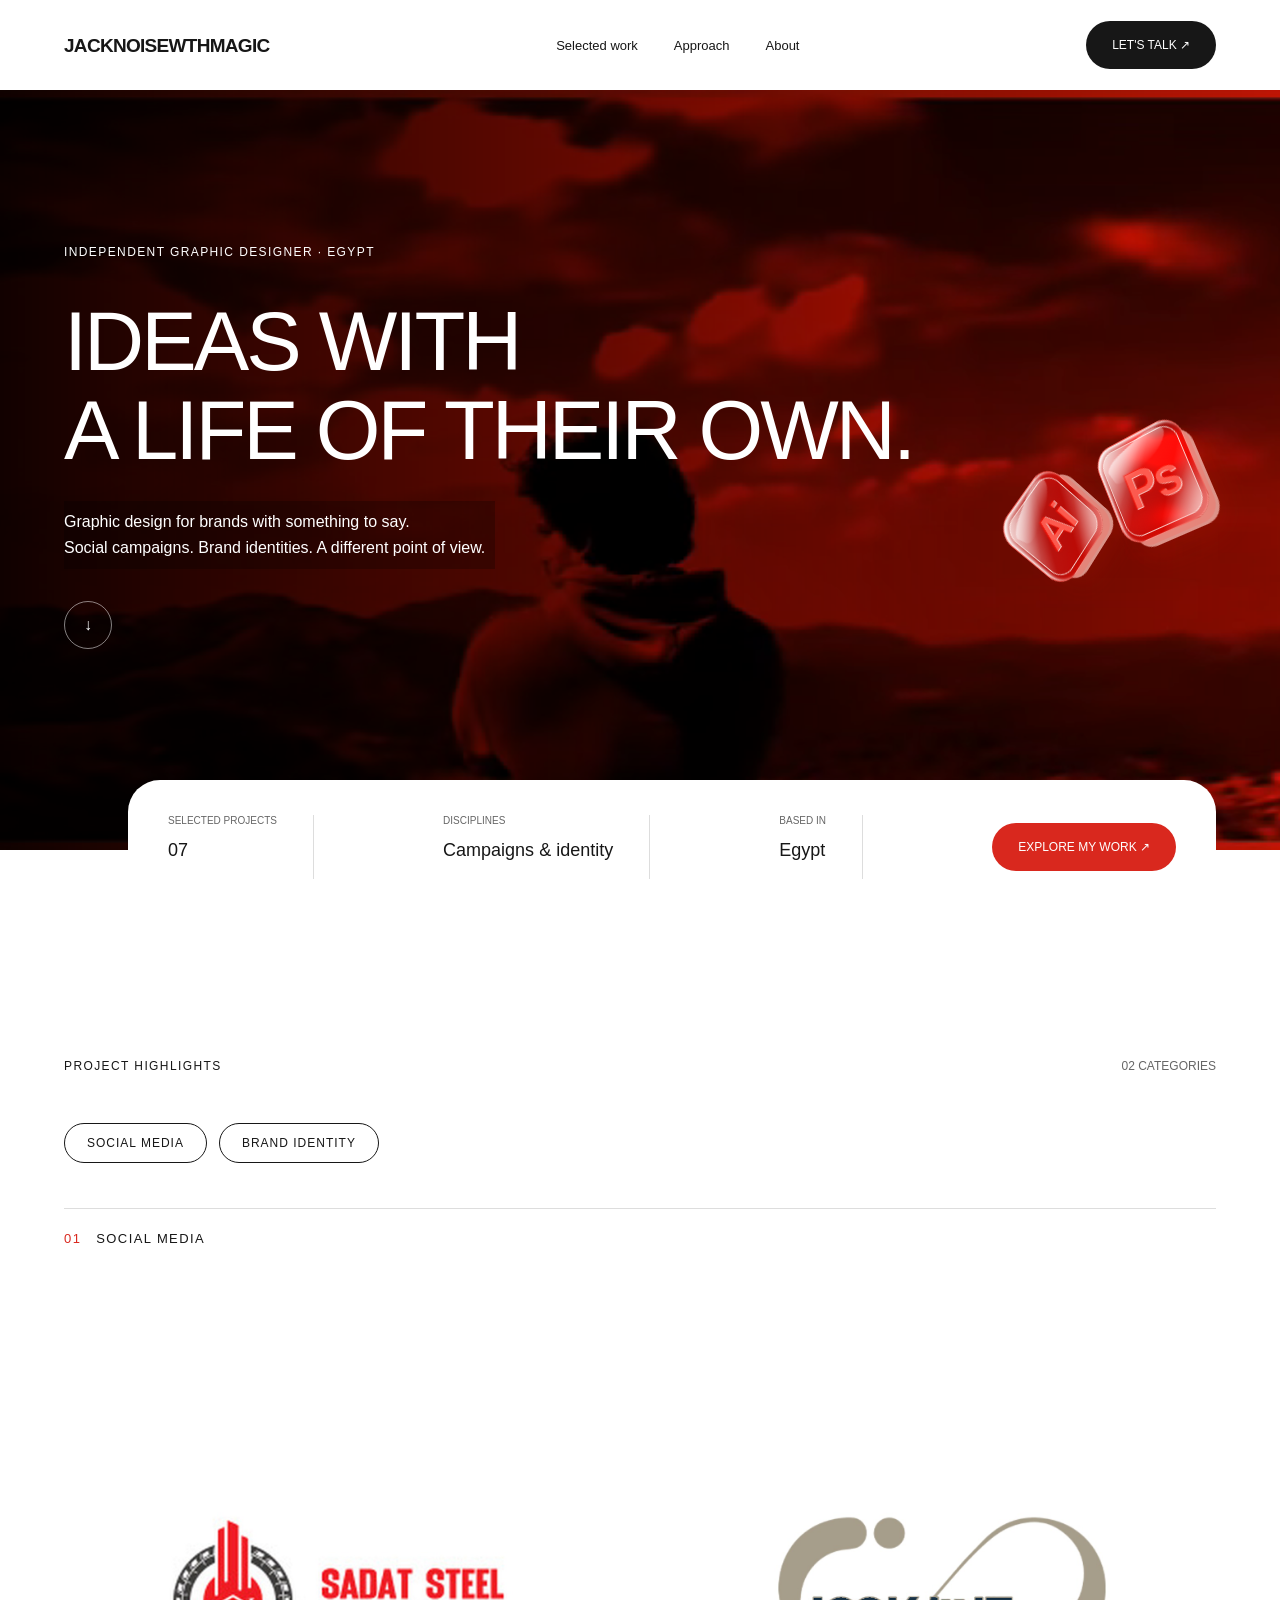
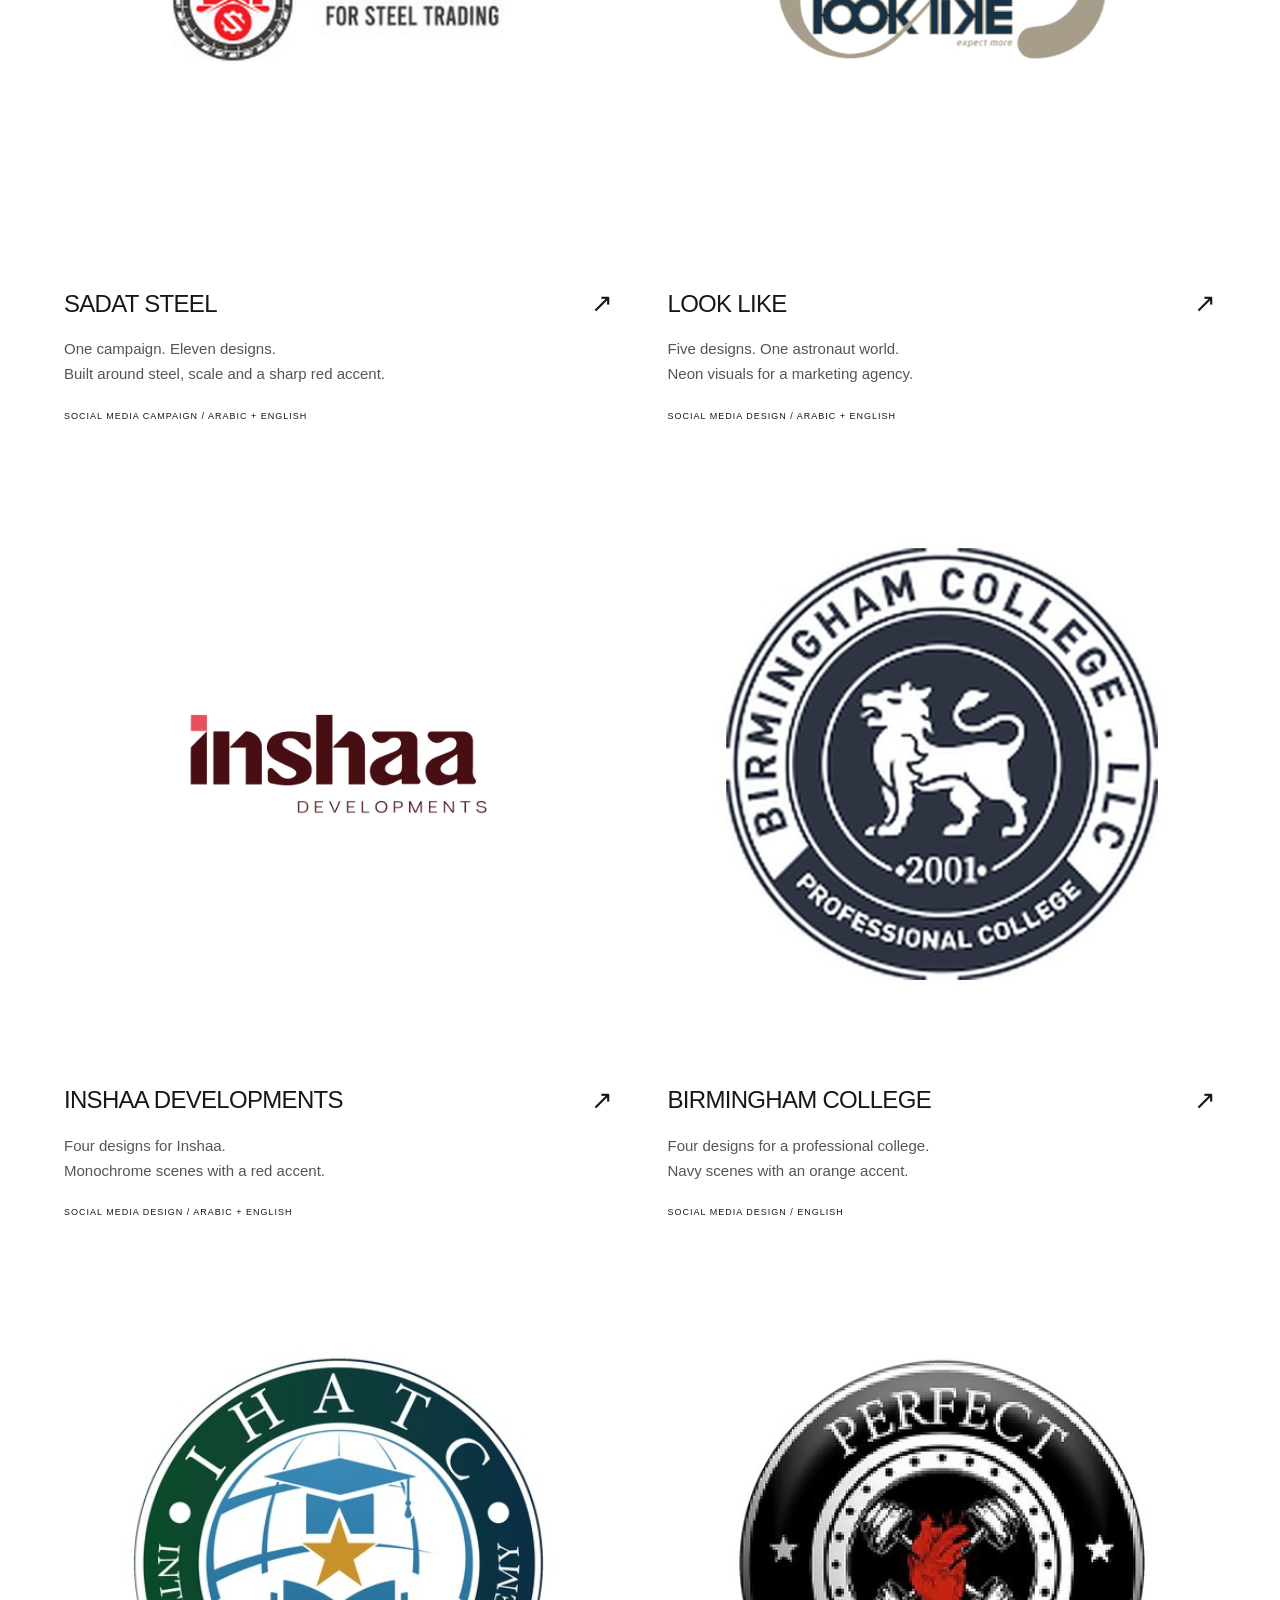
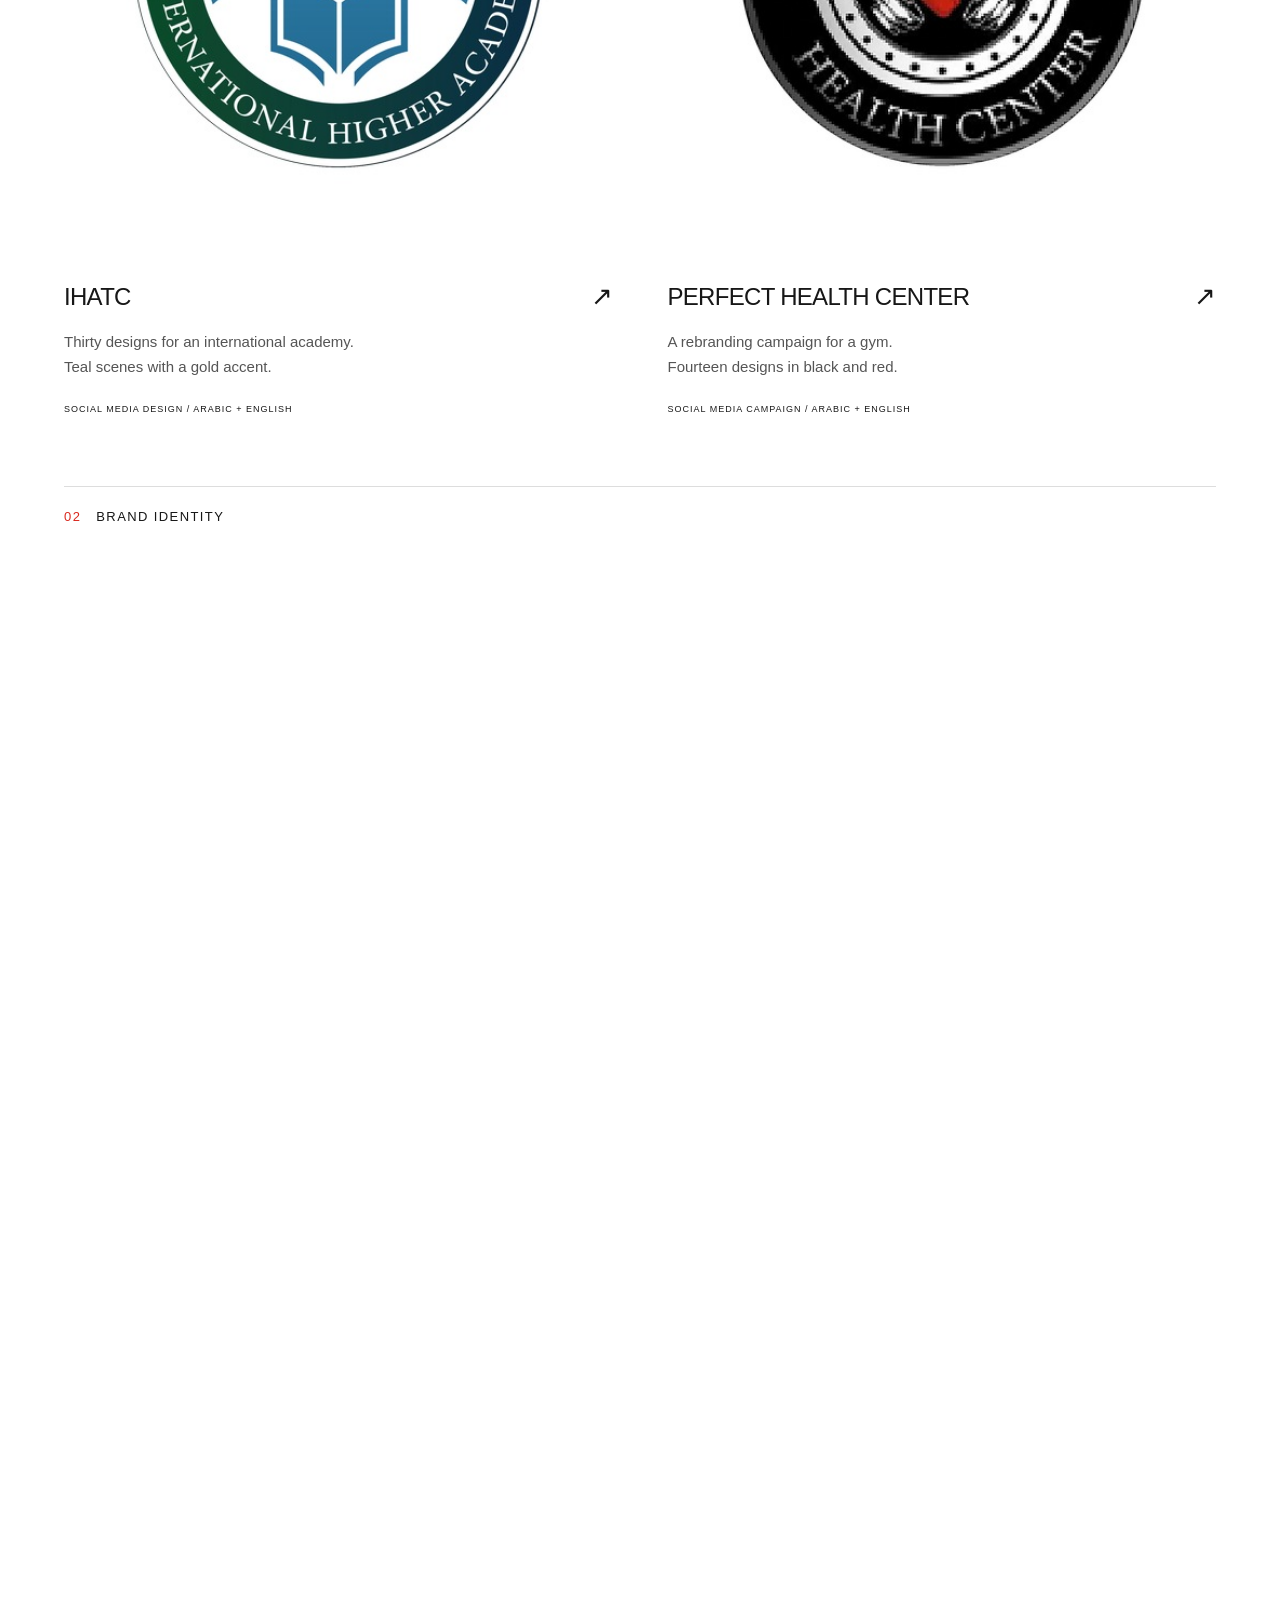
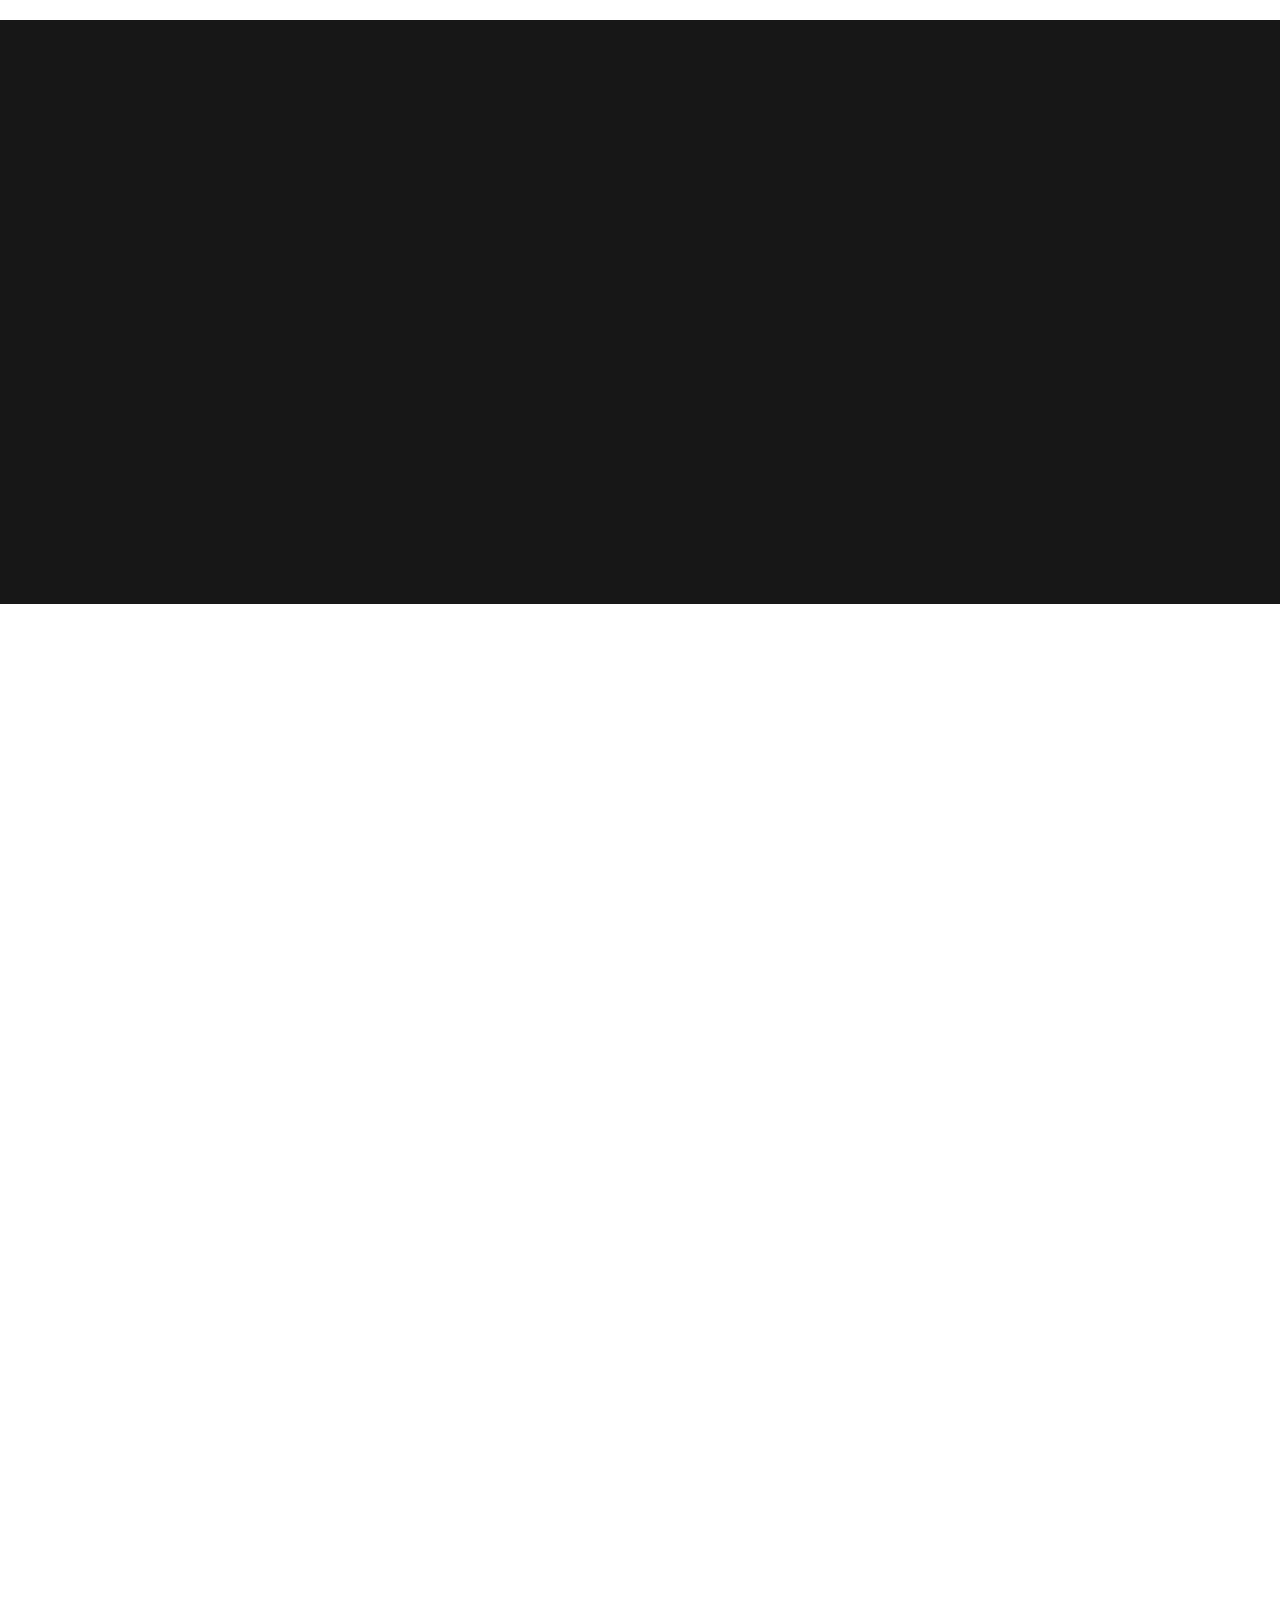
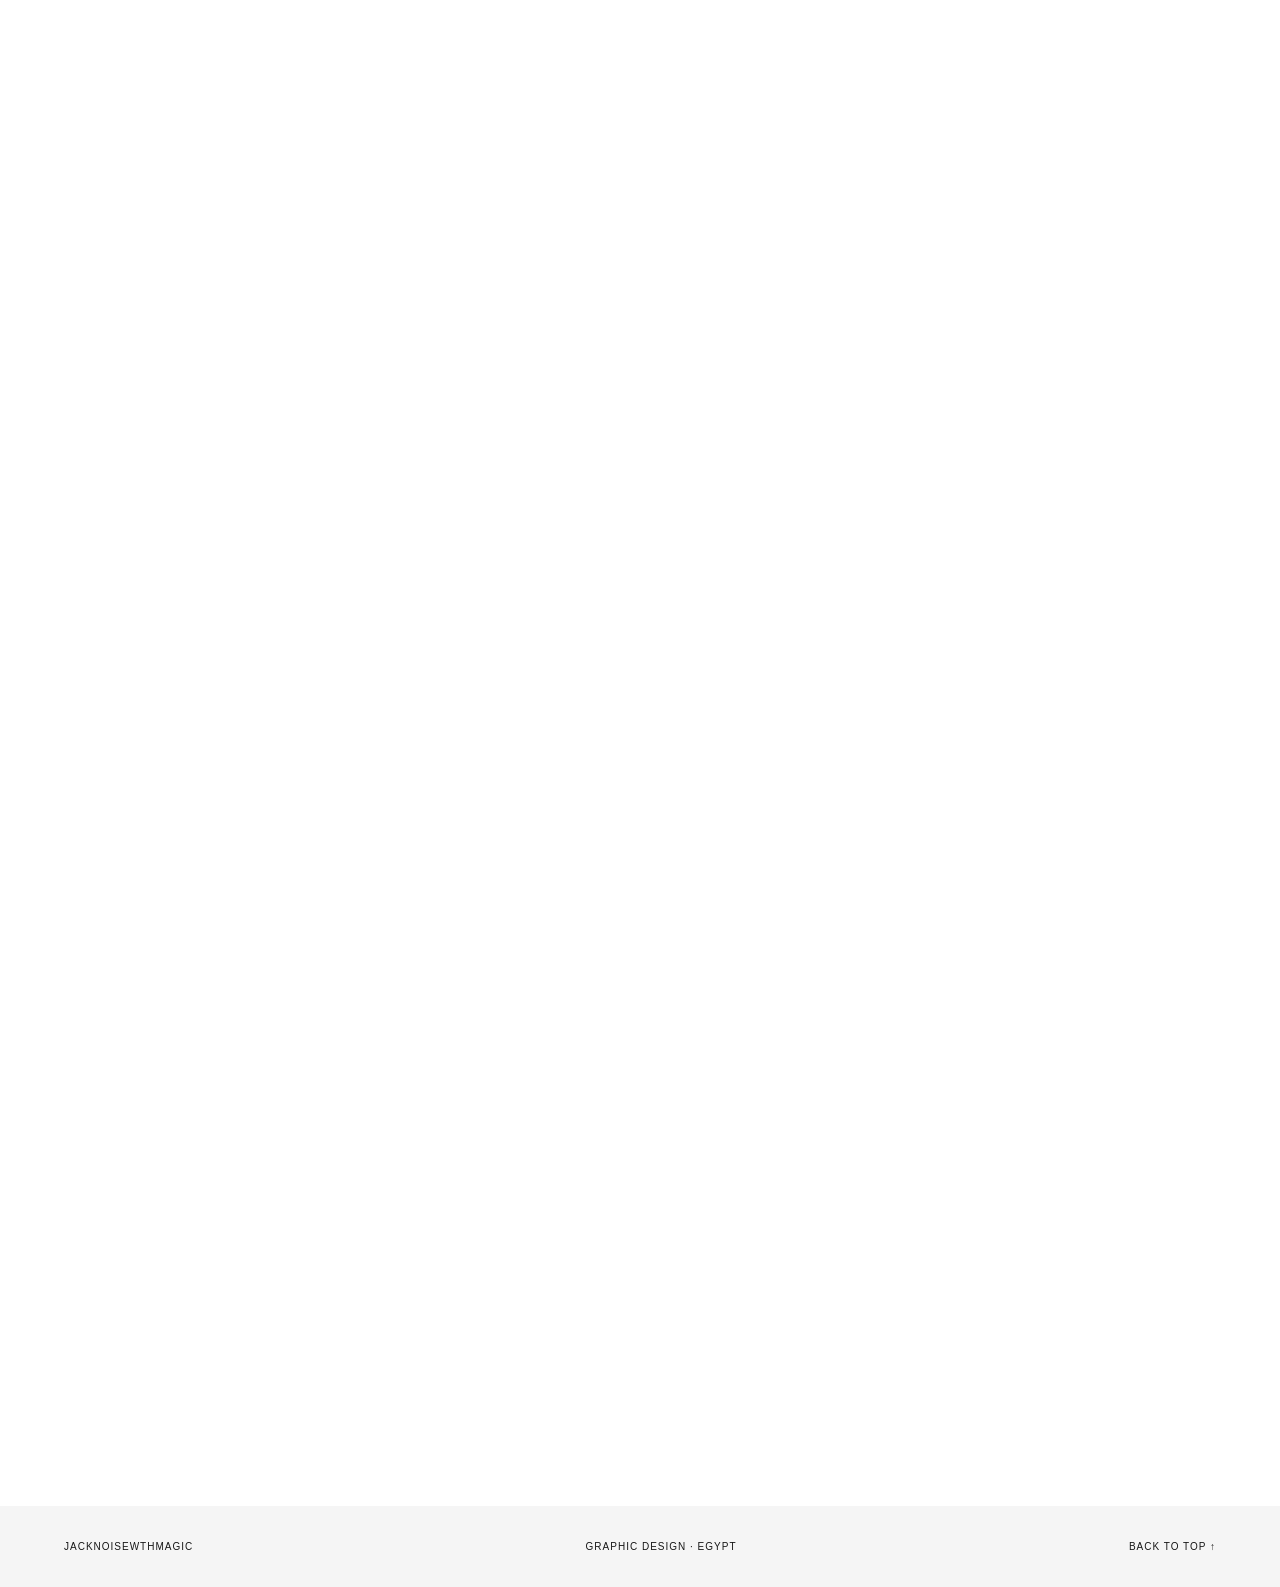
<file: index.html>
<!doctype html><html lang="en"><head><meta charset="utf-8"><meta name="viewport" content="width=device-width,initial-scale=1"><meta name="color-scheme" content="light dark"><meta name="theme-color" content="#ffffff" media="(prefers-color-scheme: light)"><meta name="theme-color" content="#0e0e0e" media="(prefers-color-scheme: dark)"><title>JACKNOISEWTHMAGIC | Graphic designer</title><meta name="description" content="Graphic design, social campaigns and brand identities by JACKNOISEWTHMAGIC."><link rel="stylesheet" href="style.css?v=8"></head><body class="fb-home"><header class="fb-nav"><a class="fb-brand" href="/">JACKNOISEWTHMAGIC</a><nav><a href="#work">Selected work</a><a href="#approach">Approach</a><a href="#about">About</a></nav><a class="fb-pill" href="mailto:apdulrhman4095@icloud.com">LET'S TALK ↗</a></header><main><section class="fb-hero"><div class="fb-hero-art"><video class="fb-hero-video" autoplay muted loop playsinline preload="metadata" poster="assets/hero-poster.jpg?v=3" aria-label="Warm orange and red motion visual"><source src="assets/hero-motion.webm?v=3" type="video/webm"><source src="assets/hero-motion.mp4?v=3" type="video/mp4"></video></div><div class="fb-hero-shade"></div><div class="fb-hero-copy"><p class="fb-kicker">INDEPENDENT GRAPHIC DESIGNER · EGYPT</p><h1>IDEAS WITH<br>A LIFE OF THEIR OWN.</h1><p>Graphic design for brands with something to say.<br>Social campaigns. Brand identities. A different point of view.</p><a class="fb-circle" href="#work" aria-label="Explore selected work">↓</a></div></section><div class="fb-icon-pair" aria-hidden="true"><div class="jn-glass-icon jn-glass-ps"><span>Ps</span></div><div class="jn-glass-icon jn-glass-ai"><span>Ai</span></div></div><section class="fb-summary" aria-label="Portfolio overview"><div><small>SELECTED PROJECTS</small><strong>07</strong></div><div><small>DISCIPLINES</small><strong>Campaigns & identity</strong></div><div><small>BASED IN</small><strong>Egypt</strong></div><a class="fb-pill fb-orange" href="#work">EXPLORE MY WORK ↗</a></section><section class="fb-work fb-wrap" id="work"><div class="fb-section-head"><p class="fb-kicker">PROJECT HIGHLIGHTS</p><span>02 CATEGORIES</span></div><div class="fb-tabs" role="tablist"><a href="#social-media">SOCIAL MEDIA</a><a href="#brand-identity">BRAND IDENTITY</a></div><div class="fb-cat" id="social-media"><h3 class="fb-cat-title"><span>01</span> SOCIAL MEDIA</h3><div class="fb-projects"><a class="fb-project" href="/work/sadat-steel/"><div class="fb-image-well"><img src="assets/logo-sadat-steel.jpg" alt="Sadat Steel logo" loading="lazy"></div><div class="fb-project-name"><h2>SADAT STEEL</h2><span>↗</span></div><p>One campaign. Eleven designs.<br>Built around steel, scale and a sharp red accent.</p><small>SOCIAL MEDIA CAMPAIGN / ARABIC + ENGLISH</small></a><a class="fb-project" href="/work/look-like/"><div class="fb-image-well"><img src="assets/logo-look-like.jpg?v=3" alt="Look Like logo" loading="lazy"></div><div class="fb-project-name"><h2>LOOK LIKE</h2><span>↗</span></div><p>Five designs. One astronaut world.<br>Neon visuals for a marketing agency.</p><small>SOCIAL MEDIA DESIGN / ARABIC + ENGLISH</small></a><a class="fb-project" href="/work/inshaa/"><div class="fb-image-well"><img src="assets/logo-inshaa.jpg?v=2" alt="Inshaa Developments logo" loading="lazy"></div><div class="fb-project-name"><h2>INSHAA DEVELOPMENTS</h2><span>↗</span></div><p>Four designs for Inshaa.<br>Monochrome scenes with a red accent.</p><small>SOCIAL MEDIA DESIGN / ARABIC + ENGLISH</small></a><a class="fb-project" href="/work/birmingham/"><div class="fb-image-well"><img src="assets/logo-birmingham.jpg?v=2" alt="Birmingham College logo" loading="lazy"></div><div class="fb-project-name"><h2>BIRMINGHAM COLLEGE</h2><span>↗</span></div><p>Four designs for a professional college.<br>Navy scenes with an orange accent.</p><small>SOCIAL MEDIA DESIGN / ENGLISH</small></a><a class="fb-project" href="/work/ihatc/"><div class="fb-image-well"><img src="assets/logo-ihatc.jpg?v=2" alt="IHATC logo" loading="lazy"></div><div class="fb-project-name"><h2>IHATC</h2><span>↗</span></div><p>Thirty designs for an international academy.<br>Teal scenes with a gold accent.</p><small>SOCIAL MEDIA DESIGN / ARABIC + ENGLISH</small></a><a class="fb-project" href="/work/perfect-gym/"><div class="fb-image-well"><img src="assets/logo-perfect-gym.jpg" alt="Perfect Health Center logo" loading="lazy"></div><div class="fb-project-name"><h2>PERFECT HEALTH CENTER</h2><span>↗</span></div><p>A rebranding campaign for a gym.<br>Fourteen designs in black and red.</p><small>SOCIAL MEDIA CAMPAIGN / ARABIC + ENGLISH</small></a></div></div><div class="fb-cat" id="brand-identity"><h3 class="fb-cat-title"><span>02</span> BRAND IDENTITY</h3><div class="fb-projects"><a class="fb-project" href="/work/caelum/"><div class="fb-image-well"><img src="assets/logo-caelum.jpg?v=2" alt="Caelum logo" loading="lazy"></div><div class="fb-project-name"><h2>CAELUM</h2><span>↗</span></div><p>A clear identity for cross-border trade.<br>From the logo to a complete visual world.</p><small>BRAND IDENTITY / IMPORT + EXPORT</small></a></div></div></section><div aria-hidden="true" class="jn-tool-trail jn-trail-1"><div aria-hidden="true" class="jn-tool jn-tool-left jn-t1a"><svg fill="none" viewbox="0 0 120 120"><defs><lineargradient gradientunits="userSpaceOnUse" id="jn-cursor-jntoolleftjnt1a" x1="10" x2="105" y1="8" y2="115"><stop stop-color="#fffaf1"></stop><stop offset=".3" stop-color="#ffb3ab" stop-opacity=".53"></stop><stop offset=".62" stop-color="#e0392e" stop-opacity=".48"></stop><stop offset="1" stop-color="#ffe3e0" stop-opacity=".92"></stop></lineargradient></defs><g fill="#e0675e" fill-opacity=".3" stroke="#ef8f88" stroke-width="1.7" transform="translate(6 7)"><path d="M30 10 L30 94 L51 74 L65 106 L79 99 L65 68 L94 65 Z"></path></g><g fill="url(#jn-cursor-jntoolleftjnt1a)" stroke="#f08a82" stroke-linejoin="round" stroke-width="1.5"><path d="M30 10 L30 94 L51 74 L65 106 L79 99 L65 68 L94 65 Z"></path></g><g fill="none" stroke="#fffaf0" stroke-opacity=".8" stroke-width="1" transform="translate(-1 -1)"><path d="M30 10 L30 94 L51 74 L65 106 L79 99 L65 68 L94 65 Z"></path></g></svg></div><div aria-hidden="true" class="jn-tool jn-tool-right jn-t1b"><svg fill="none" viewbox="0 0 120 120"><defs><lineargradient gradientunits="userSpaceOnUse" id="jn-pen-jntoolrightjnt1b" x1="10" x2="105" y1="8" y2="115"><stop stop-color="#fffaf1"></stop><stop offset=".3" stop-color="#ffb3ab" stop-opacity=".53"></stop><stop offset=".62" stop-color="#e0392e" stop-opacity=".48"></stop><stop offset="1" stop-color="#ffe3e0" stop-opacity=".92"></stop></lineargradient></defs><g fill="#e0675e" fill-opacity=".3" stroke="#ef8f88" stroke-width="1.7" transform="translate(6 7)"><path d="M60 6 L92 62 L76 92 L44 92 L28 62 Z"></path><path d="M42 98 H78 V110 H42 Z"></path><path d="M60 8 L60 54" fill="none" stroke-width="3"></path><circle cx="60" cy="60" fill="#ffeceb" r="7"></circle></g><g fill="url(#jn-pen-jntoolrightjnt1b)" stroke="#f08a82" stroke-linejoin="round" stroke-width="1.5"><path d="M60 6 L92 62 L76 92 L44 92 L28 62 Z"></path><path d="M42 98 H78 V110 H42 Z"></path><path d="M60 8 L60 54" fill="none" stroke-width="3"></path><circle cx="60" cy="60" fill="#ffeceb" r="7"></circle></g><g fill="none" stroke="#fffaf0" stroke-opacity=".8" stroke-width="1" transform="translate(-1 -1)"><path d="M60 6 L92 62 L76 92 L44 92 L28 62 Z"></path><path d="M42 98 H78 V110 H42 Z"></path><path d="M60 8 L60 54" fill="none" stroke-width="3"></path><circle cx="60" cy="60" fill="#ffeceb" r="7"></circle></g></svg></div></div><section class="fb-statement" id="approach"><p class="fb-kicker">THE WAY I SEE IT</p><h2>CLEAR IDEAS.<br>STRONG VISUALS.</h2><p>From the first impression to the smallest detail.<br>Design that gives a brand its own voice.</p></section><section class="fb-services fb-wrap"><p class="fb-kicker">WHAT I DO</p><div><article><span>01</span><h3>SOCIAL MEDIA DESIGN</h3><p>Visuals built to work together across your feed.</p></article><article><span>02</span><h3>AD CAMPAIGNS</h3><p>A clear idea carried across a series of designs.</p></article><article><span>03</span><h3>BRAND IDENTITY</h3><p>A consistent visual language for your brand.</p></article></div></section><div aria-hidden="true" class="jn-tool-trail jn-trail-3"><div aria-hidden="true" class="jn-tool jn-tool-left jn-t3a"><svg fill="none" viewbox="0 0 120 120"><defs><lineargradient gradientunits="userSpaceOnUse" id="jn-pen-jntoolleftjnt3a" x1="10" x2="105" y1="8" y2="115"><stop stop-color="#fffaf1"></stop><stop offset=".3" stop-color="#ffb3ab" stop-opacity=".53"></stop><stop offset=".62" stop-color="#e0392e" stop-opacity=".48"></stop><stop offset="1" stop-color="#ffe3e0" stop-opacity=".92"></stop></lineargradient></defs><g fill="#e0675e" fill-opacity=".3" stroke="#ef8f88" stroke-width="1.7" transform="translate(6 7)"><path d="M60 6 L92 62 L76 92 L44 92 L28 62 Z"></path><path d="M42 98 H78 V110 H42 Z"></path><path d="M60 8 L60 54" fill="none" stroke-width="3"></path><circle cx="60" cy="60" fill="#ffeceb" r="7"></circle></g><g fill="url(#jn-pen-jntoolleftjnt3a)" stroke="#f08a82" stroke-linejoin="round" stroke-width="1.5"><path d="M60 6 L92 62 L76 92 L44 92 L28 62 Z"></path><path d="M42 98 H78 V110 H42 Z"></path><path d="M60 8 L60 54" fill="none" stroke-width="3"></path><circle cx="60" cy="60" fill="#ffeceb" r="7"></circle></g><g fill="none" stroke="#fffaf0" stroke-opacity=".8" stroke-width="1" transform="translate(-1 -1)"><path d="M60 6 L92 62 L76 92 L44 92 L28 62 Z"></path><path d="M42 98 H78 V110 H42 Z"></path><path d="M60 8 L60 54" fill="none" stroke-width="3"></path><circle cx="60" cy="60" fill="#ffeceb" r="7"></circle></g></svg></div><div aria-hidden="true" class="jn-tool jn-tool-right jn-t3b"><svg fill="none" viewbox="0 0 120 120"><defs><lineargradient gradientunits="userSpaceOnUse" id="jn-type-jntoolrightjnt3b" x1="10" x2="105" y1="8" y2="115"><stop stop-color="#fffaf1"></stop><stop offset=".3" stop-color="#ffb3ab" stop-opacity=".53"></stop><stop offset=".62" stop-color="#e0392e" stop-opacity=".48"></stop><stop offset="1" stop-color="#ffe3e0" stop-opacity=".92"></stop></lineargradient></defs><g fill="#e0675e" fill-opacity=".3" stroke="#ef8f88" stroke-width="1.7" transform="translate(6 7)"><path d="M16 14 H104 V46 H81 V106 H39 V46 H16 Z"></path></g><g fill="url(#jn-type-jntoolrightjnt3b)" stroke="#f08a82" stroke-linejoin="round" stroke-width="1.5"><path d="M16 14 H104 V46 H81 V106 H39 V46 H16 Z"></path></g><g fill="none" stroke="#fffaf0" stroke-opacity=".8" stroke-width="1" transform="translate(-1 -1)"><path d="M16 14 H104 V46 H81 V106 H39 V46 H16 Z"></path></g></svg></div></div><section class="fb-about fb-wrap" id="about"><div><p class="fb-kicker">ABOUT</p><h2>JACKNOISE</h2><p class="fb-about-name">Apdulrhmn Elsayed Eljackie</p></div><div class="fb-about-copy"><p>Born in 2001. Law graduate from Sadat City. Graphic designer, brand designer and motion designer.</p><p>Two years in, I make work that gets noticed: social campaigns, brand identities and motion pieces with a point of view.</p><p>In this field I go by Jacknoise. Same person, louder ideas.</p></div><ul class="fb-about-facts" aria-label="Quick facts"><li><small>BORN</small><strong>2001</strong></li><li><small>EDUCATION</small><strong>Law graduate, Sadat City</strong></li><li><small>DISCIPLINES</small><strong>Graphic + Brand + Motion</strong></li><li><small>IN THE FIELD</small><strong>2 years</strong></li></ul></section><section class="fb-form fb-wrap" id="work-together"><div class="fb-form-intro"><p class="fb-kicker">WORK TOGETHER</p><h2>Let's work together.</h2><p>Tell me about your brand and what you need. I read every message and reply by email.</p></div><form class="fb-form-card" id="jn-form" action="https://formsubmit.co/apdulrhman4095@icloud.com" method="POST"><label><span>NAME</span><input name="name" type="text" autocomplete="name" required placeholder="Your name"></label><label><span>EMAIL</span><input name="email" type="email" autocomplete="email" required placeholder="you@brand.com"></label><label class="fb-form-wide"><span>ABOUT THE PROJECT</span><textarea name="project" rows="5" required placeholder="What are you working on?"></textarea></label><input type="text" name="_honey" tabindex="-1" autocomplete="off" style="display:none"><input type="hidden" name="_subject" value="New project enquiry from your portfolio"><input type="hidden" name="_captcha" value="false"><p class="fb-form-note fb-form-wide">I use your name and email only to reply about your project.</p><button class="fb-pill fb-orange fb-form-wide" type="submit">SEND MESSAGE ↗</button><p class="fb-form-ok fb-form-wide" role="status" hidden>Thank you. Your message was sent. I will reply by email soon.</p></form></section><section class="fb-contact" id="contact"><div class="fb-wrap"><p class="fb-kicker">HAVE A PROJECT IN MIND?</p><h2>LET'S MAKE<br>SOME NOISE.</h2><a class="fb-email" href="mailto:apdulrhman4095@icloud.com">apdulrhman4095@icloud.com ↗</a><div class="fb-socials"><a href="https://www.instagram.com/jacknoisewthmagic" target="_blank" rel="noopener noreferrer">Instagram ↗</a><a href="https://www.facebook.com/apdulrhmn.elsayed/" target="_blank" rel="noopener noreferrer">Facebook ↗</a></div></div></section></main><footer class="fb-footer"><span>JACKNOISEWTHMAGIC</span><span>GRAPHIC DESIGN · EGYPT</span><a href="#">BACK TO TOP ↑</a></footer><script src="hero-video.js"></script><script src="form.js"></script><script src="motion.js"></script></body></html>
</file>
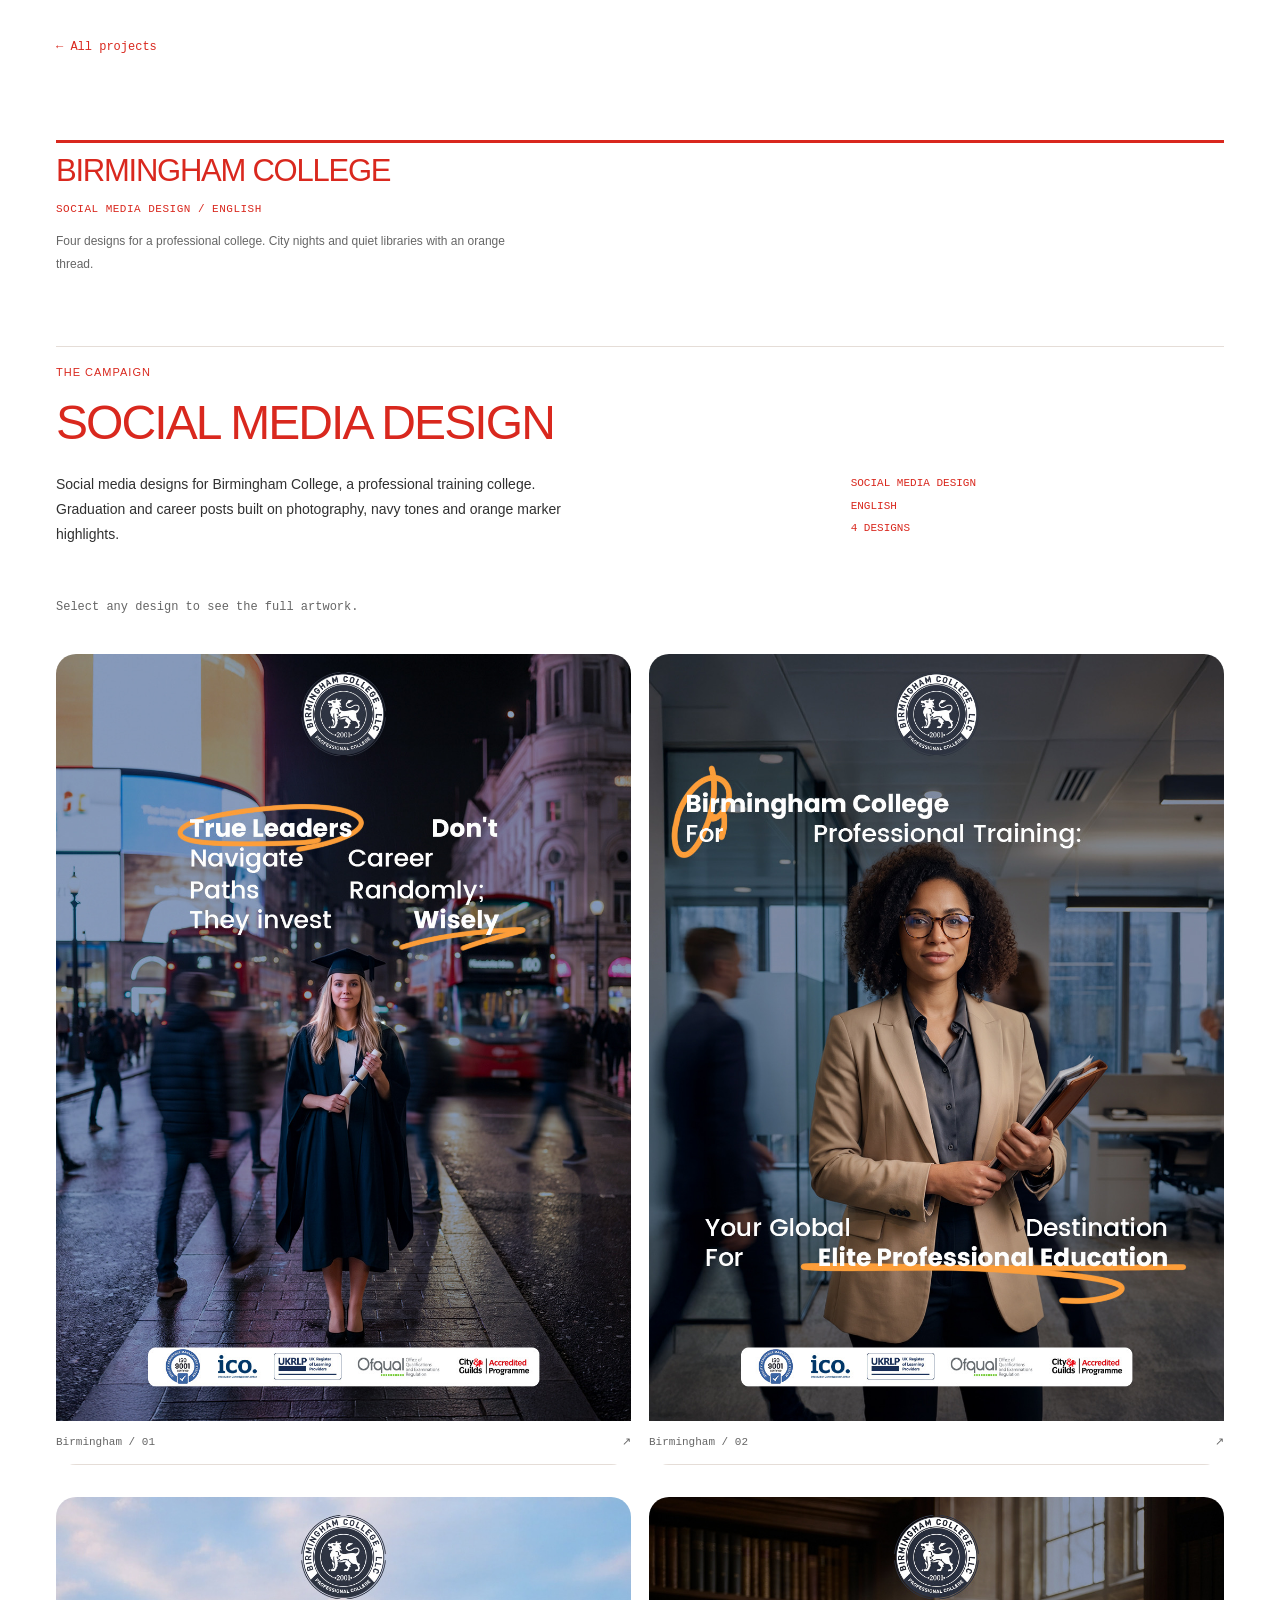
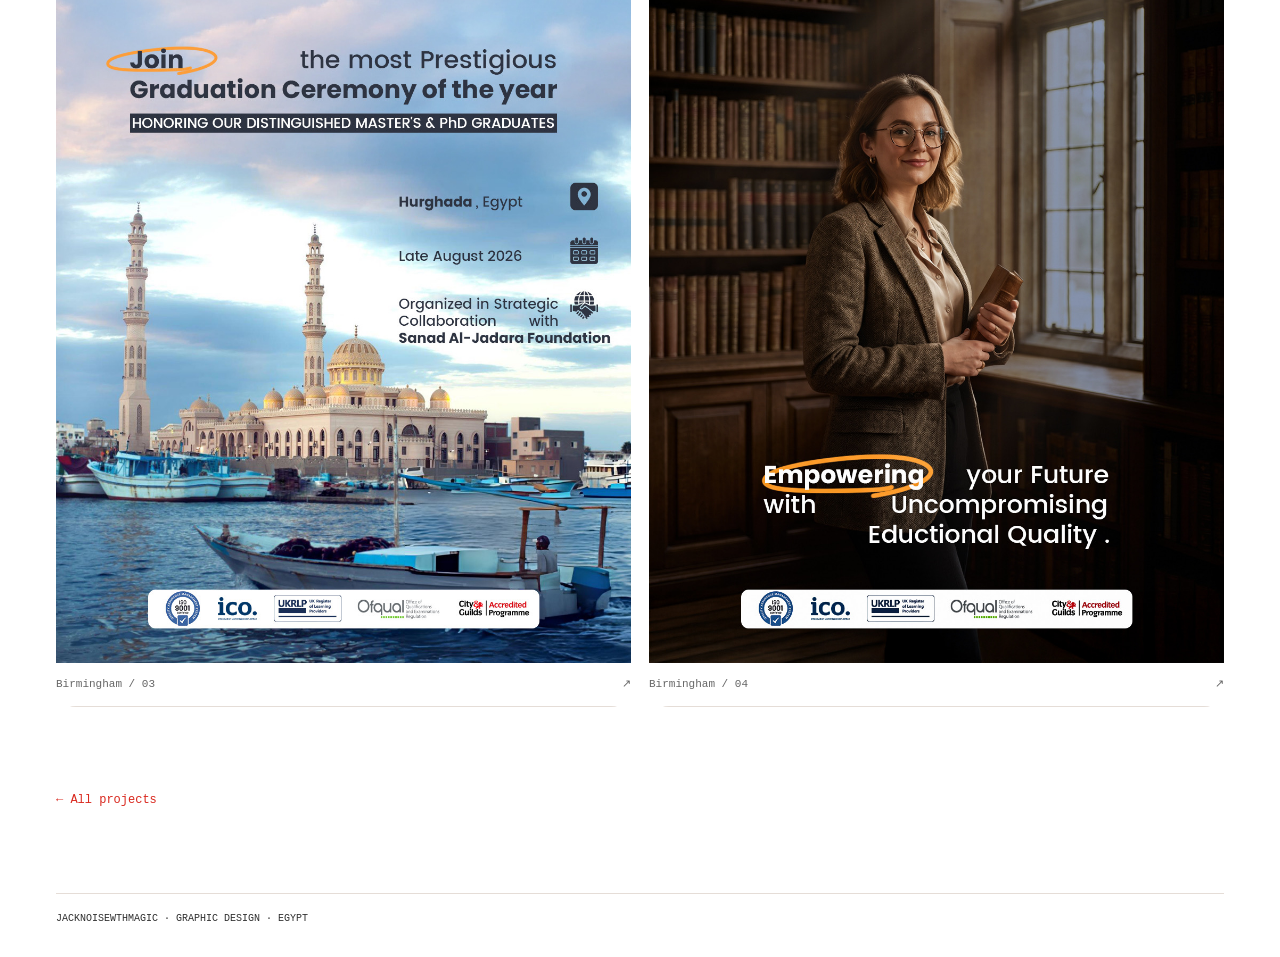
<file: work/birmingham/index.html>
<!doctype html><html lang="en"><head><meta charset="utf-8"><meta name="viewport" content="width=device-width,initial-scale=1"><base href="/"><title>Birmingham College | JACKNOISEWTHMAGIC</title><meta name="description" content="JACKNOISEWTHMAGIC. Graphic design, social media campaigns and brand identity from Egypt."><link rel="stylesheet" href="style.css"><script src="app.js" defer></script></head><body><div class="jn-portfolio"><main dir="ltr" lang="en" class="file-card" data-width="fluid"><a href="./" class="jn-back file-hover-underline">← All projects</a><header class="file-header"><h1 class="file-title">Birmingham College</h1><p class="file-fact">SOCIAL MEDIA DESIGN / ENGLISH</p><p class="file-intro">Four designs for a professional college. City nights and quiet libraries with an orange thread.</p></header><section class="file-group" aria-labelledby=":R4:"><hgroup class="file-group-head"><p class="file-group-label">THE CAMPAIGN</p><h2 id=":R4:" class="file-group-heading">Social media design</h2></hgroup><div class="jn-project-info"><p class="file-p">Social media designs for Birmingham College, a professional training college. Graduation and career posts built on photography, navy tones and orange marker highlights.</p><div class="jn-project-meta"><span>SOCIAL MEDIA DESIGN</span><span>ENGLISH</span><span>4 DESIGNS</span></div></div><p class="jn-gallery-hint">Select any design to see the full artwork.</p><div class="jn-grid"><button class="jn-art" type="button" aria-label="Open design 1 of 4: Night city street graduation portrait with career headline and orange marker circles"><img src="assets/birmingham-1.jpg" alt="Night city street graduation portrait with career headline and orange marker circles" loading="eager"/><span class="jn-art-footer"><span>Birmingham / 01</span><span aria-hidden="true">↗</span></span></button><button class="jn-art" type="button" aria-label="Open design 2 of 4: Office portrait with elite professional education headline and orange underline"><img src="assets/birmingham-2.jpg" alt="Office portrait with elite professional education headline and orange underline" loading="eager"/><span class="jn-art-footer"><span>Birmingham / 02</span><span aria-hidden="true">↗</span></span></button><button class="jn-art" type="button" aria-label="Open design 3 of 4: Graduation ceremony announcement over Hurghada marina and mosque skyline"><img src="assets/birmingham-3.jpg" alt="Graduation ceremony announcement over Hurghada marina and mosque skyline" loading="eager"/><span class="jn-art-footer"><span>Birmingham / 03</span><span aria-hidden="true">↗</span></span></button><button class="jn-art" type="button" aria-label="Open design 4 of 4: Library portrait with empowering future headline and orange marker circle"><img src="assets/birmingham-4.jpg" alt="Library portrait with empowering future headline and orange marker circle" loading="eager"/><span class="jn-art-footer"><span>Birmingham / 04</span><span aria-hidden="true">↗</span></span></button></div></section><a href="./" class="jn-back file-hover-underline">← All projects</a><footer class="file-closing">JACKNOISEWTHMAGIC · Graphic design · Egypt</footer></main></div></body></html>
</file>
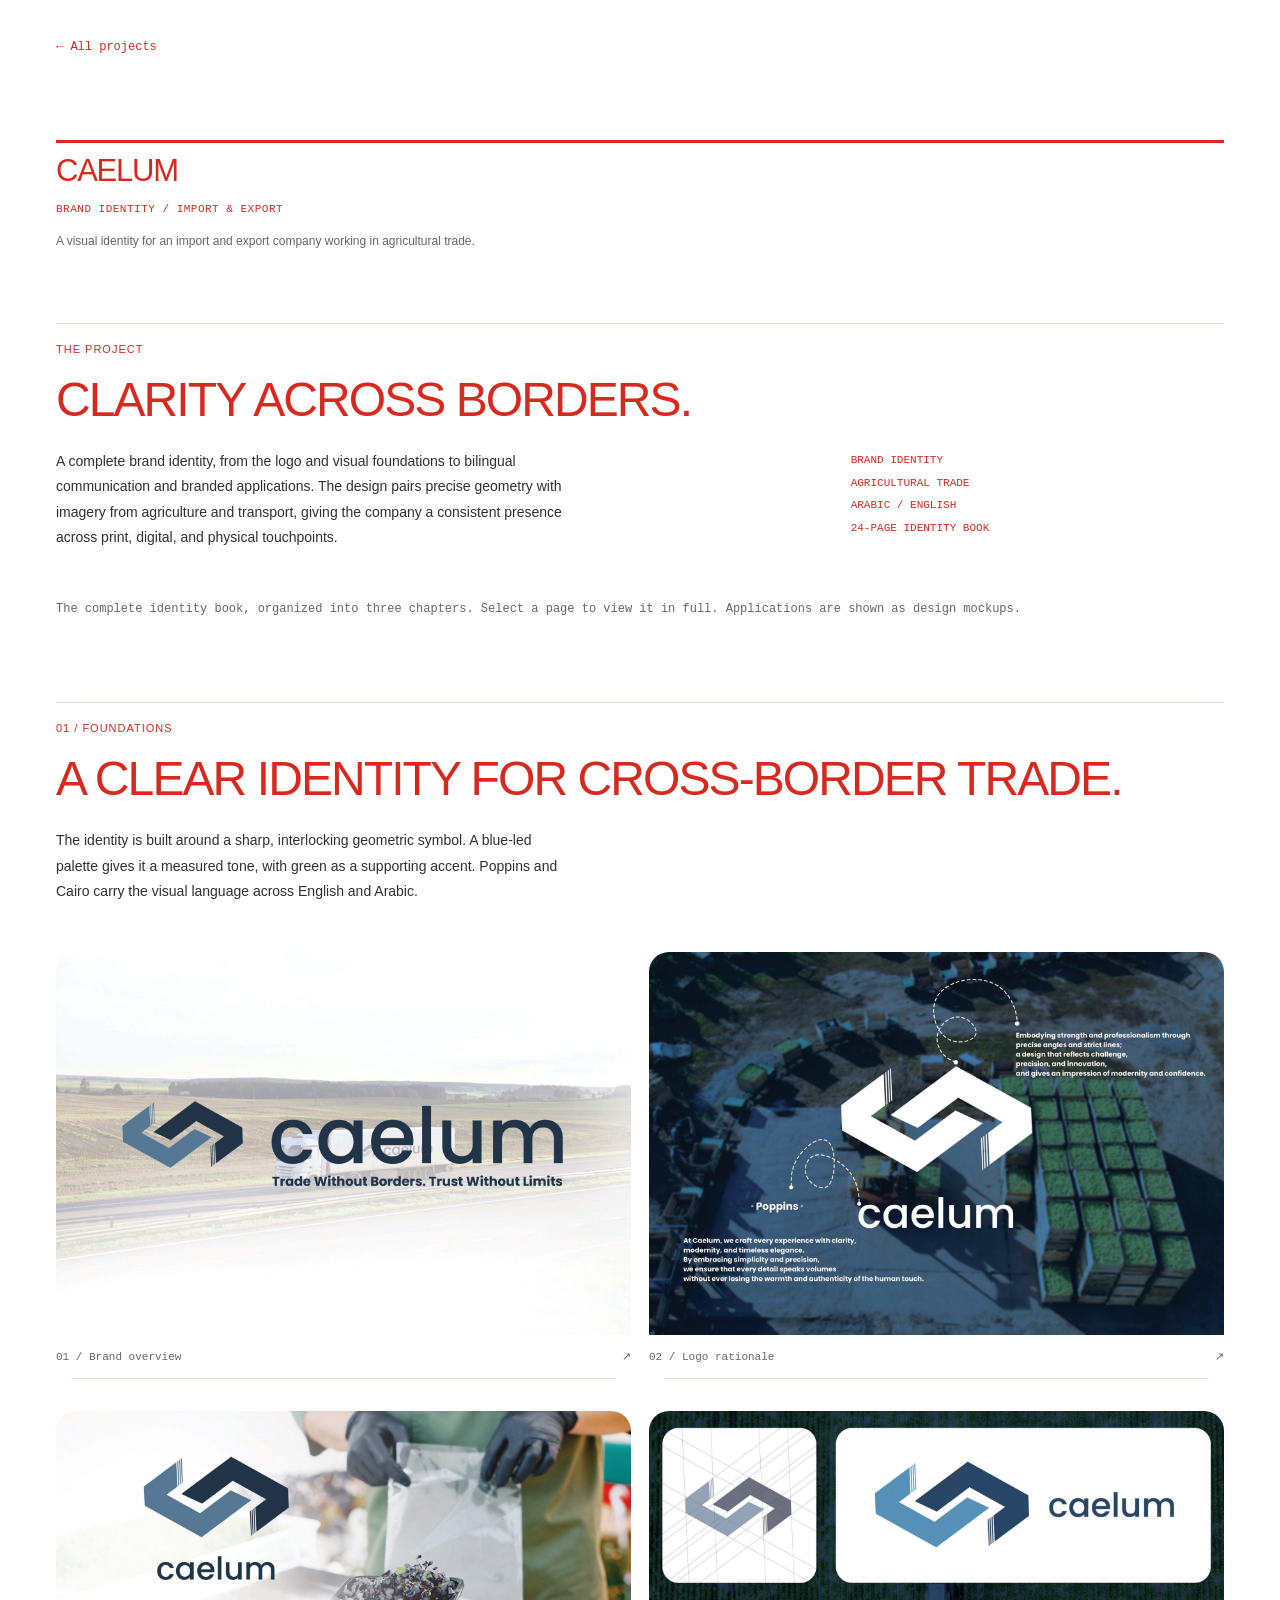
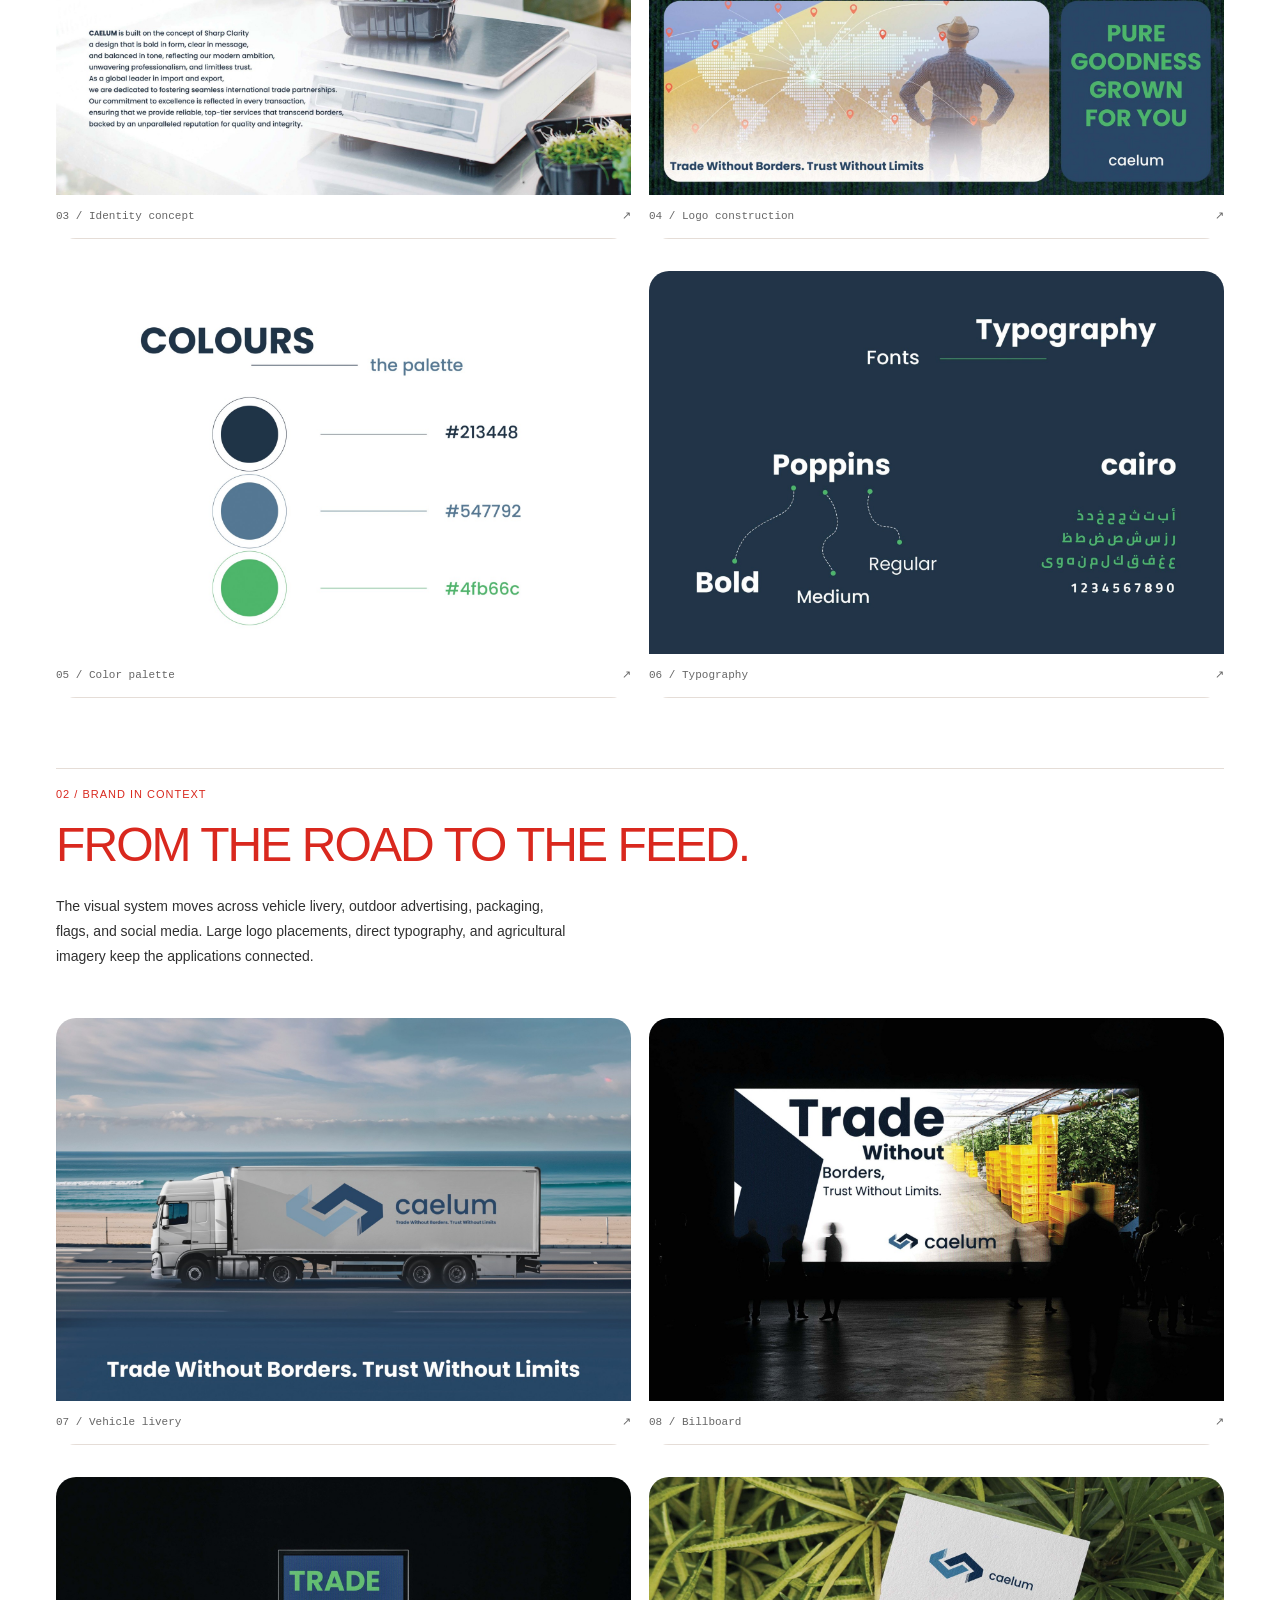
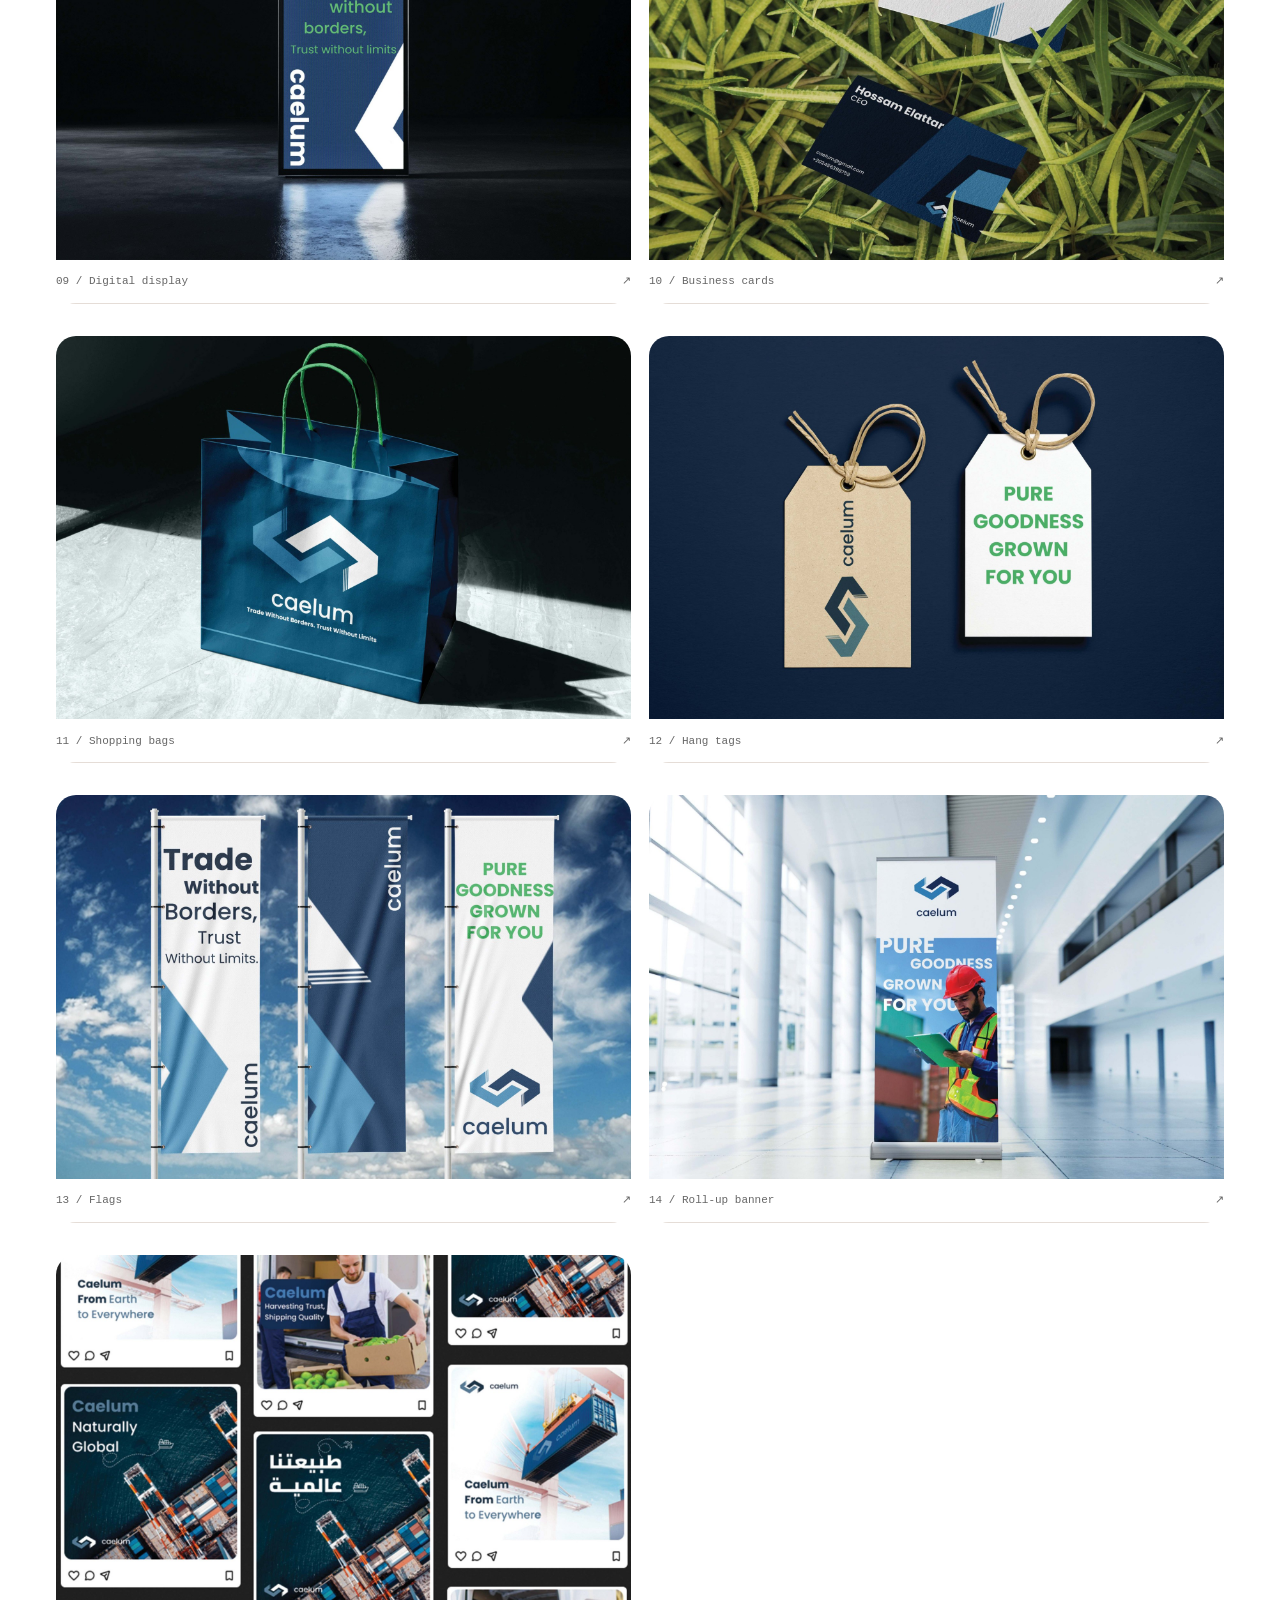
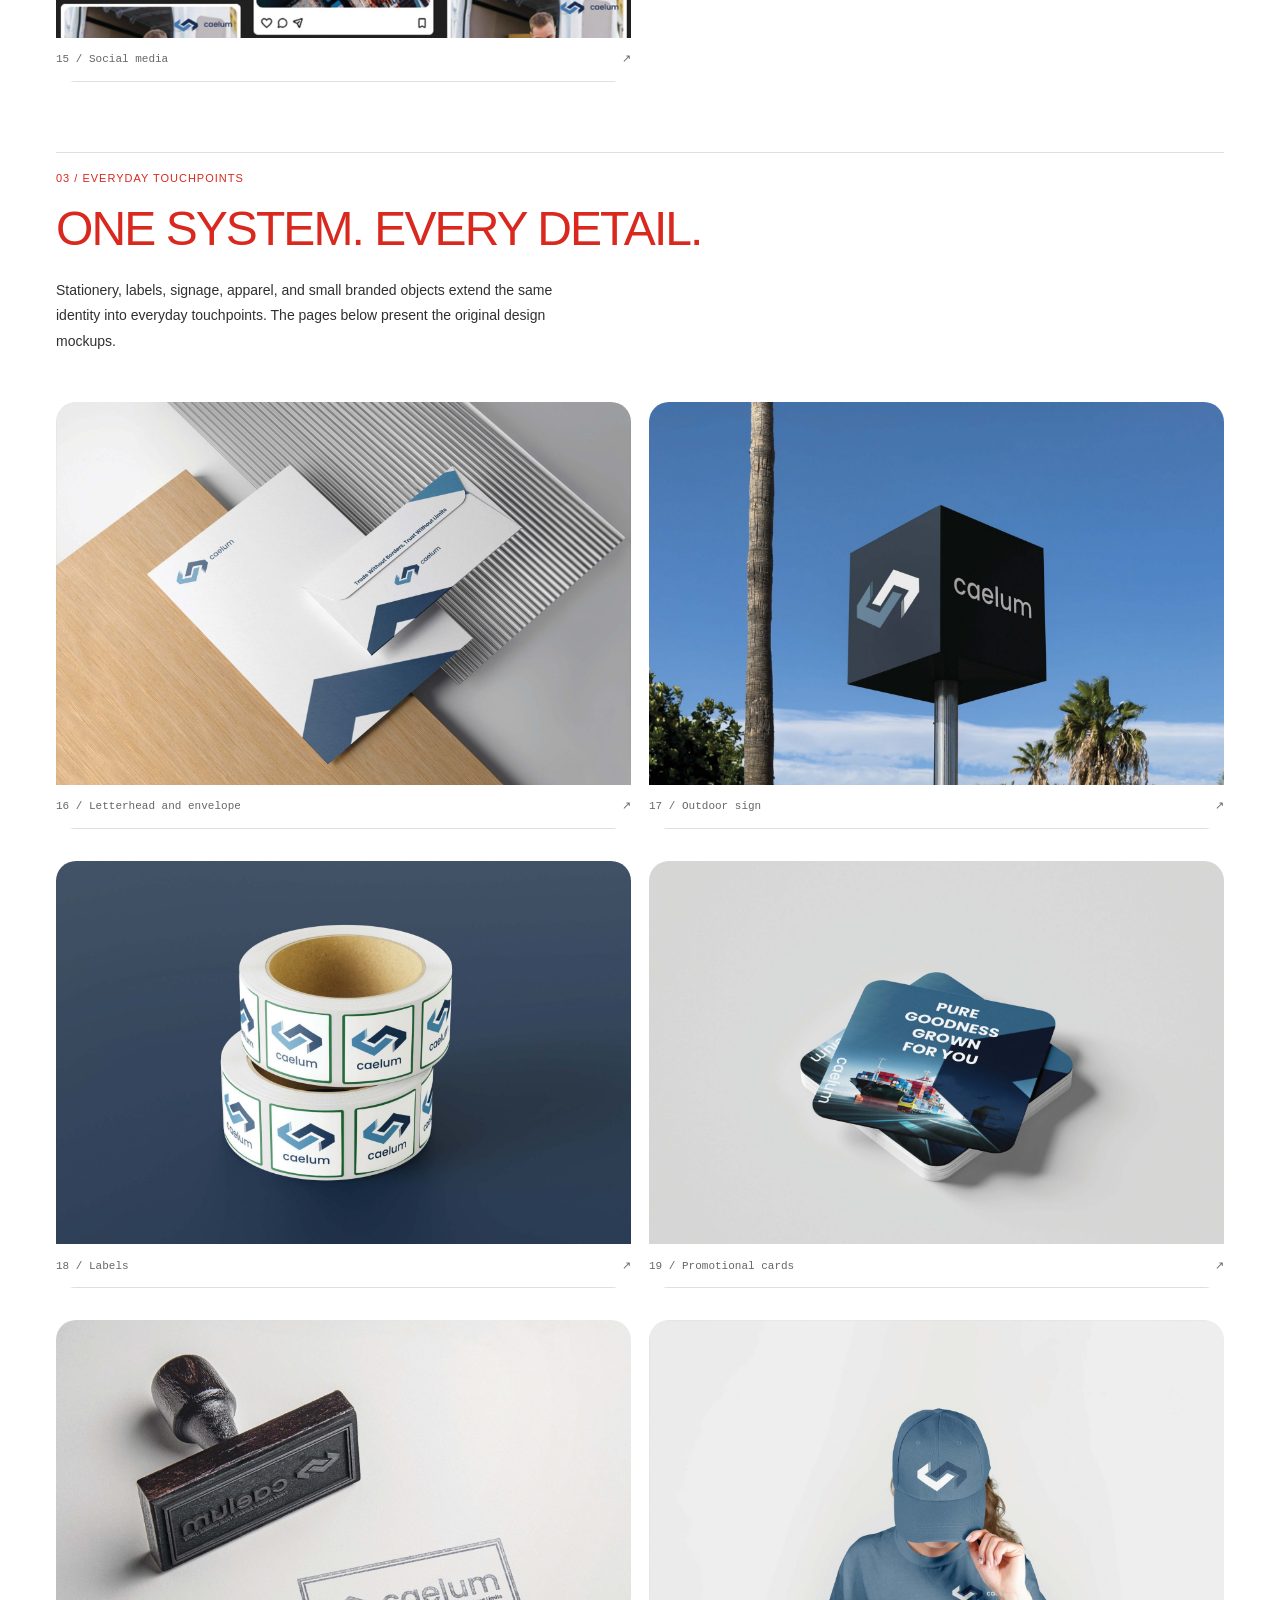
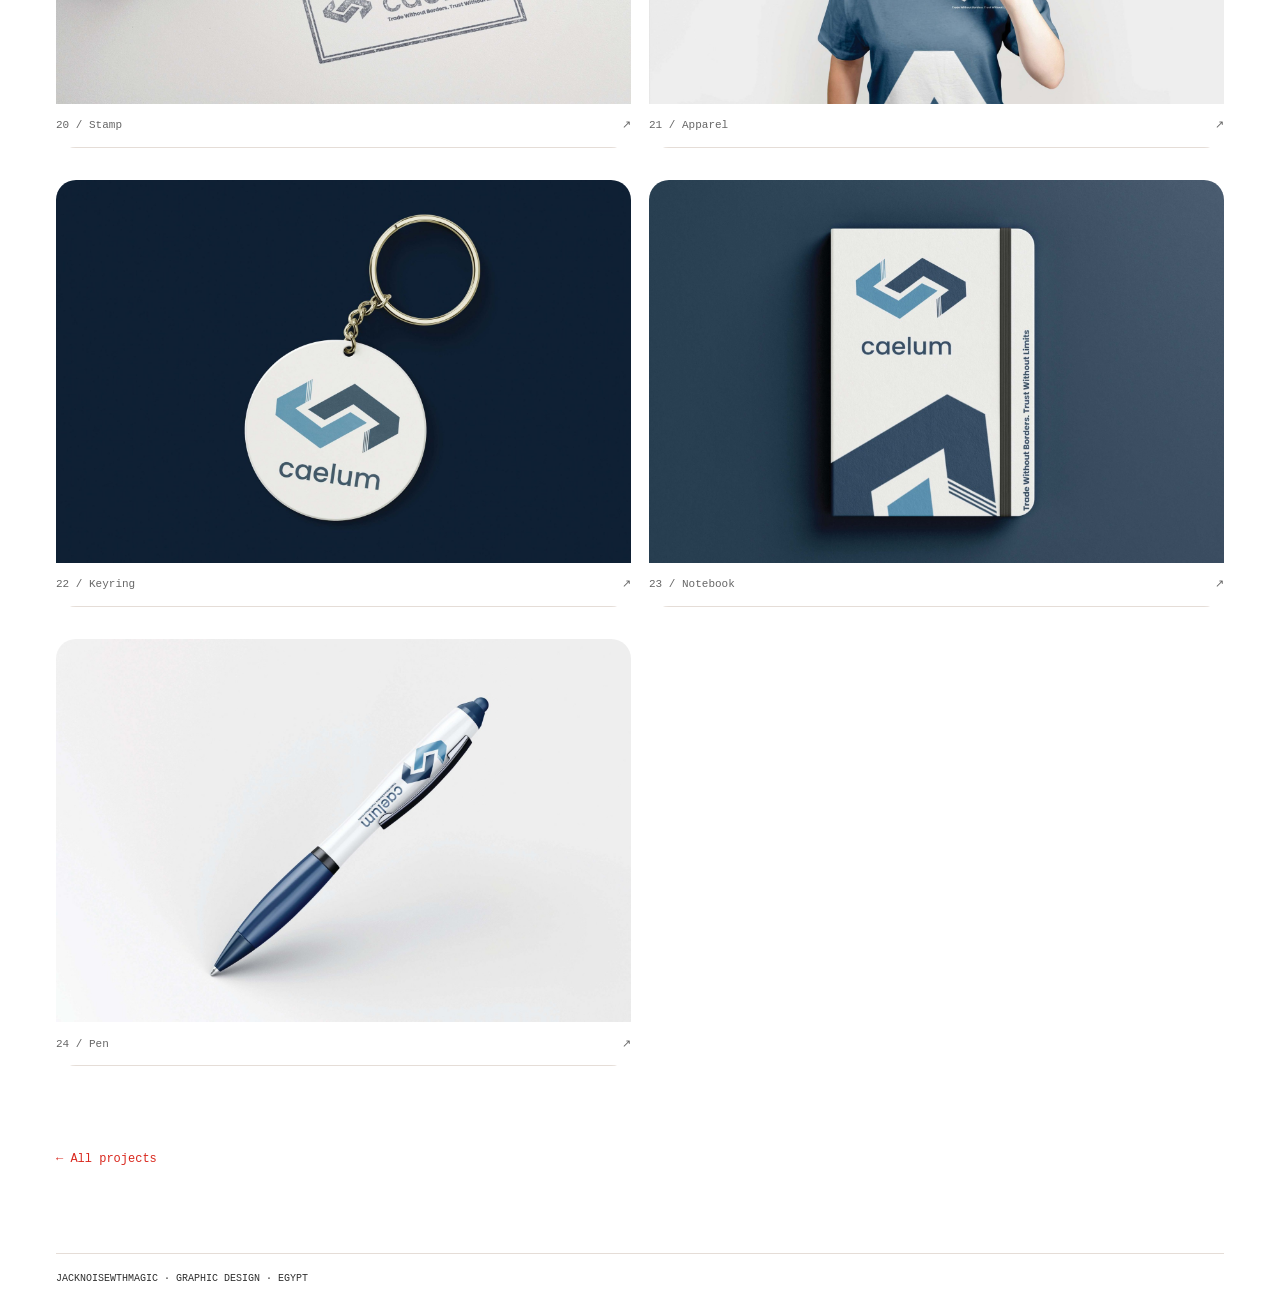
<file: work/caelum/index.html>
<!doctype html><html lang="en"><head><meta charset="utf-8"><meta name="viewport" content="width=device-width,initial-scale=1"><base href="/"><title>caelum | JACKNOISEWTHMAGIC</title><meta name="description" content="JACKNOISEWTHMAGIC. Graphic design, social media campaigns and brand identity from Egypt."><link rel="stylesheet" href="style.css"><script src="app.js" defer></script></head><body><div class="jn-portfolio"><main dir="ltr" lang="en" class="file-card" data-width="fluid"><a href="./" class="jn-back file-hover-underline">← All projects</a><header class="file-header"><h1 class="file-title">caelum</h1><p class="file-fact">BRAND IDENTITY / IMPORT &amp; EXPORT</p><p class="file-intro">A visual identity for an import and export company working in agricultural trade.</p></header><section class="file-group" aria-labelledby=":R3:"><hgroup class="file-group-head"><p class="file-group-label">THE PROJECT</p><h2 id=":R3:" class="file-group-heading">Clarity across borders.</h2></hgroup><div class="jn-project-info"><p class="file-p">A complete brand identity, from the logo and visual foundations to bilingual communication and branded applications. The design pairs precise geometry with imagery from agriculture and transport, giving the company a consistent presence across print, digital, and physical touchpoints.</p><div class="jn-project-meta"><span>BRAND IDENTITY</span><span>AGRICULTURAL TRADE</span><span>ARABIC / ENGLISH</span><span>24-PAGE IDENTITY BOOK</span></div></div><p class="jn-gallery-hint">The complete identity book, organized into three chapters. Select a page to view it in full. Applications are shown as design mockups.</p></section><section class="file-group" aria-labelledby=":Rc:"><hgroup class="file-group-head"><p class="file-group-label">01 / FOUNDATIONS</p><h2 id=":Rc:" class="file-group-heading">A clear identity for cross-border trade.</h2></hgroup><p class="file-p">The identity is built around a sharp, interlocking geometric symbol. A blue-led palette gives it a measured tone, with green as a supporting accent. Poppins and Cairo carry the visual language across English and Arabic.</p><div class="jn-grid jn-caelum-gallery"><button class="jn-art" type="button" aria-label="Open page 1 of 24: Brand overview"><img src="assets/6d19882b7676a9cd.jpg" alt="caelum brand identity: brand overview" loading="eager"/><span class="jn-art-footer"><span>01 / Brand overview</span><span aria-hidden="true">↗</span></span></button><button class="jn-art" type="button" aria-label="Open page 2 of 24: Logo rationale"><img src="assets/7fc8dba7147abd81.jpg" alt="caelum brand identity: logo rationale" loading="eager"/><span class="jn-art-footer"><span>02 / Logo rationale</span><span aria-hidden="true">↗</span></span></button><button class="jn-art" type="button" aria-label="Open page 3 of 24: Identity concept"><img src="assets/7396a9adff5a60a2.jpg" alt="caelum brand identity: identity concept" loading="eager"/><span class="jn-art-footer"><span>03 / Identity concept</span><span aria-hidden="true">↗</span></span></button><button class="jn-art" type="button" aria-label="Open page 4 of 24: Logo construction"><img src="assets/aee11e225e25df2d.jpg" alt="caelum brand identity: logo construction" loading="eager"/><span class="jn-art-footer"><span>04 / Logo construction</span><span aria-hidden="true">↗</span></span></button><button class="jn-art" type="button" aria-label="Open page 5 of 24: Color palette"><img src="assets/d5f2969c7d568aae.jpg" alt="caelum brand identity: color palette" loading="eager"/><span class="jn-art-footer"><span>05 / Color palette</span><span aria-hidden="true">↗</span></span></button><button class="jn-art" type="button" aria-label="Open page 6 of 24: Typography"><img src="assets/a52291366a7ce367.jpg" alt="caelum brand identity: typography" loading="eager"/><span class="jn-art-footer"><span>06 / Typography</span><span aria-hidden="true">↗</span></span></button></div></section><section class="file-group" aria-labelledby=":Rk:"><hgroup class="file-group-head"><p class="file-group-label">02 / BRAND IN CONTEXT</p><h2 id=":Rk:" class="file-group-heading">From the road to the feed.</h2></hgroup><p class="file-p">The visual system moves across vehicle livery, outdoor advertising, packaging, flags, and social media. Large logo placements, direct typography, and agricultural imagery keep the applications connected.</p><div class="jn-grid jn-caelum-gallery"><button class="jn-art" type="button" aria-label="Open page 7 of 24: Vehicle livery"><img src="assets/f0b2c0911d4b987d.jpg" alt="caelum brand identity: vehicle livery" loading="eager"/><span class="jn-art-footer"><span>07 / Vehicle livery</span><span aria-hidden="true">↗</span></span></button><button class="jn-art" type="button" aria-label="Open page 8 of 24: Billboard"><img src="assets/c877fbb8b6847880.jpg" alt="caelum brand identity: billboard" loading="eager"/><span class="jn-art-footer"><span>08 / Billboard</span><span aria-hidden="true">↗</span></span></button><button class="jn-art" type="button" aria-label="Open page 9 of 24: Digital display"><img src="assets/a3d27cdbe98cf375.jpg" alt="caelum brand identity: digital display" loading="eager"/><span class="jn-art-footer"><span>09 / Digital display</span><span aria-hidden="true">↗</span></span></button><button class="jn-art" type="button" aria-label="Open page 10 of 24: Business cards"><img src="assets/eb2f0e60d78af104.jpg" alt="caelum brand identity: business cards" loading="eager"/><span class="jn-art-footer"><span>10 / Business cards</span><span aria-hidden="true">↗</span></span></button><button class="jn-art" type="button" aria-label="Open page 11 of 24: Shopping bags"><img src="assets/030537f82fefa7b1.jpg" alt="caelum brand identity: shopping bags" loading="eager"/><span class="jn-art-footer"><span>11 / Shopping bags</span><span aria-hidden="true">↗</span></span></button><button class="jn-art" type="button" aria-label="Open page 12 of 24: Hang tags"><img src="assets/dcf4b9cb8b86782f.jpg" alt="caelum brand identity: hang tags" loading="eager"/><span class="jn-art-footer"><span>12 / Hang tags</span><span aria-hidden="true">↗</span></span></button><button class="jn-art" type="button" aria-label="Open page 13 of 24: Flags"><img src="assets/4c06ee231ade40ae.jpg" alt="caelum brand identity: flags" loading="eager"/><span class="jn-art-footer"><span>13 / Flags</span><span aria-hidden="true">↗</span></span></button><button class="jn-art" type="button" aria-label="Open page 14 of 24: Roll-up banner"><img src="assets/9a1de5f162c5168d.jpg" alt="caelum brand identity: roll-up banner" loading="eager"/><span class="jn-art-footer"><span>14 / Roll-up banner</span><span aria-hidden="true">↗</span></span></button><button class="jn-art" type="button" aria-label="Open page 15 of 24: Social media"><img src="assets/808460d783b599f8.jpg" alt="caelum brand identity: social media" loading="eager"/><span class="jn-art-footer"><span>15 / Social media</span><span aria-hidden="true">↗</span></span></button></div></section><section class="file-group" aria-labelledby=":Rs:"><hgroup class="file-group-head"><p class="file-group-label">03 / EVERYDAY TOUCHPOINTS</p><h2 id=":Rs:" class="file-group-heading">One system. Every detail.</h2></hgroup><p class="file-p">Stationery, labels, signage, apparel, and small branded objects extend the same identity into everyday touchpoints. The pages below present the original design mockups.</p><div class="jn-grid jn-caelum-gallery"><button class="jn-art" type="button" aria-label="Open page 16 of 24: Letterhead and envelope"><img src="assets/5aa47f163ebbf9ed.jpg" alt="caelum brand identity: letterhead and envelope" loading="eager"/><span class="jn-art-footer"><span>16 / Letterhead and envelope</span><span aria-hidden="true">↗</span></span></button><button class="jn-art" type="button" aria-label="Open page 17 of 24: Outdoor sign"><img src="assets/c0728c53fa2b2ed0.jpg" alt="caelum brand identity: outdoor sign" loading="eager"/><span class="jn-art-footer"><span>17 / Outdoor sign</span><span aria-hidden="true">↗</span></span></button><button class="jn-art" type="button" aria-label="Open page 18 of 24: Labels"><img src="assets/a60ddbbf95c58e9d.jpg" alt="caelum brand identity: labels" loading="eager"/><span class="jn-art-footer"><span>18 / Labels</span><span aria-hidden="true">↗</span></span></button><button class="jn-art" type="button" aria-label="Open page 19 of 24: Promotional cards"><img src="assets/23589e3fc89ffafc.jpg" alt="caelum brand identity: promotional cards" loading="eager"/><span class="jn-art-footer"><span>19 / Promotional cards</span><span aria-hidden="true">↗</span></span></button><button class="jn-art" type="button" aria-label="Open page 20 of 24: Stamp"><img src="assets/2c1f7071d5a6f5b4.jpg" alt="caelum brand identity: stamp" loading="eager"/><span class="jn-art-footer"><span>20 / Stamp</span><span aria-hidden="true">↗</span></span></button><button class="jn-art" type="button" aria-label="Open page 21 of 24: Apparel"><img src="assets/1f072a5d9536df50.jpg" alt="caelum brand identity: apparel" loading="eager"/><span class="jn-art-footer"><span>21 / Apparel</span><span aria-hidden="true">↗</span></span></button><button class="jn-art" type="button" aria-label="Open page 22 of 24: Keyring"><img src="assets/a2017cbd858a53d3.jpg" alt="caelum brand identity: keyring" loading="eager"/><span class="jn-art-footer"><span>22 / Keyring</span><span aria-hidden="true">↗</span></span></button><button class="jn-art" type="button" aria-label="Open page 23 of 24: Notebook"><img src="assets/5e6cdee0661afe09.jpg" alt="caelum brand identity: notebook" loading="eager"/><span class="jn-art-footer"><span>23 / Notebook</span><span aria-hidden="true">↗</span></span></button><button class="jn-art" type="button" aria-label="Open page 24 of 24: Pen"><img src="assets/f07a3f64ad4574c8.jpg" alt="caelum brand identity: pen" loading="eager"/><span class="jn-art-footer"><span>24 / Pen</span><span aria-hidden="true">↗</span></span></button></div></section><a href="./" class="jn-back file-hover-underline">← All projects</a><footer class="file-closing">JACKNOISEWTHMAGIC · Graphic design · Egypt</footer></main></div></body></html>
</file>
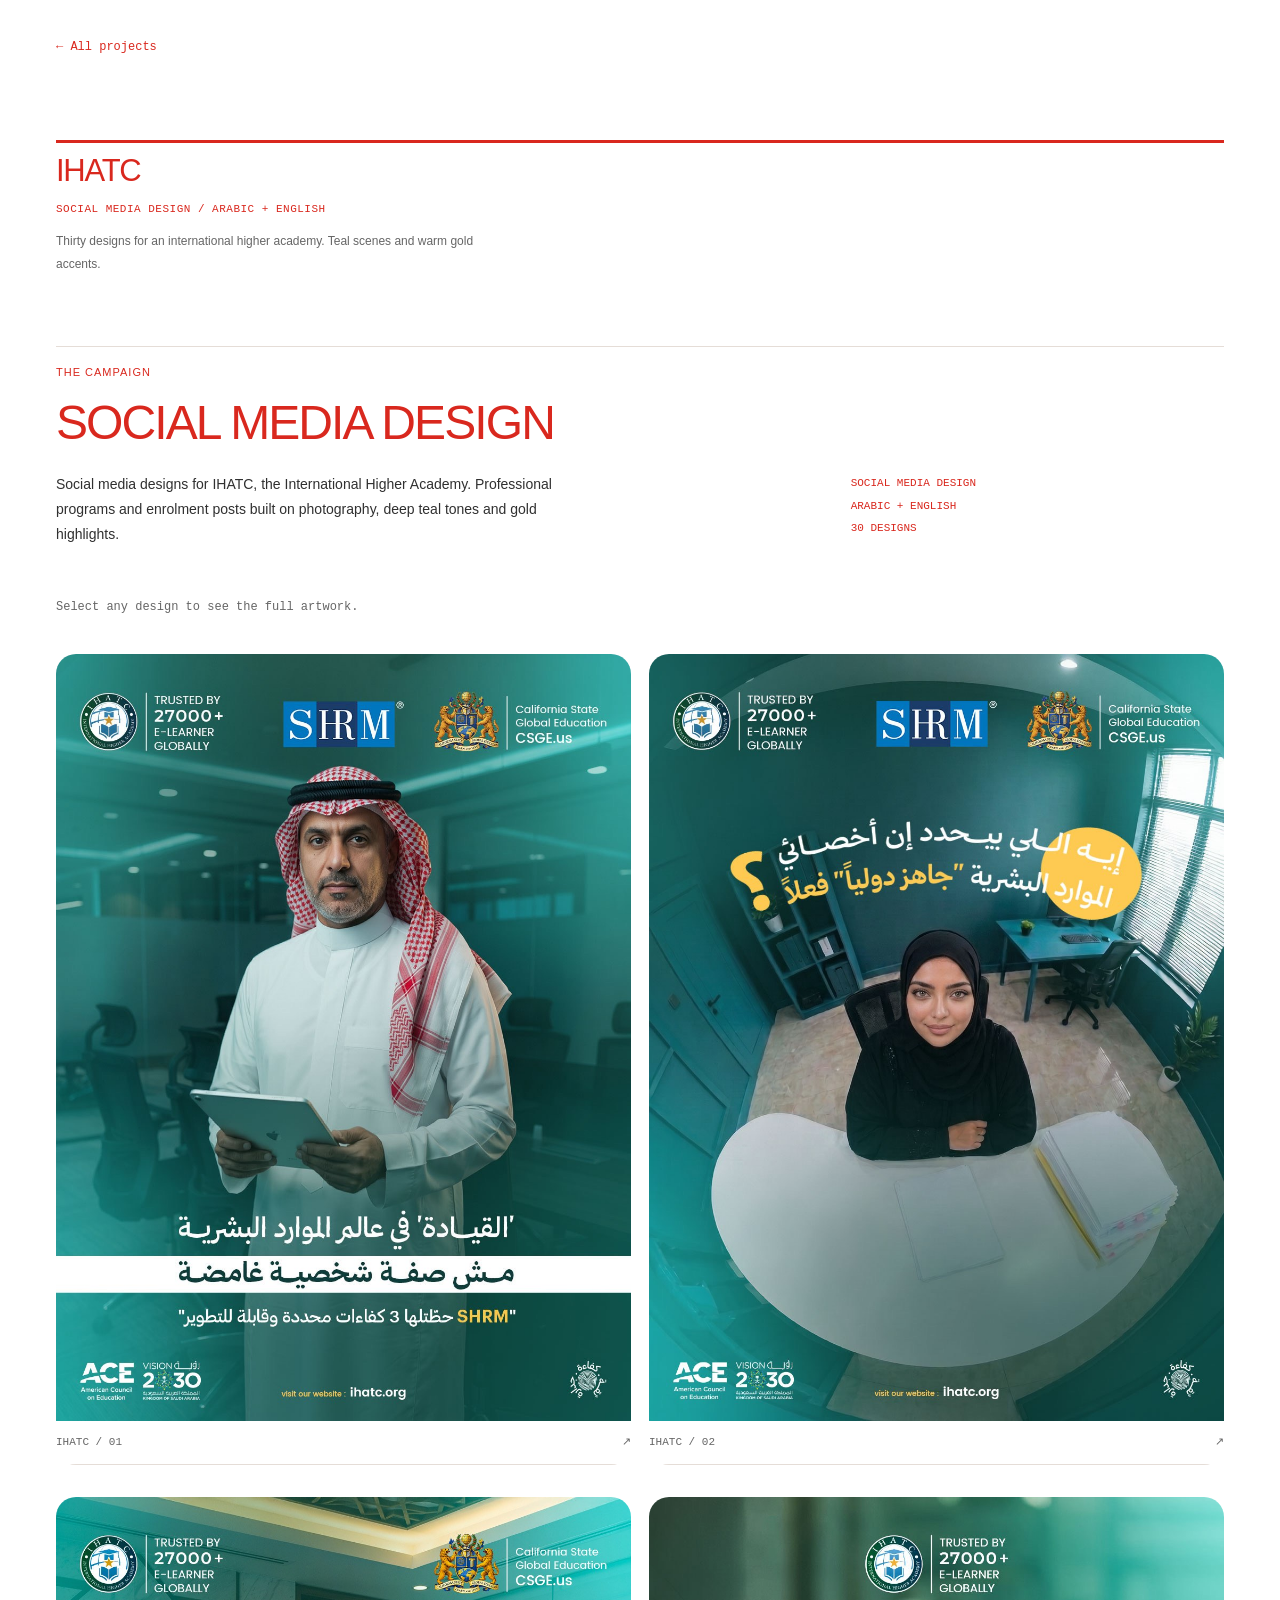
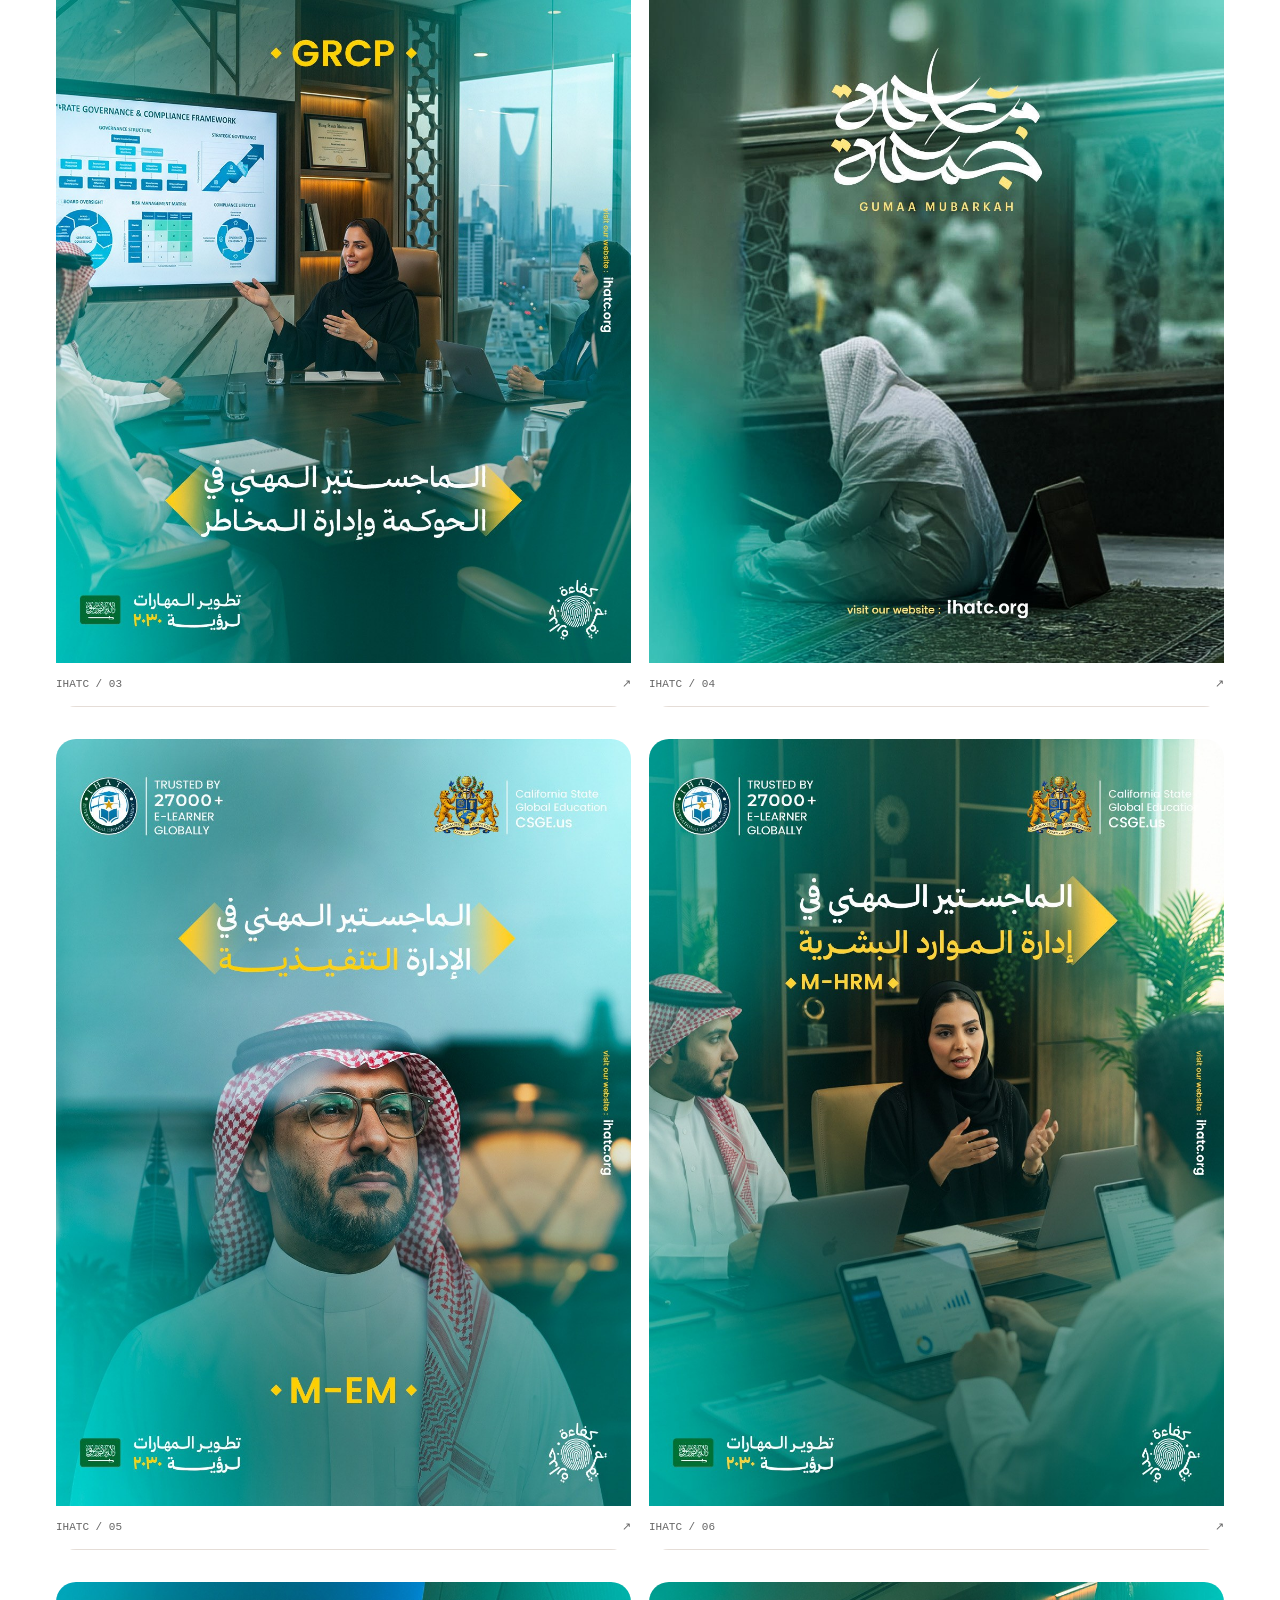
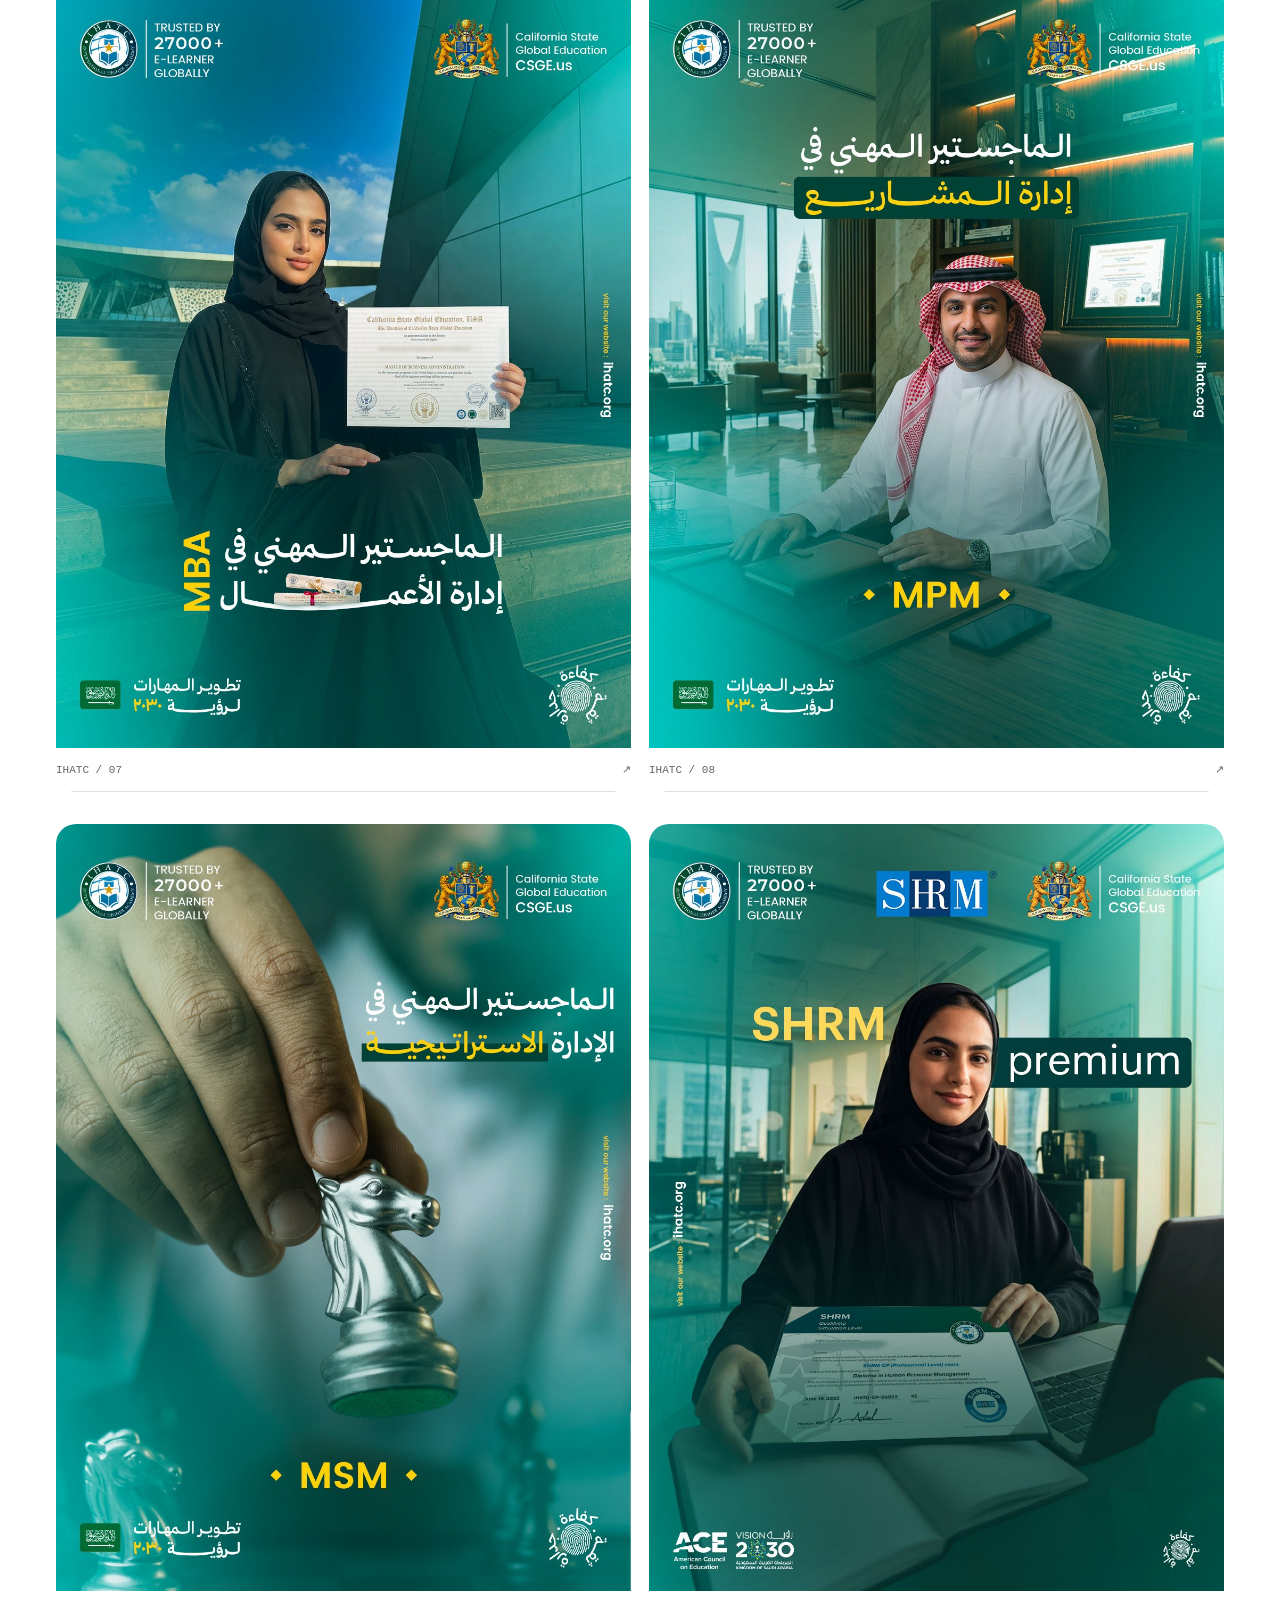
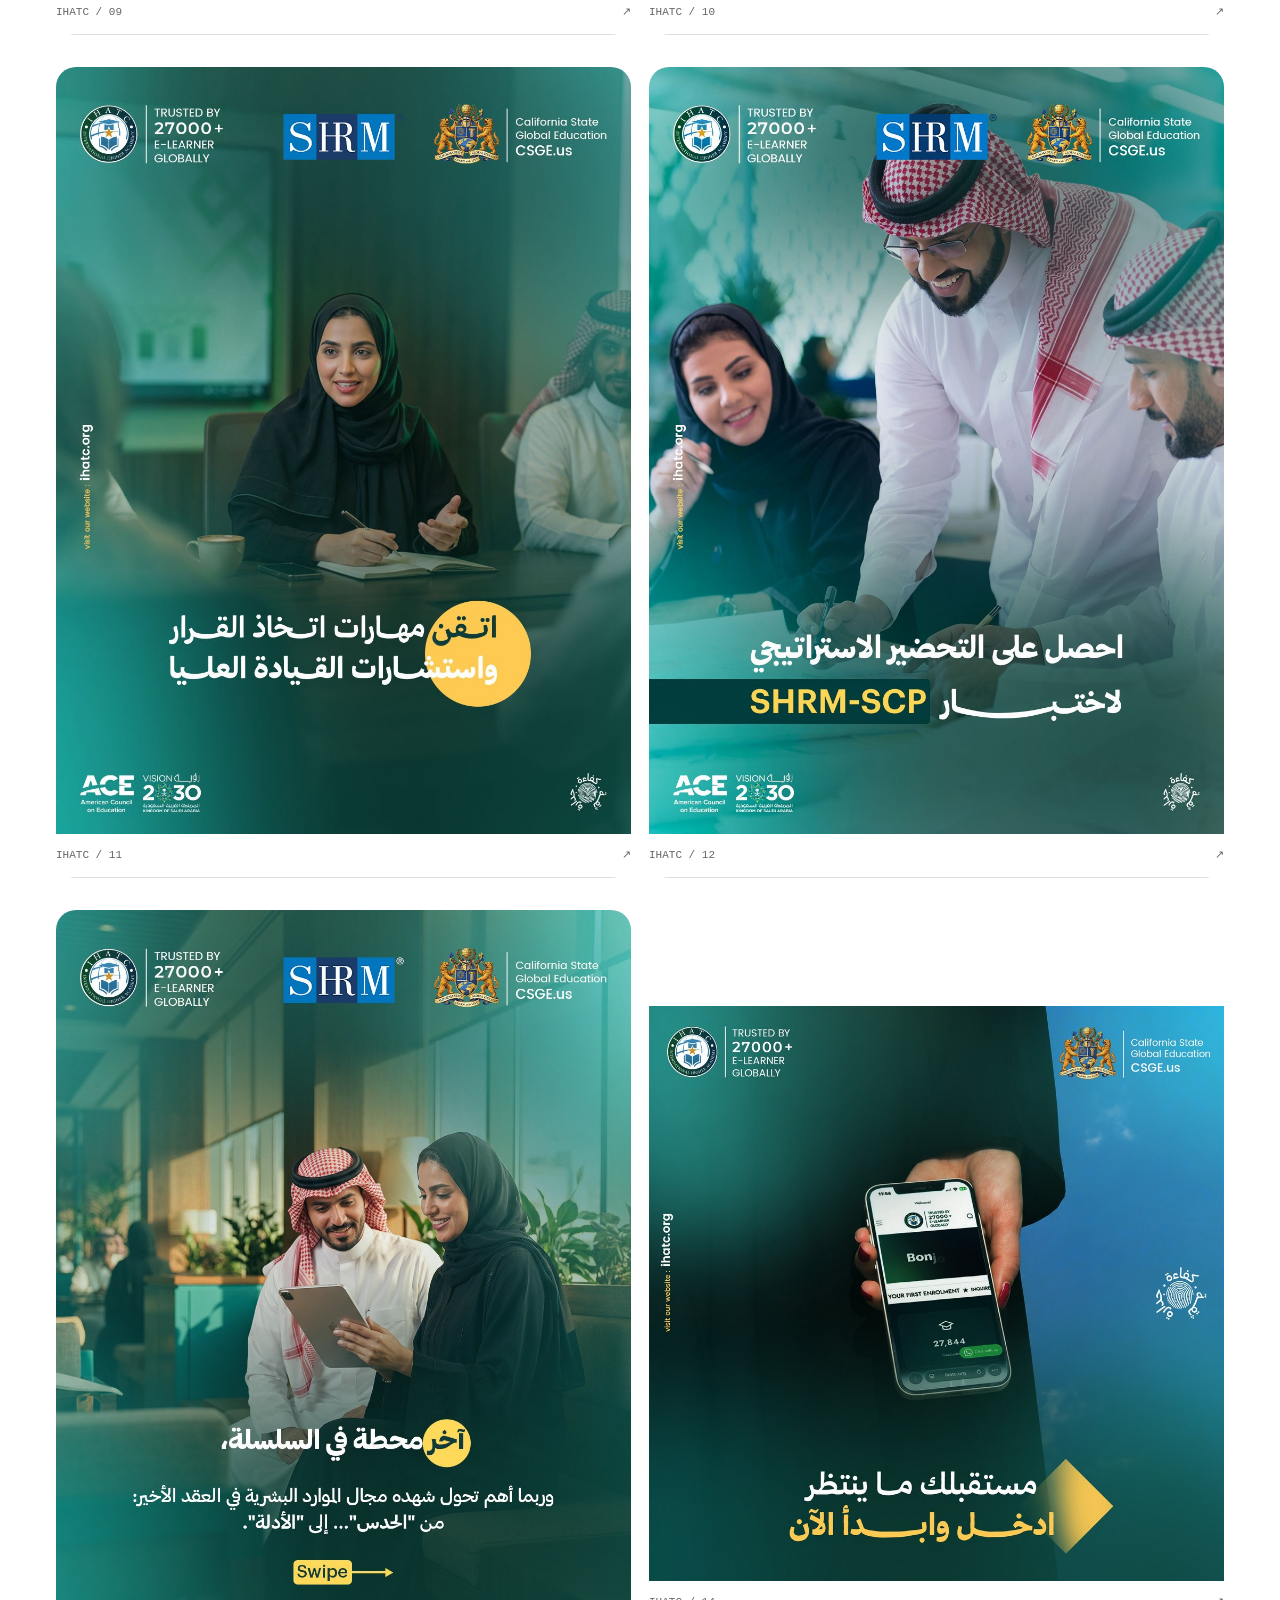
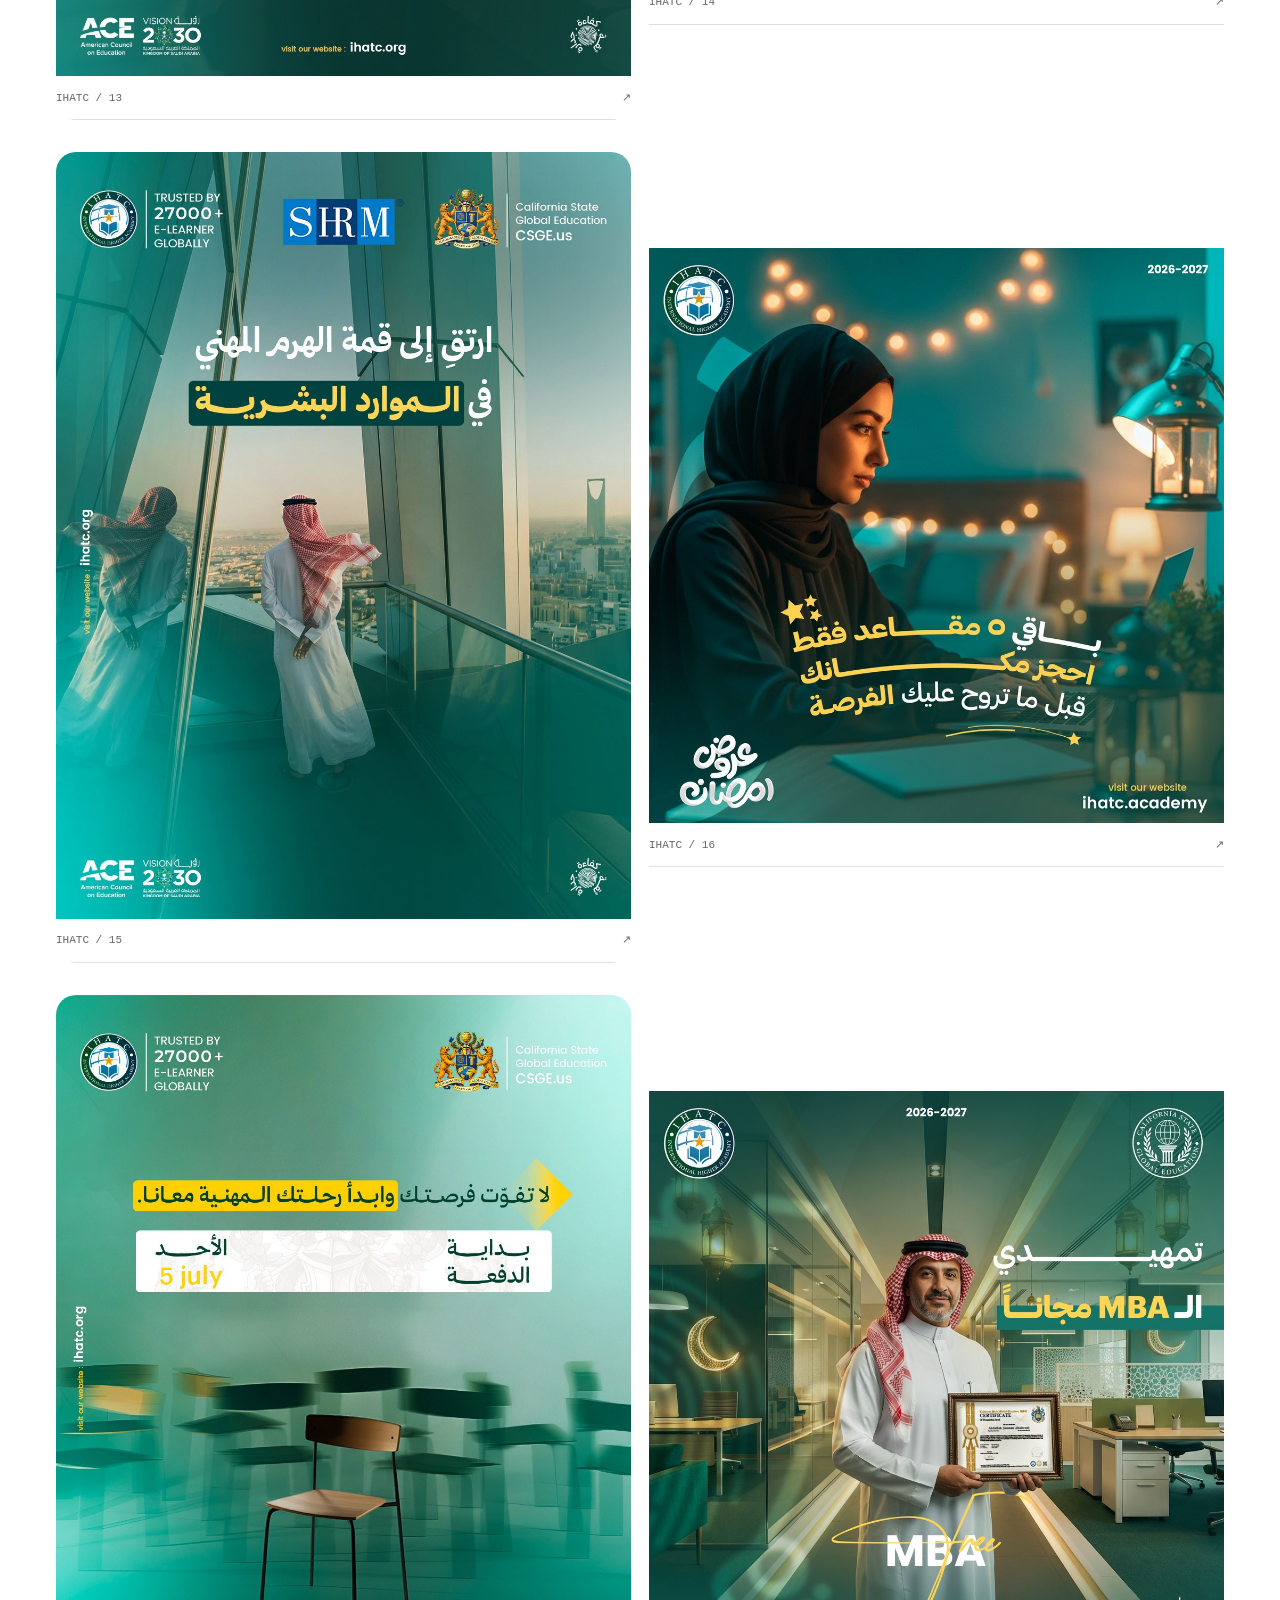
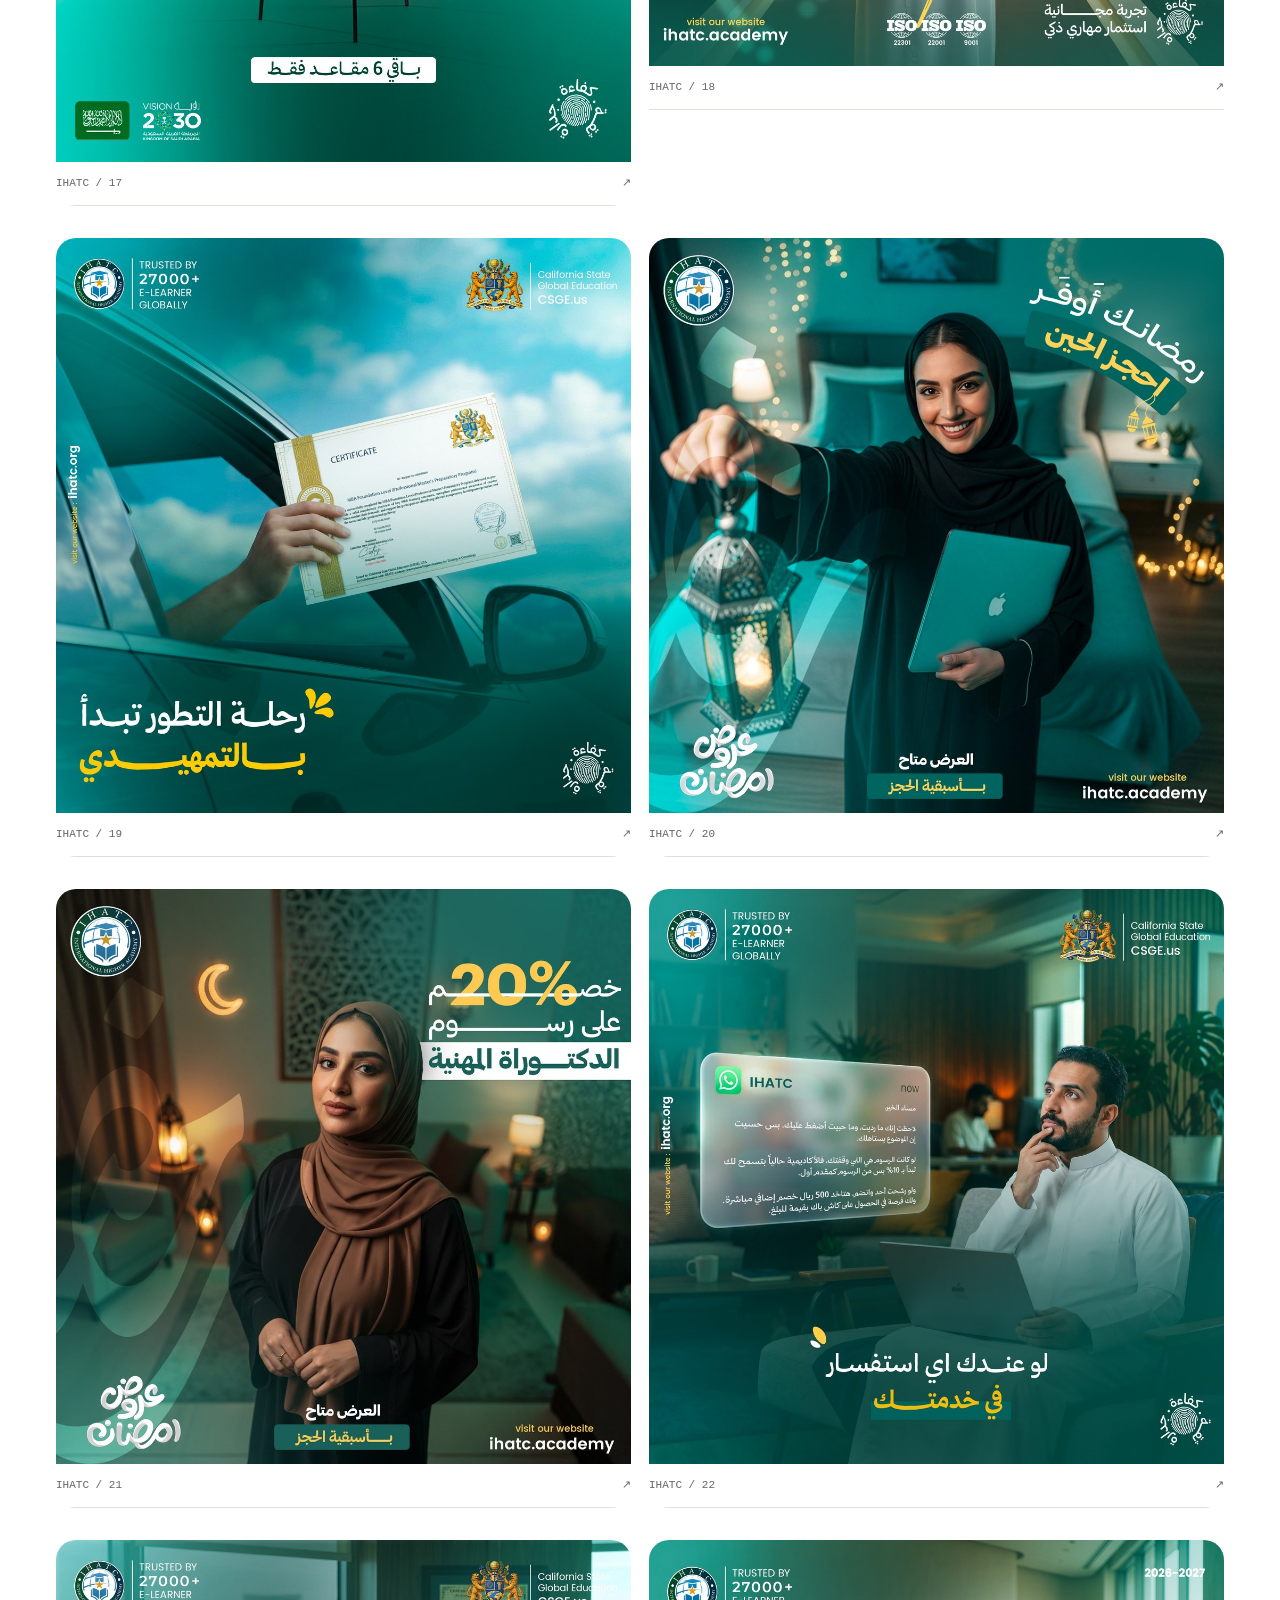
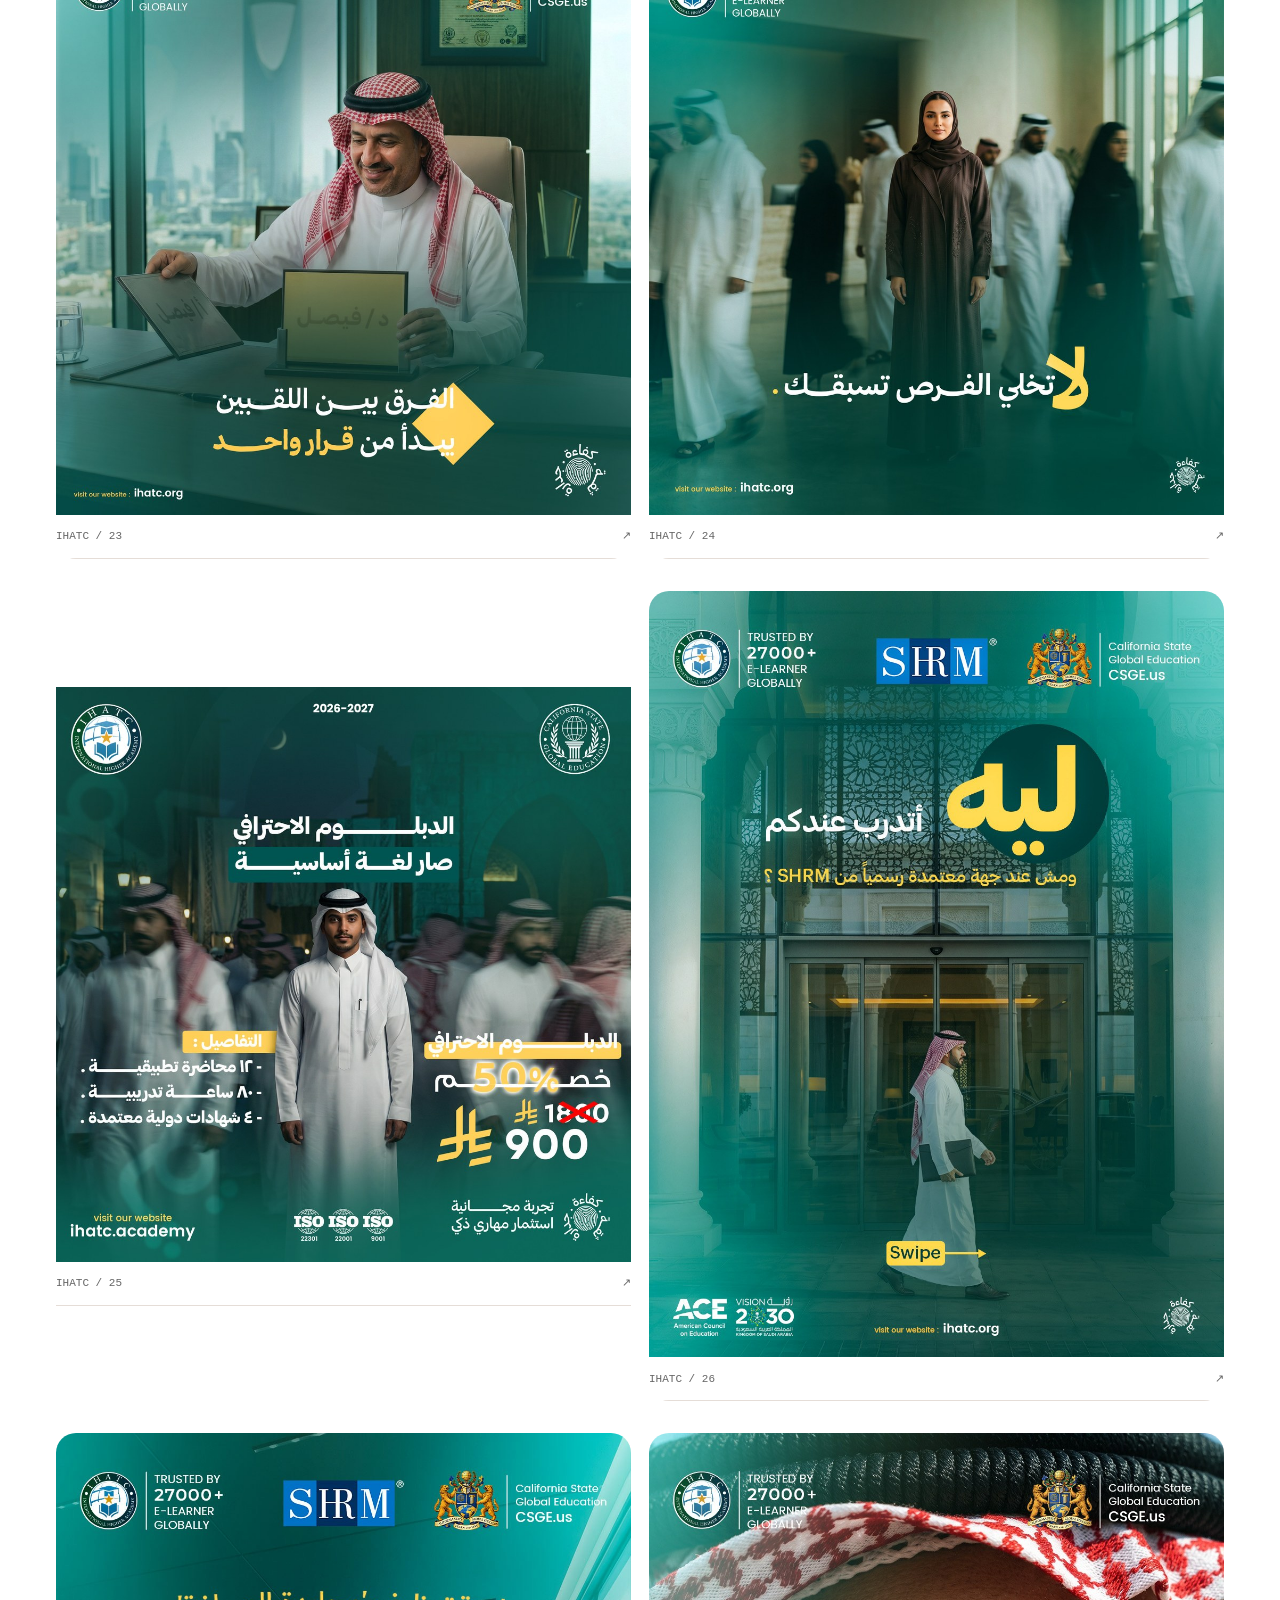
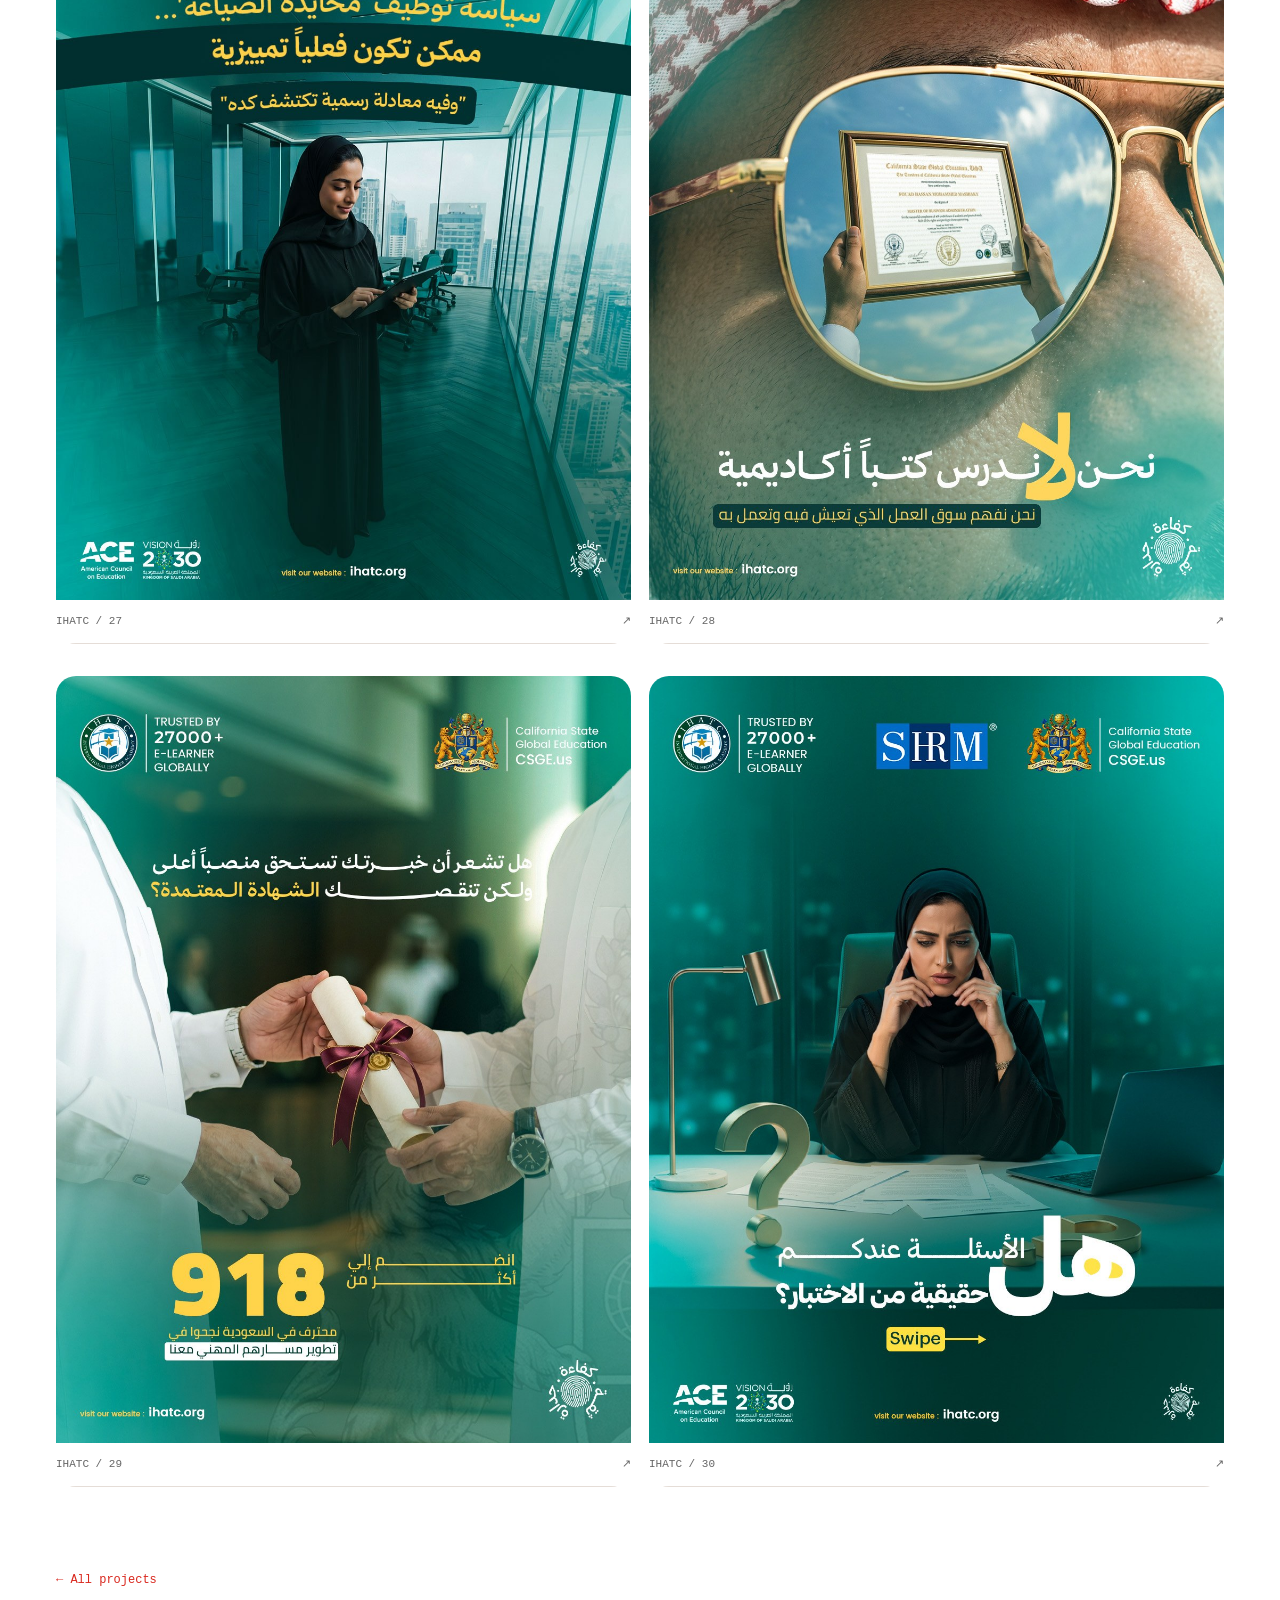
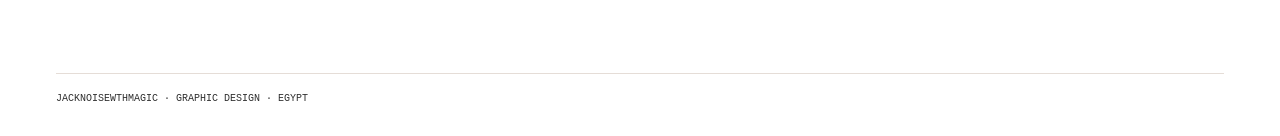
<file: work/ihatc/index.html>
<!doctype html><html lang="en"><head><meta charset="utf-8"><meta name="viewport" content="width=device-width,initial-scale=1"><base href="/"><title>IHATC | JACKNOISEWTHMAGIC</title><meta name="description" content="JACKNOISEWTHMAGIC. Graphic design, social media campaigns and brand identity from Egypt."><link rel="stylesheet" href="style.css"><script src="app.js" defer></script></head><body><div class="jn-portfolio"><main dir="ltr" lang="en" class="file-card" data-width="fluid"><a href="./" class="jn-back file-hover-underline">← All projects</a><header class="file-header"><h1 class="file-title">IHATC</h1><p class="file-fact">SOCIAL MEDIA DESIGN / ARABIC + ENGLISH</p><p class="file-intro">Thirty designs for an international higher academy. Teal scenes and warm gold accents.</p></header><section class="file-group" aria-labelledby=":R4:"><hgroup class="file-group-head"><p class="file-group-label">THE CAMPAIGN</p><h2 id=":R4:" class="file-group-heading">Social media design</h2></hgroup><div class="jn-project-info"><p class="file-p">Social media designs for IHATC, the International Higher Academy. Professional programs and enrolment posts built on photography, deep teal tones and gold highlights.</p><div class="jn-project-meta"><span>SOCIAL MEDIA DESIGN</span><span>ARABIC + ENGLISH</span><span>30 DESIGNS</span></div></div><p class="jn-gallery-hint">Select any design to see the full artwork.</p><div class="jn-grid"><button class="jn-art" type="button" aria-label="Open design 1 of 30"><img src="assets/ihatc-1.jpg" alt="IHATC social media design 1 of 30" loading="eager"/><span class="jn-art-footer"><span>IHATC / 01</span><span aria-hidden="true">↗</span></span></button><button class="jn-art" type="button" aria-label="Open design 2 of 30"><img src="assets/ihatc-2.jpg" alt="IHATC social media design 2 of 30" loading="eager"/><span class="jn-art-footer"><span>IHATC / 02</span><span aria-hidden="true">↗</span></span></button><button class="jn-art" type="button" aria-label="Open design 3 of 30"><img src="assets/ihatc-3.jpg" alt="IHATC social media design 3 of 30" loading="eager"/><span class="jn-art-footer"><span>IHATC / 03</span><span aria-hidden="true">↗</span></span></button><button class="jn-art" type="button" aria-label="Open design 4 of 30"><img src="assets/ihatc-4.jpg" alt="IHATC social media design 4 of 30" loading="eager"/><span class="jn-art-footer"><span>IHATC / 04</span><span aria-hidden="true">↗</span></span></button><button class="jn-art" type="button" aria-label="Open design 5 of 30"><img src="assets/ihatc-5.jpg" alt="IHATC social media design 5 of 30" loading="lazy"/><span class="jn-art-footer"><span>IHATC / 05</span><span aria-hidden="true">↗</span></span></button><button class="jn-art" type="button" aria-label="Open design 6 of 30"><img src="assets/ihatc-6.jpg" alt="IHATC social media design 6 of 30" loading="lazy"/><span class="jn-art-footer"><span>IHATC / 06</span><span aria-hidden="true">↗</span></span></button><button class="jn-art" type="button" aria-label="Open design 7 of 30"><img src="assets/ihatc-7.jpg" alt="IHATC social media design 7 of 30" loading="lazy"/><span class="jn-art-footer"><span>IHATC / 07</span><span aria-hidden="true">↗</span></span></button><button class="jn-art" type="button" aria-label="Open design 8 of 30"><img src="assets/ihatc-8.jpg" alt="IHATC social media design 8 of 30" loading="lazy"/><span class="jn-art-footer"><span>IHATC / 08</span><span aria-hidden="true">↗</span></span></button><button class="jn-art" type="button" aria-label="Open design 9 of 30"><img src="assets/ihatc-9.jpg" alt="IHATC social media design 9 of 30" loading="lazy"/><span class="jn-art-footer"><span>IHATC / 09</span><span aria-hidden="true">↗</span></span></button><button class="jn-art" type="button" aria-label="Open design 10 of 30"><img src="assets/ihatc-10.jpg" alt="IHATC social media design 10 of 30" loading="lazy"/><span class="jn-art-footer"><span>IHATC / 10</span><span aria-hidden="true">↗</span></span></button><button class="jn-art" type="button" aria-label="Open design 11 of 30"><img src="assets/ihatc-11.jpg" alt="IHATC social media design 11 of 30" loading="lazy"/><span class="jn-art-footer"><span>IHATC / 11</span><span aria-hidden="true">↗</span></span></button><button class="jn-art" type="button" aria-label="Open design 12 of 30"><img src="assets/ihatc-12.jpg" alt="IHATC social media design 12 of 30" loading="lazy"/><span class="jn-art-footer"><span>IHATC / 12</span><span aria-hidden="true">↗</span></span></button><button class="jn-art" type="button" aria-label="Open design 13 of 30"><img src="assets/ihatc-13.jpg" alt="IHATC social media design 13 of 30" loading="lazy"/><span class="jn-art-footer"><span>IHATC / 13</span><span aria-hidden="true">↗</span></span></button><button class="jn-art" type="button" aria-label="Open design 14 of 30"><img src="assets/ihatc-14.jpg" alt="IHATC social media design 14 of 30" loading="lazy"/><span class="jn-art-footer"><span>IHATC / 14</span><span aria-hidden="true">↗</span></span></button><button class="jn-art" type="button" aria-label="Open design 15 of 30"><img src="assets/ihatc-15.jpg" alt="IHATC social media design 15 of 30" loading="lazy"/><span class="jn-art-footer"><span>IHATC / 15</span><span aria-hidden="true">↗</span></span></button><button class="jn-art" type="button" aria-label="Open design 16 of 30"><img src="assets/ihatc-16.jpg" alt="IHATC social media design 16 of 30" loading="lazy"/><span class="jn-art-footer"><span>IHATC / 16</span><span aria-hidden="true">↗</span></span></button><button class="jn-art" type="button" aria-label="Open design 17 of 30"><img src="assets/ihatc-17.jpg" alt="IHATC social media design 17 of 30" loading="lazy"/><span class="jn-art-footer"><span>IHATC / 17</span><span aria-hidden="true">↗</span></span></button><button class="jn-art" type="button" aria-label="Open design 18 of 30"><img src="assets/ihatc-18.jpg" alt="IHATC social media design 18 of 30" loading="lazy"/><span class="jn-art-footer"><span>IHATC / 18</span><span aria-hidden="true">↗</span></span></button><button class="jn-art" type="button" aria-label="Open design 19 of 30"><img src="assets/ihatc-19.jpg" alt="IHATC social media design 19 of 30" loading="lazy"/><span class="jn-art-footer"><span>IHATC / 19</span><span aria-hidden="true">↗</span></span></button><button class="jn-art" type="button" aria-label="Open design 20 of 30"><img src="assets/ihatc-20.jpg" alt="IHATC social media design 20 of 30" loading="lazy"/><span class="jn-art-footer"><span>IHATC / 20</span><span aria-hidden="true">↗</span></span></button><button class="jn-art" type="button" aria-label="Open design 21 of 30"><img src="assets/ihatc-21.jpg" alt="IHATC social media design 21 of 30" loading="lazy"/><span class="jn-art-footer"><span>IHATC / 21</span><span aria-hidden="true">↗</span></span></button><button class="jn-art" type="button" aria-label="Open design 22 of 30"><img src="assets/ihatc-22.jpg" alt="IHATC social media design 22 of 30" loading="lazy"/><span class="jn-art-footer"><span>IHATC / 22</span><span aria-hidden="true">↗</span></span></button><button class="jn-art" type="button" aria-label="Open design 23 of 30"><img src="assets/ihatc-23.jpg" alt="IHATC social media design 23 of 30" loading="lazy"/><span class="jn-art-footer"><span>IHATC / 23</span><span aria-hidden="true">↗</span></span></button><button class="jn-art" type="button" aria-label="Open design 24 of 30"><img src="assets/ihatc-24.jpg" alt="IHATC social media design 24 of 30" loading="lazy"/><span class="jn-art-footer"><span>IHATC / 24</span><span aria-hidden="true">↗</span></span></button><button class="jn-art" type="button" aria-label="Open design 25 of 30"><img src="assets/ihatc-25.jpg" alt="IHATC social media design 25 of 30" loading="lazy"/><span class="jn-art-footer"><span>IHATC / 25</span><span aria-hidden="true">↗</span></span></button><button class="jn-art" type="button" aria-label="Open design 26 of 30"><img src="assets/ihatc-26.jpg" alt="IHATC social media design 26 of 30" loading="lazy"/><span class="jn-art-footer"><span>IHATC / 26</span><span aria-hidden="true">↗</span></span></button><button class="jn-art" type="button" aria-label="Open design 27 of 30"><img src="assets/ihatc-27.jpg" alt="IHATC social media design 27 of 30" loading="lazy"/><span class="jn-art-footer"><span>IHATC / 27</span><span aria-hidden="true">↗</span></span></button><button class="jn-art" type="button" aria-label="Open design 28 of 30"><img src="assets/ihatc-28.jpg" alt="IHATC social media design 28 of 30" loading="lazy"/><span class="jn-art-footer"><span>IHATC / 28</span><span aria-hidden="true">↗</span></span></button><button class="jn-art" type="button" aria-label="Open design 29 of 30"><img src="assets/ihatc-29.jpg" alt="IHATC social media design 29 of 30" loading="lazy"/><span class="jn-art-footer"><span>IHATC / 29</span><span aria-hidden="true">↗</span></span></button><button class="jn-art" type="button" aria-label="Open design 30 of 30"><img src="assets/ihatc-30.jpg" alt="IHATC social media design 30 of 30" loading="lazy"/><span class="jn-art-footer"><span>IHATC / 30</span><span aria-hidden="true">↗</span></span></button></div></section><a href="./" class="jn-back file-hover-underline">← All projects</a><footer class="file-closing">JACKNOISEWTHMAGIC · Graphic design · Egypt</footer></main></div></body></html>
</file>
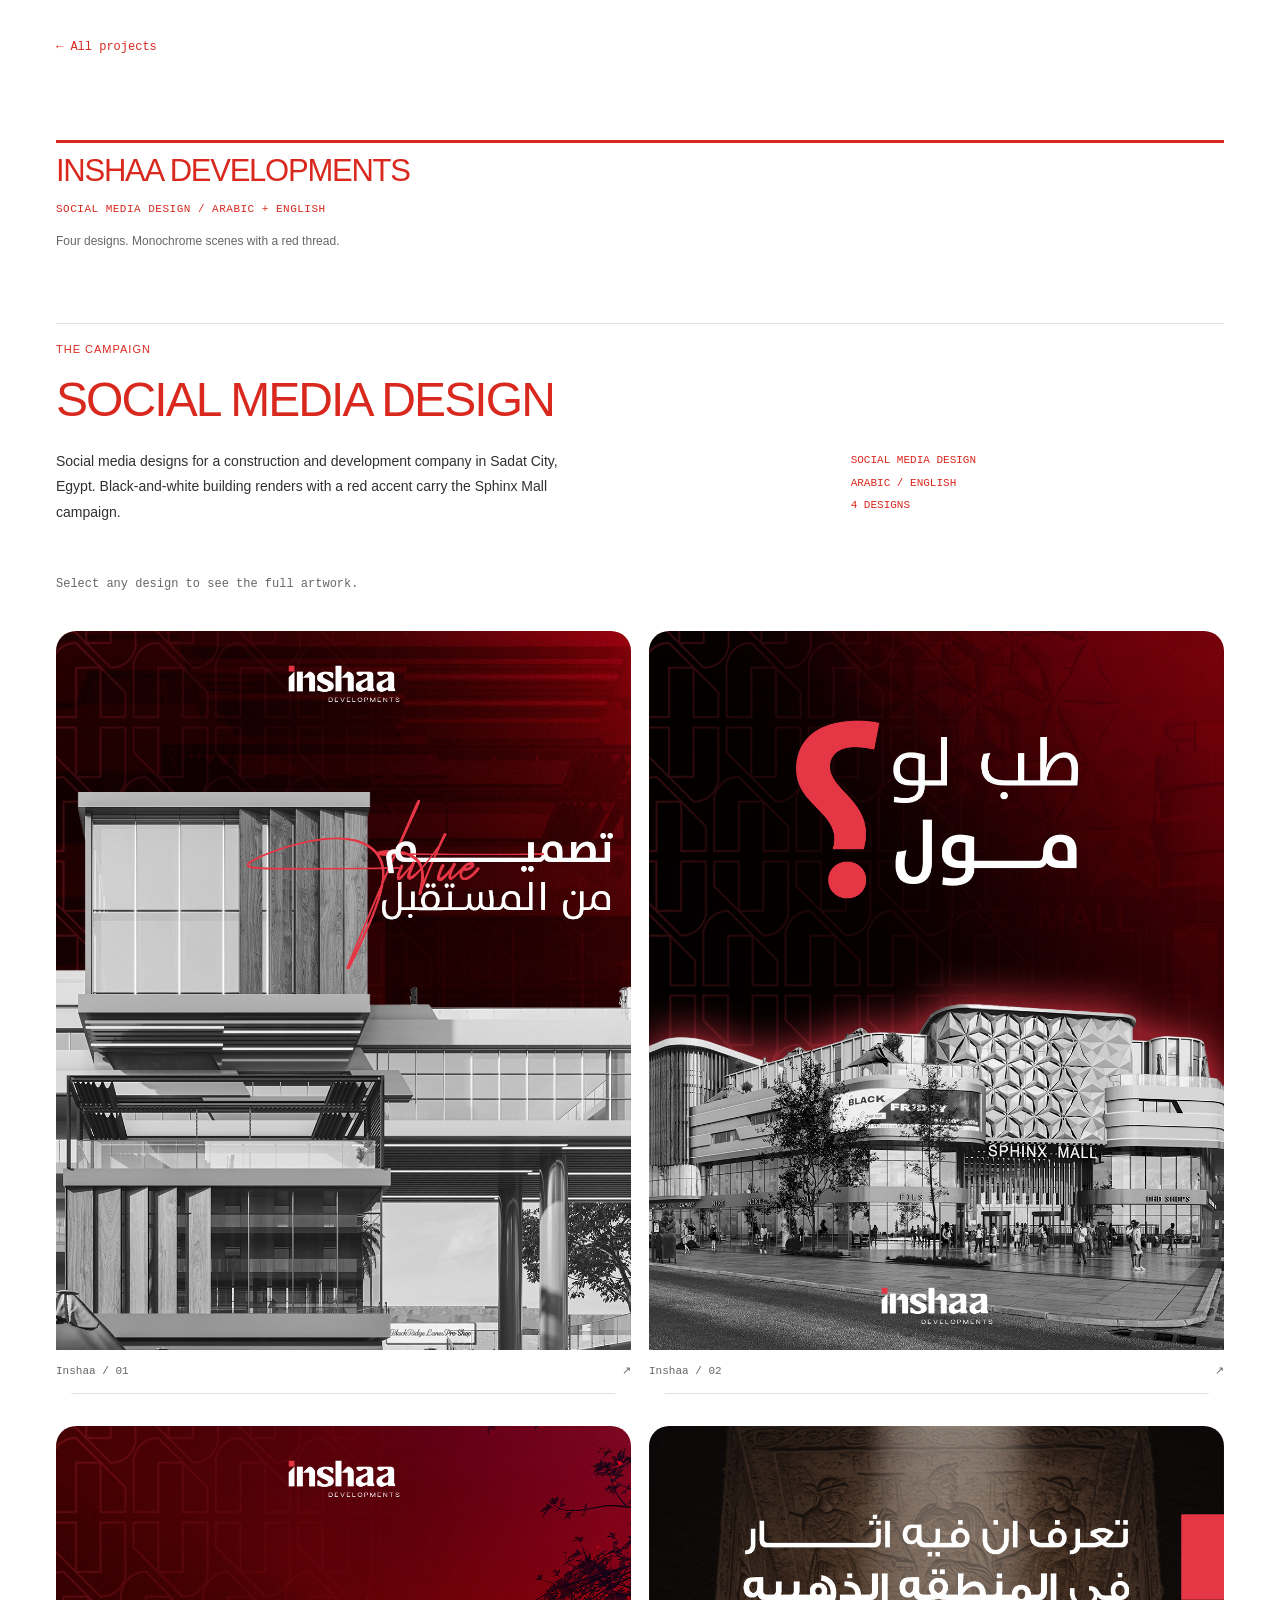
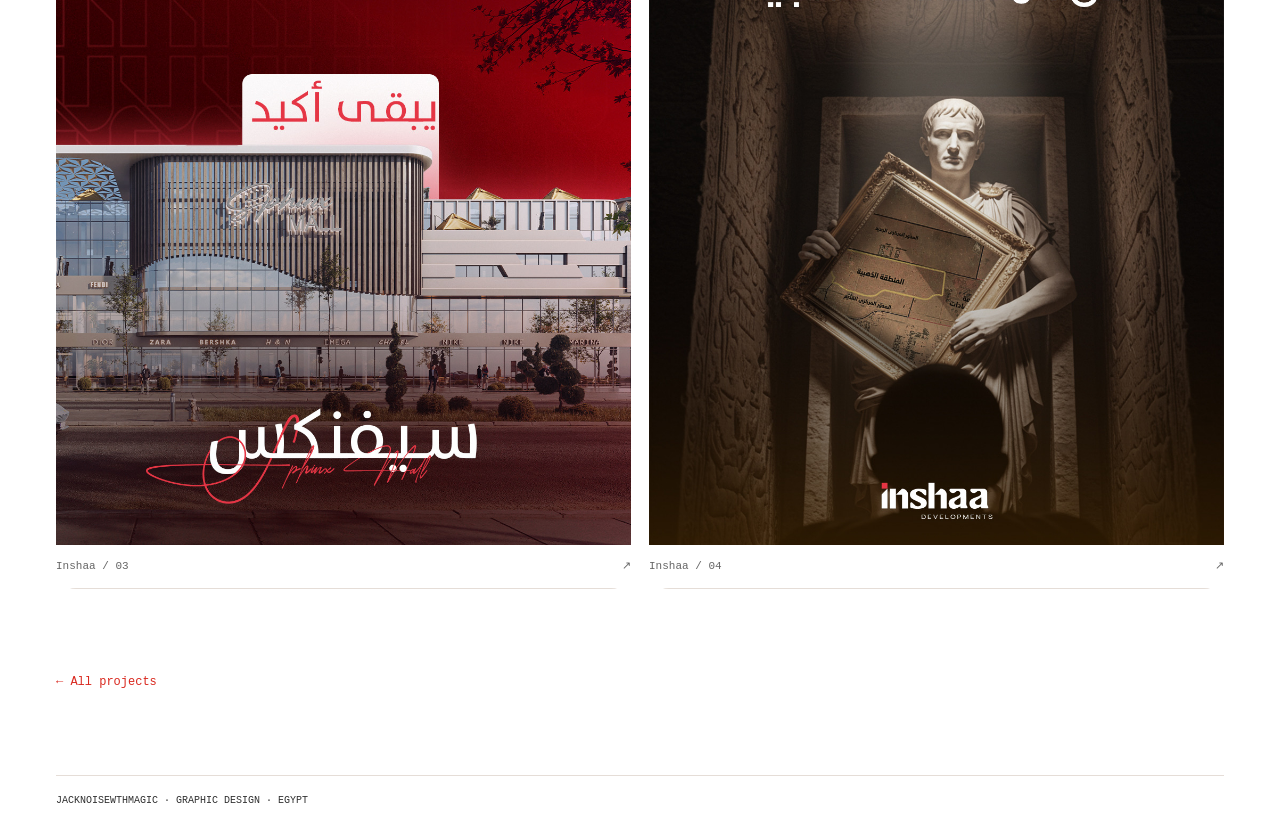
<file: work/inshaa/index.html>
<!doctype html><html lang="en"><head><meta charset="utf-8"><meta name="viewport" content="width=device-width,initial-scale=1"><base href="/"><title>Inshaa Developments | JACKNOISEWTHMAGIC</title><meta name="description" content="JACKNOISEWTHMAGIC. Graphic design, social media campaigns and brand identity from Egypt."><link rel="stylesheet" href="style.css"><script src="app.js" defer></script></head><body><div class="jn-portfolio"><main dir="ltr" lang="en" class="file-card" data-width="fluid"><a href="./" class="jn-back file-hover-underline">← All projects</a><header class="file-header"><h1 class="file-title">Inshaa Developments</h1><p class="file-fact">SOCIAL MEDIA DESIGN / ARABIC + ENGLISH</p><p class="file-intro">Four designs. Monochrome scenes with a red thread.</p></header><section class="file-group" aria-labelledby=":R3:"><hgroup class="file-group-head"><p class="file-group-label">THE CAMPAIGN</p><h2 id=":R3:" class="file-group-heading">Social media design</h2></hgroup><div class="jn-project-info"><p class="file-p">Social media designs for a construction and development company in Sadat City, Egypt. Black-and-white building renders with a red accent carry the Sphinx Mall campaign.</p><div class="jn-project-meta"><span>SOCIAL MEDIA DESIGN</span><span>ARABIC / ENGLISH</span><span>4 DESIGNS</span></div></div><p class="jn-gallery-hint">Select any design to see the full artwork.</p><div class="jn-grid"><button class="jn-art" type="button" aria-label="Open design 1 of 4: Design from the future: monochrome residential building render with red Arabic headline"><img src="assets/inshaa-1.jpg" alt="Design from the future: monochrome residential building render with red Arabic headline" loading="eager"/><span class="jn-art-footer"><span>Inshaa / 01</span><span aria-hidden="true">↗</span></span></button><button class="jn-art" type="button" aria-label="Open design 2 of 4: Sphinx Mall Black Friday teaser: monochrome mall render with red question mark and Arabic text"><img src="assets/inshaa-2.jpg" alt="Sphinx Mall Black Friday teaser: monochrome mall render with red question mark and Arabic text" loading="eager"/><span class="jn-art-footer"><span>Inshaa / 02</span><span aria-hidden="true">↗</span></span></button><button class="jn-art" type="button" aria-label="Open design 3 of 4: Sphinx Mall announcement: monochrome mall render with red Arabic headline"><img src="assets/inshaa-3.jpg" alt="Sphinx Mall announcement: monochrome mall render with red Arabic headline" loading="eager"/><span class="jn-art-footer"><span>Inshaa / 03</span><span aria-hidden="true">↗</span></span></button><button class="jn-art" type="button" aria-label="Open design 4 of 4: Golden District antiquities teaser: sepia Roman statue holding a framed map with red square accent and Arabic headline"><img src="assets/inshaa-4.jpg" alt="Golden District antiquities teaser: sepia Roman statue holding a framed map with red square accent and Arabic headline" loading="eager"/><span class="jn-art-footer"><span>Inshaa / 04</span><span aria-hidden="true">↗</span></span></button></div></section><a href="./" class="jn-back file-hover-underline">← All projects</a><footer class="file-closing">JACKNOISEWTHMAGIC · Graphic design · Egypt</footer></main></div></body></html>
</file>
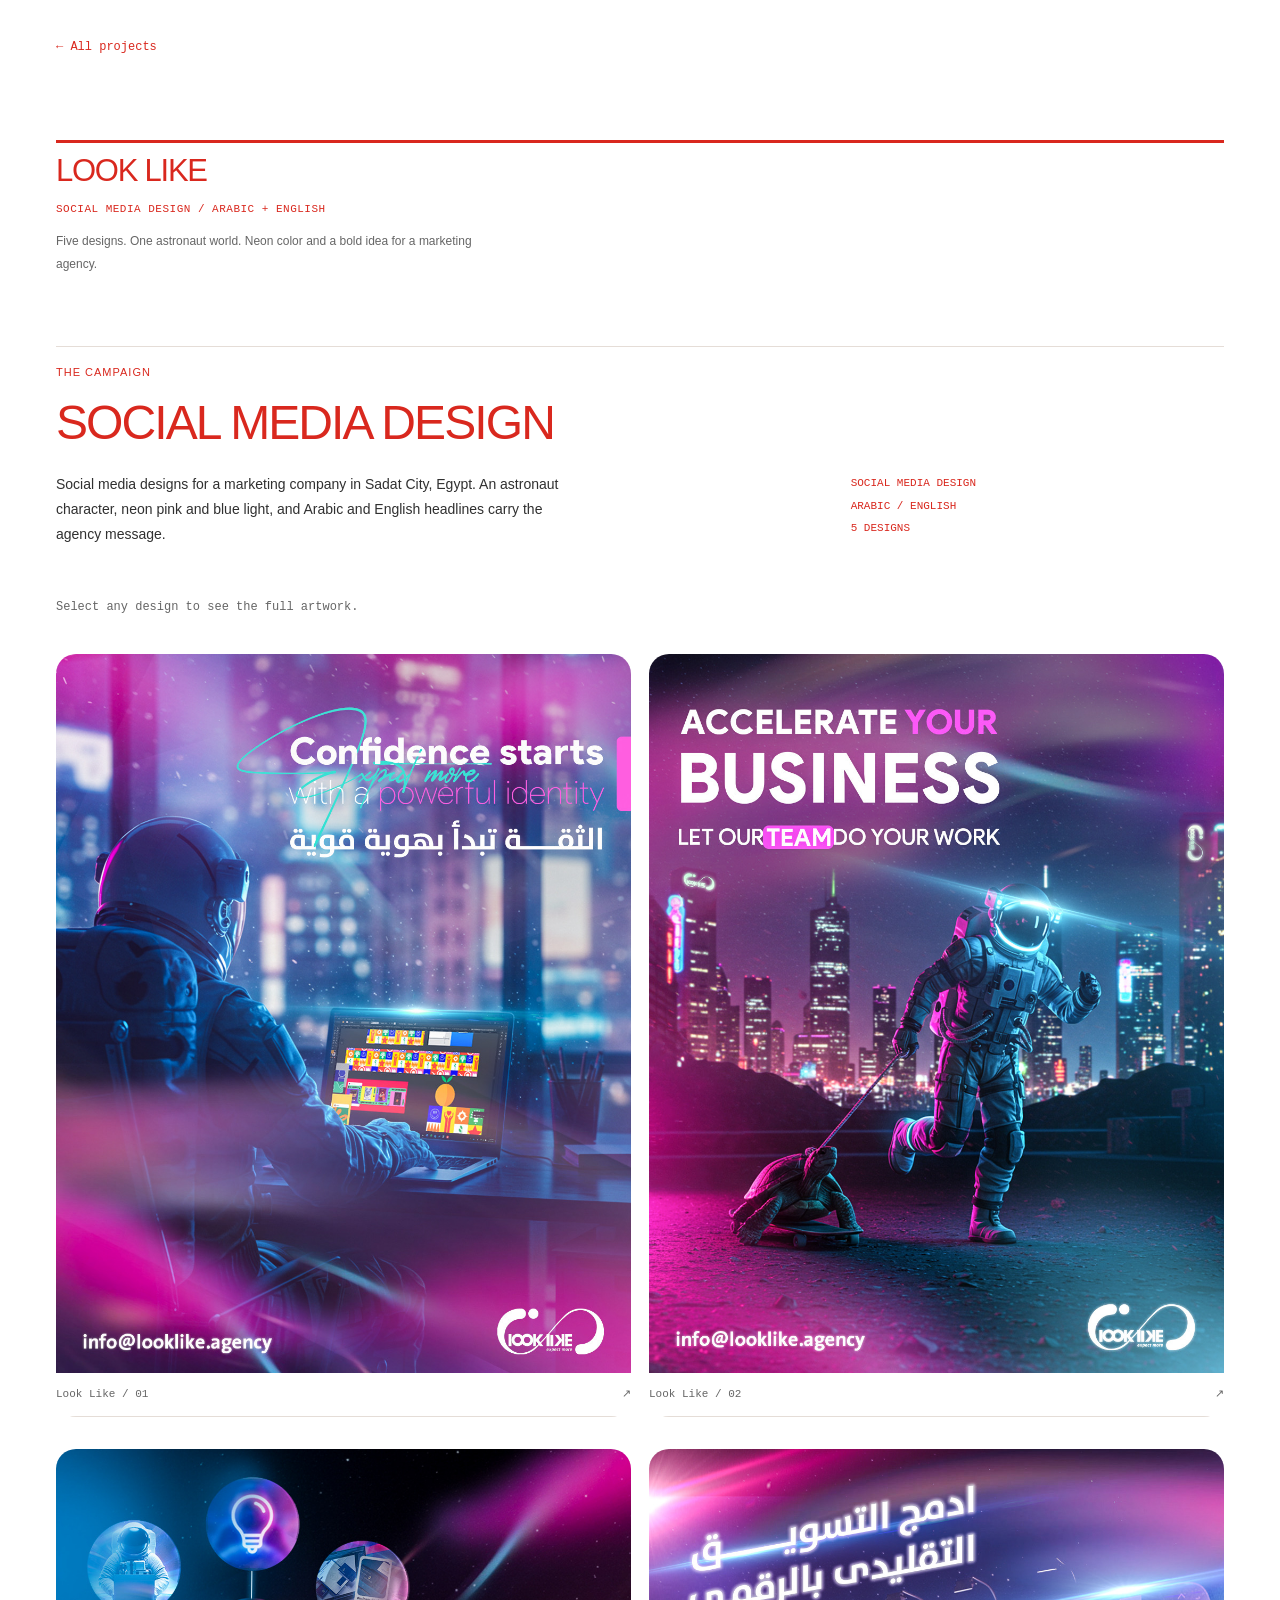
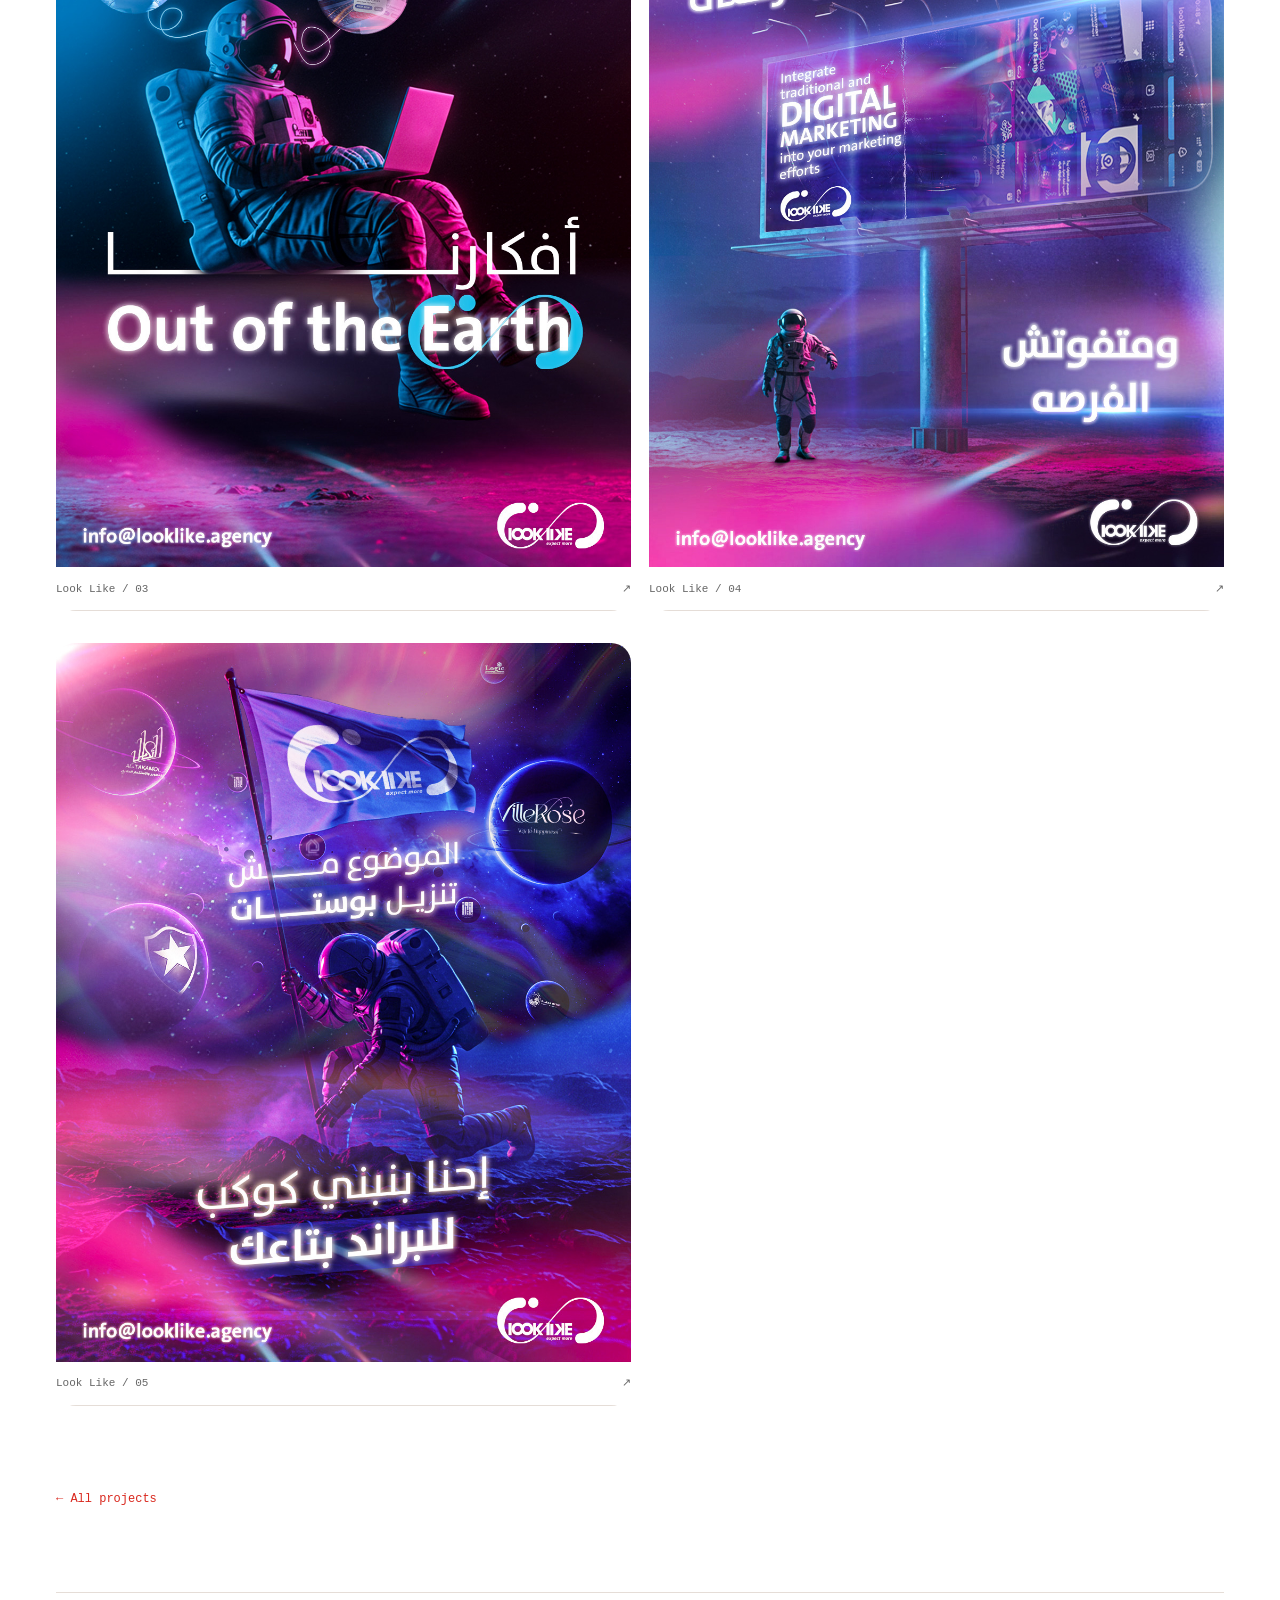
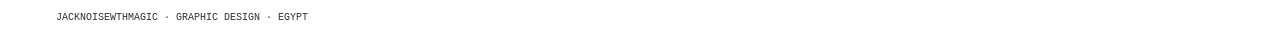
<file: work/look-like/index.html>
<!doctype html><html lang="en"><head><meta charset="utf-8"><meta name="viewport" content="width=device-width,initial-scale=1"><base href="/"><title>Look Like | JACKNOISEWTHMAGIC</title><meta name="description" content="JACKNOISEWTHMAGIC. Graphic design, social media campaigns and brand identity from Egypt."><link rel="stylesheet" href="style.css"><script src="app.js" defer></script></head><body><div class="jn-portfolio"><main dir="ltr" lang="en" class="file-card" data-width="fluid"><a href="./" class="jn-back file-hover-underline">← All projects</a><header class="file-header"><h1 class="file-title">Look Like</h1><p class="file-fact">SOCIAL MEDIA DESIGN / ARABIC + ENGLISH</p><p class="file-intro">Five designs. One astronaut world. Neon color and a bold idea for a marketing agency.</p></header><section class="file-group" aria-labelledby=":R3:"><hgroup class="file-group-head"><p class="file-group-label">THE CAMPAIGN</p><h2 id=":R3:" class="file-group-heading">Social media design</h2></hgroup><div class="jn-project-info"><p class="file-p">Social media designs for a marketing company in Sadat City, Egypt. An astronaut character, neon pink and blue light, and Arabic and English headlines carry the agency message.</p><div class="jn-project-meta"><span>SOCIAL MEDIA DESIGN</span><span>ARABIC / ENGLISH</span><span>5 DESIGNS</span></div></div><p class="jn-gallery-hint">Select any design to see the full artwork.</p><div class="jn-grid"><button class="jn-art" type="button" aria-label="Open design 1 of 5: Confidence starts with a powerful identity: astronaut designing at a laptop in a neon city"><img src="assets/look-like-1.jpg" alt="Confidence starts with a powerful identity: astronaut designing at a laptop in a neon city" loading="eager"/><span class="jn-art-footer"><span>Look Like / 01</span><span aria-hidden="true">↗</span></span></button><button class="jn-art" type="button" aria-label="Open design 2 of 5: Accelerate your business: astronaut running with a turtle on a skateboard"><img src="assets/look-like-2.jpg" alt="Accelerate your business: astronaut running with a turtle on a skateboard" loading="eager"/><span class="jn-art-footer"><span>Look Like / 02</span><span aria-hidden="true">↗</span></span></button><button class="jn-art" type="button" aria-label="Open design 3 of 5: Out of the Earth: astronaut floating with a laptop and idea bubbles"><img src="assets/look-like-3.jpg" alt="Out of the Earth: astronaut floating with a laptop and idea bubbles" loading="eager"/><span class="jn-art-footer"><span>Look Like / 03</span><span aria-hidden="true">↗</span></span></button><button class="jn-art" type="button" aria-label="Open design 4 of 5: Integrate traditional and digital marketing: astronaut beside a glowing billboard"><img src="assets/look-like-4.jpg" alt="Integrate traditional and digital marketing: astronaut beside a glowing billboard" loading="eager"/><span class="jn-art-footer"><span>Look Like / 04</span><span aria-hidden="true">↗</span></span></button><button class="jn-art" type="button" aria-label="Open design 5 of 5: A brand planet: astronaut planting the Look Like flag among client logo planets"><img src="assets/look-like-5.jpg" alt="A brand planet: astronaut planting the Look Like flag among client logo planets" loading="eager"/><span class="jn-art-footer"><span>Look Like / 05</span><span aria-hidden="true">↗</span></span></button></div></section><a href="./" class="jn-back file-hover-underline">← All projects</a><footer class="file-closing">JACKNOISEWTHMAGIC · Graphic design · Egypt</footer></main></div></body></html>
</file>
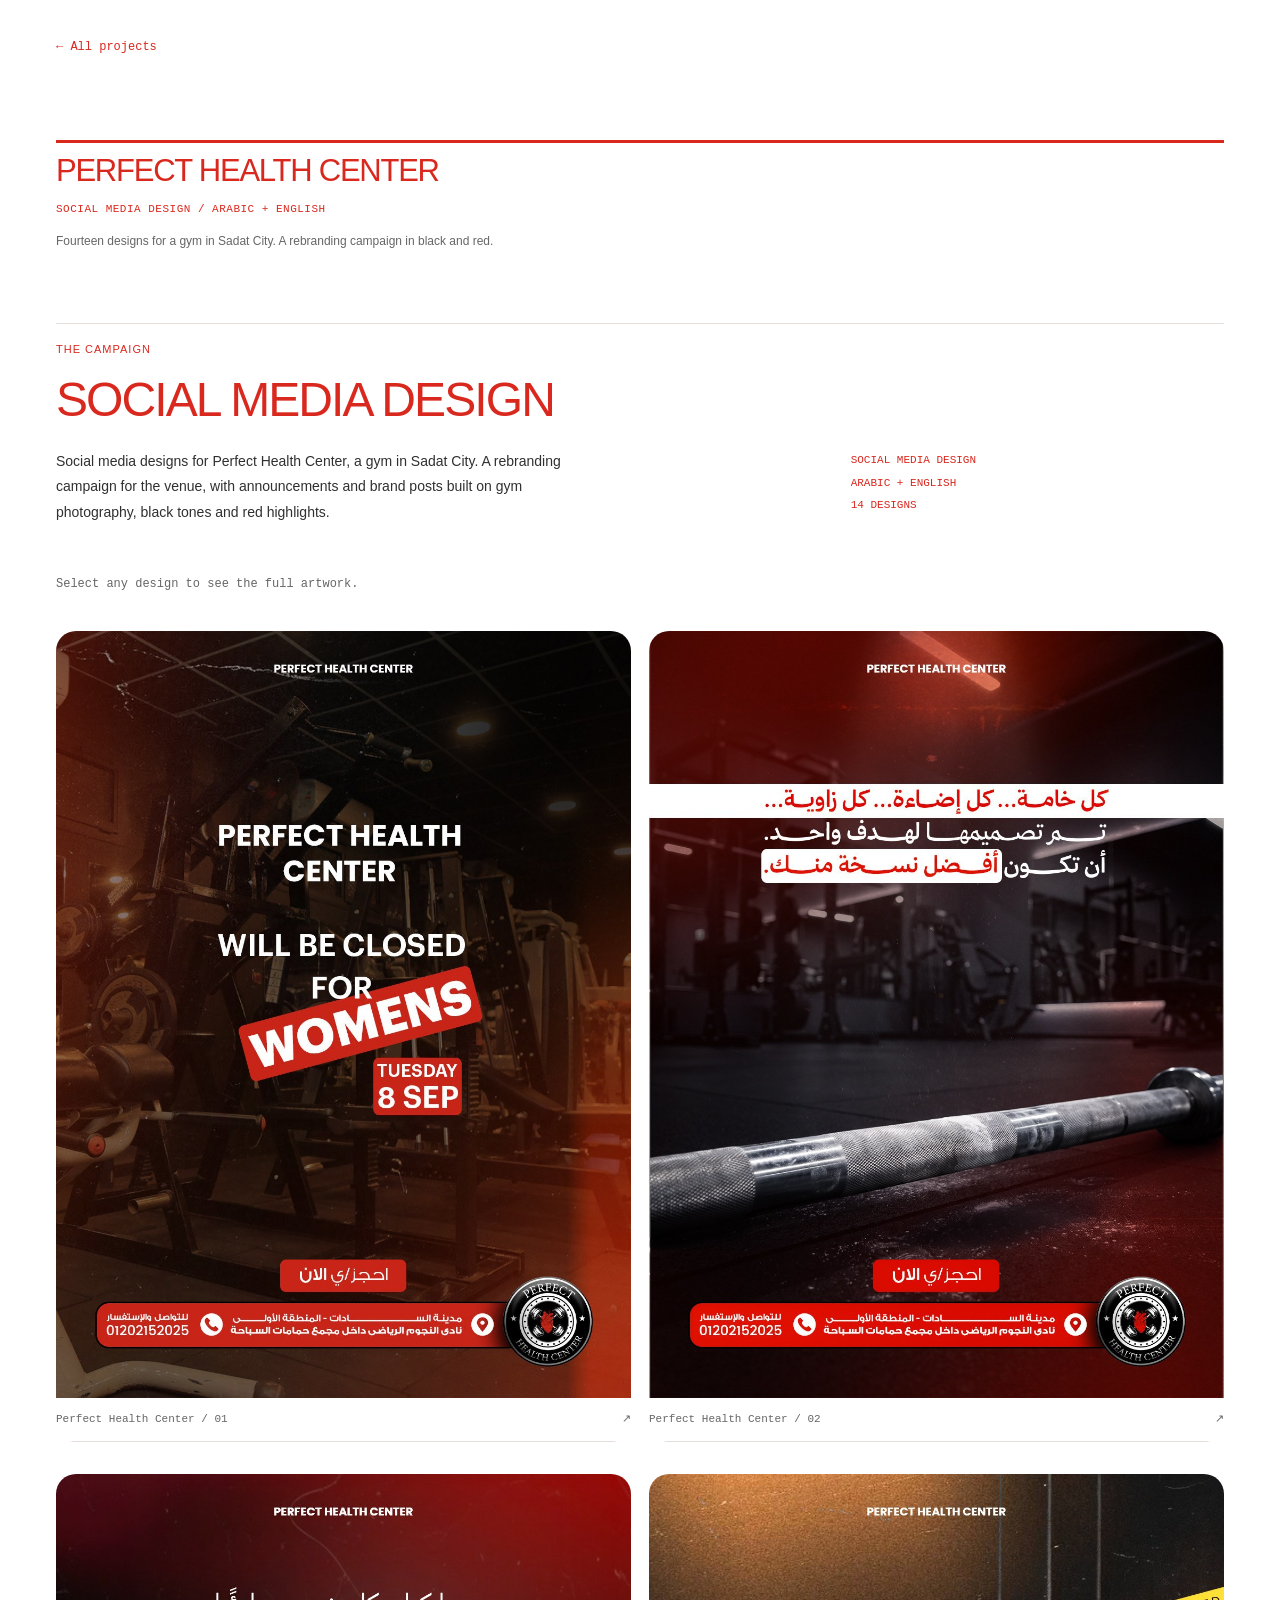
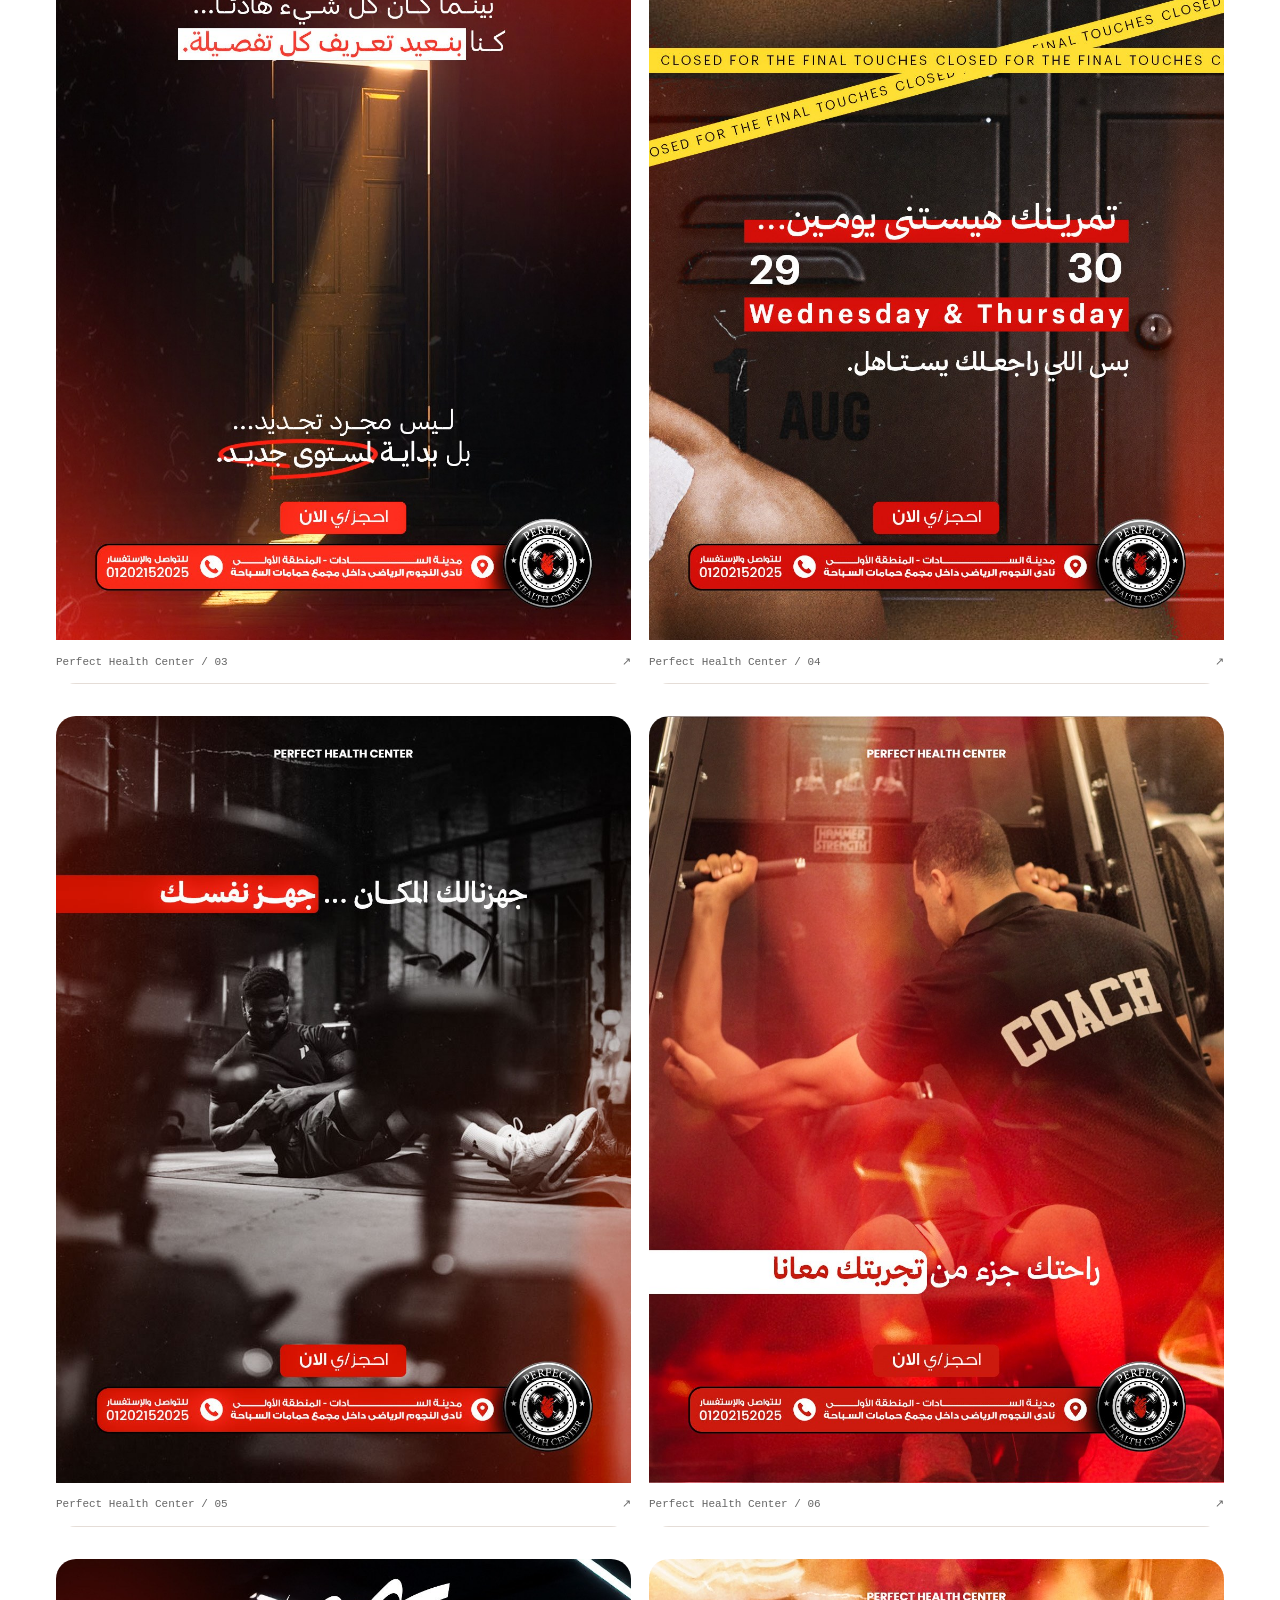
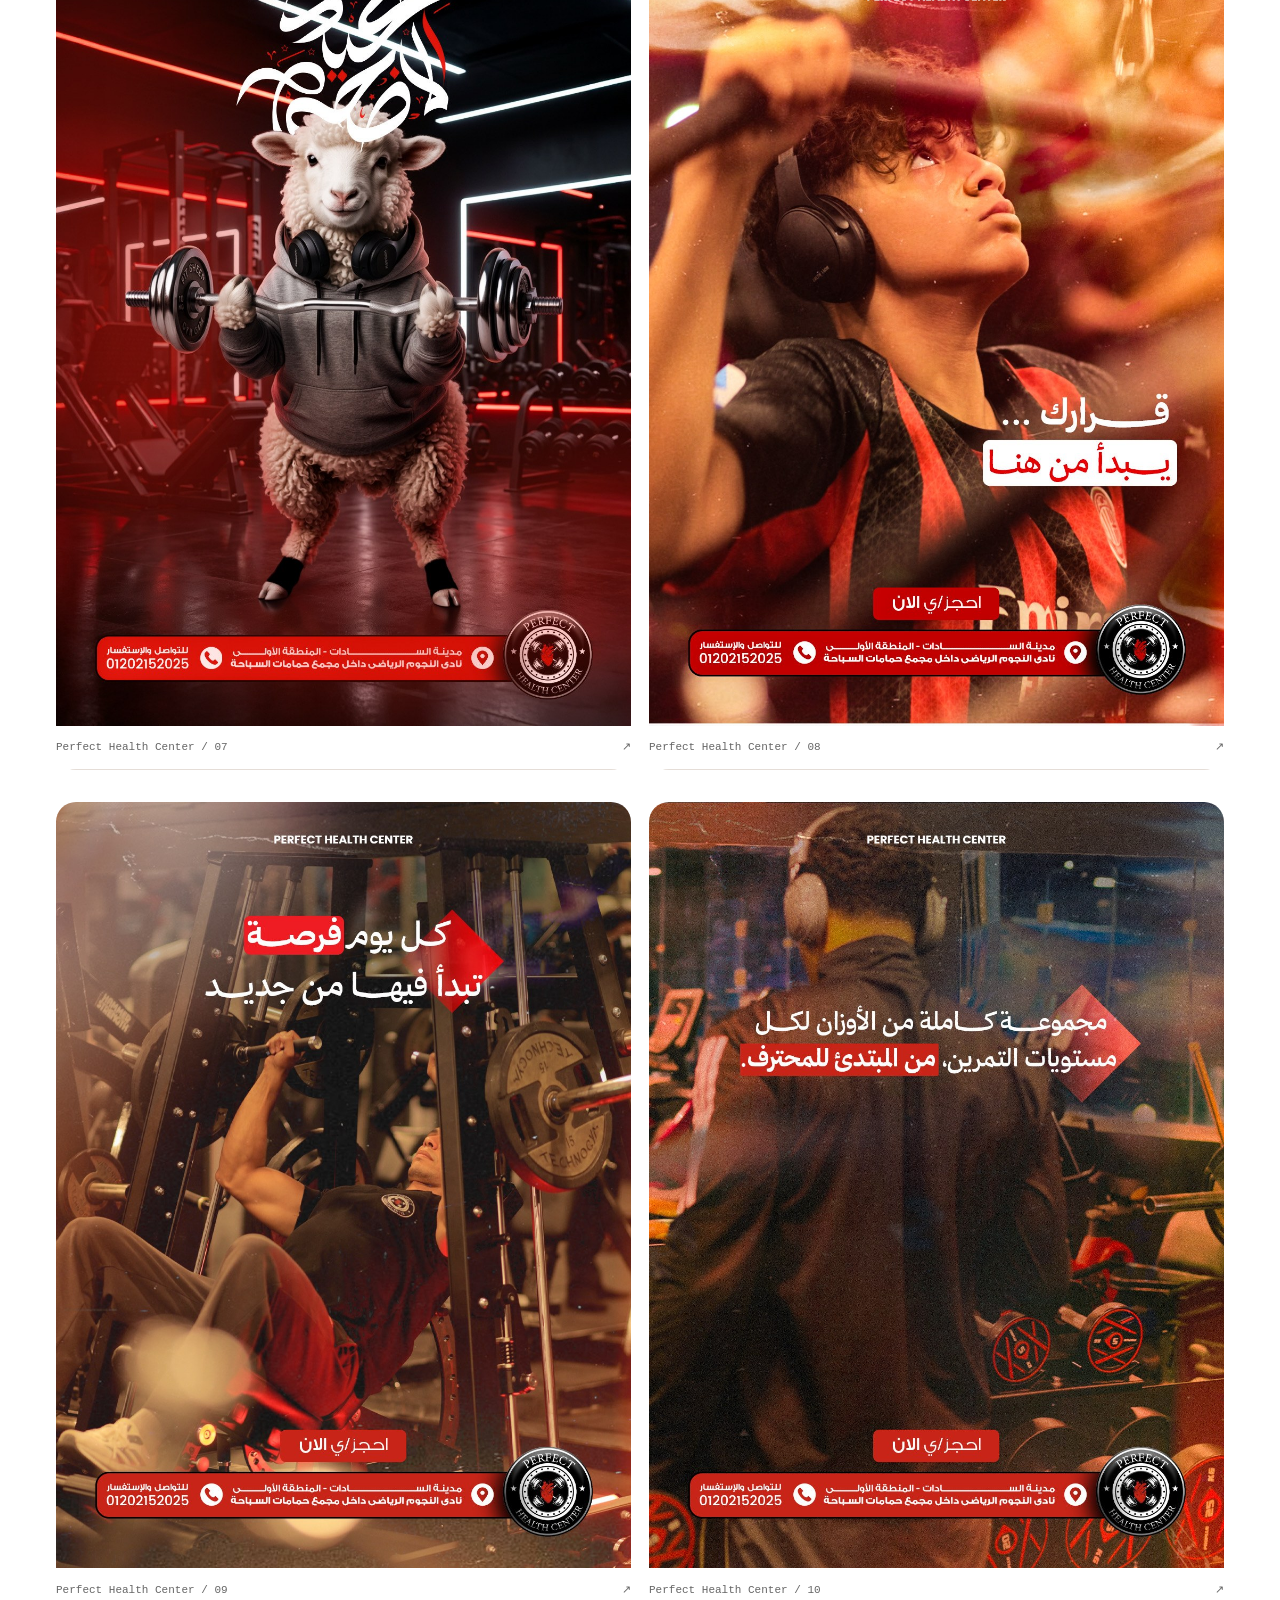
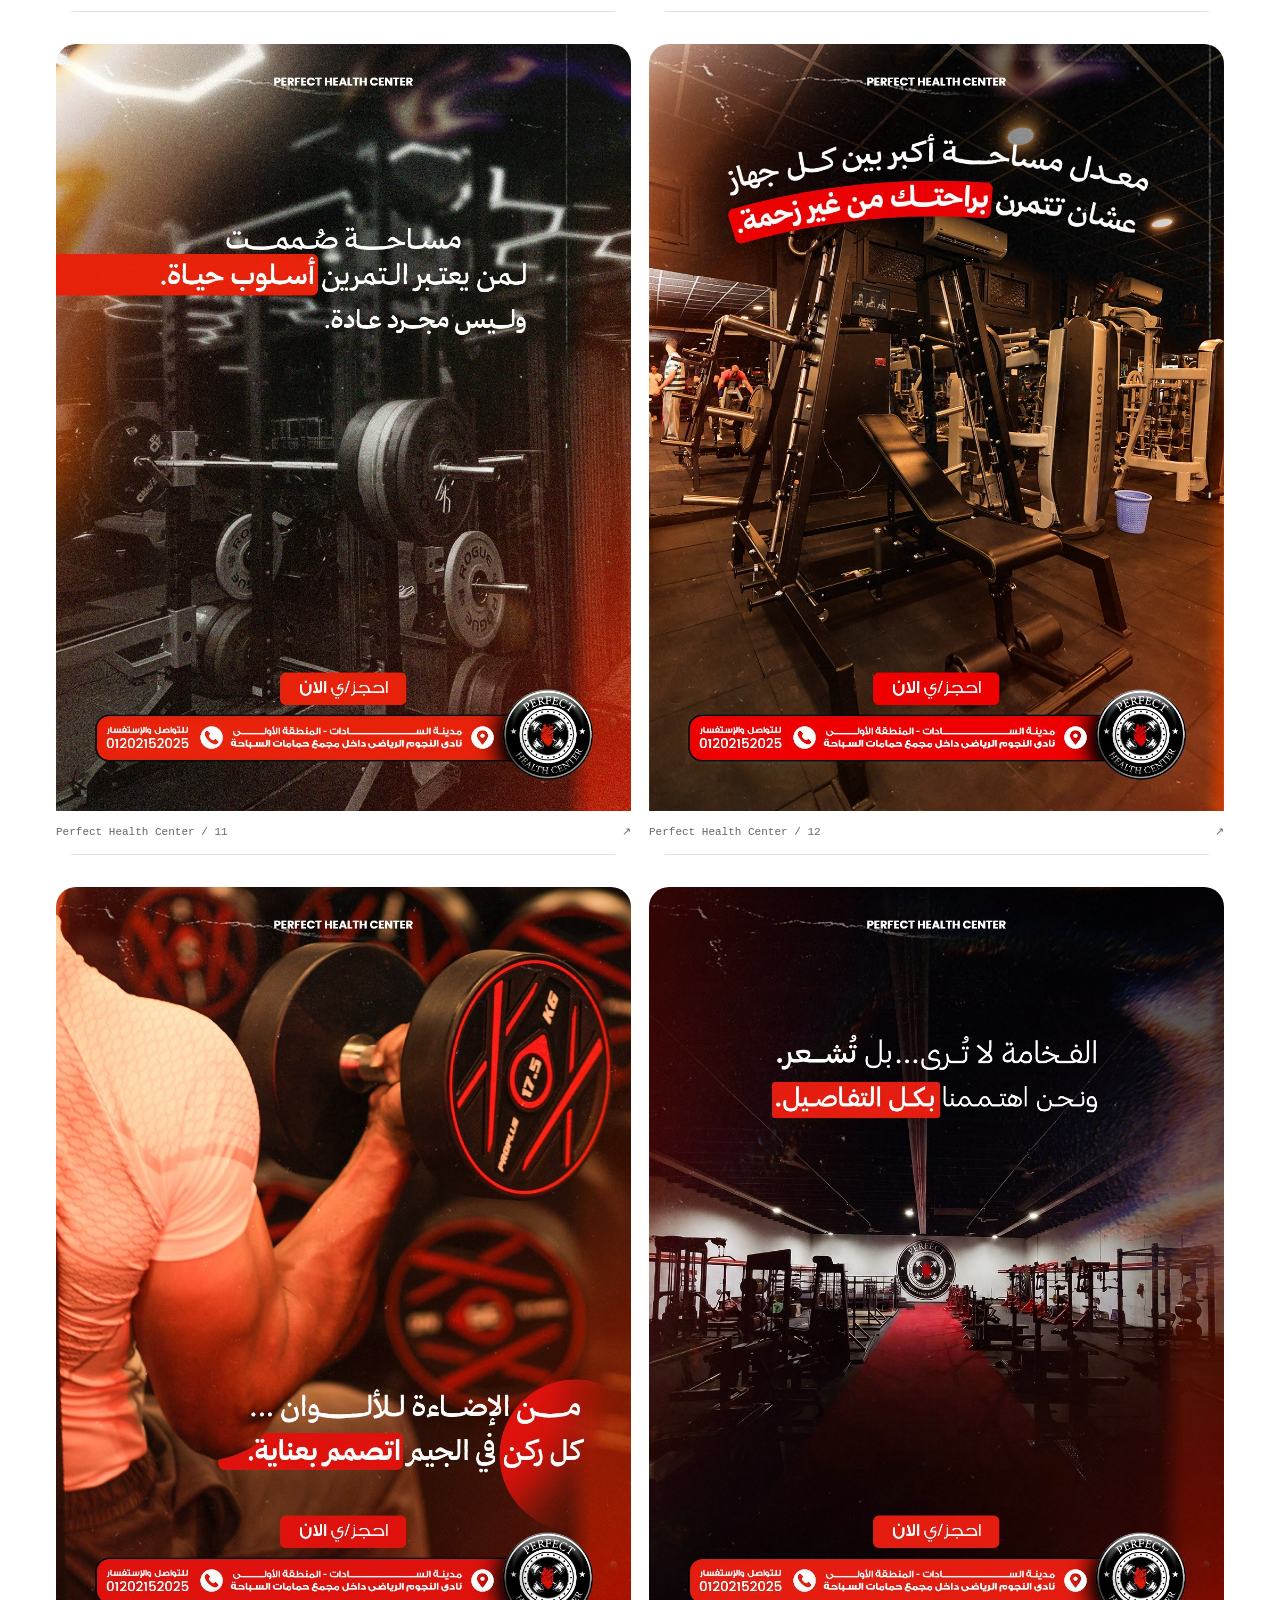
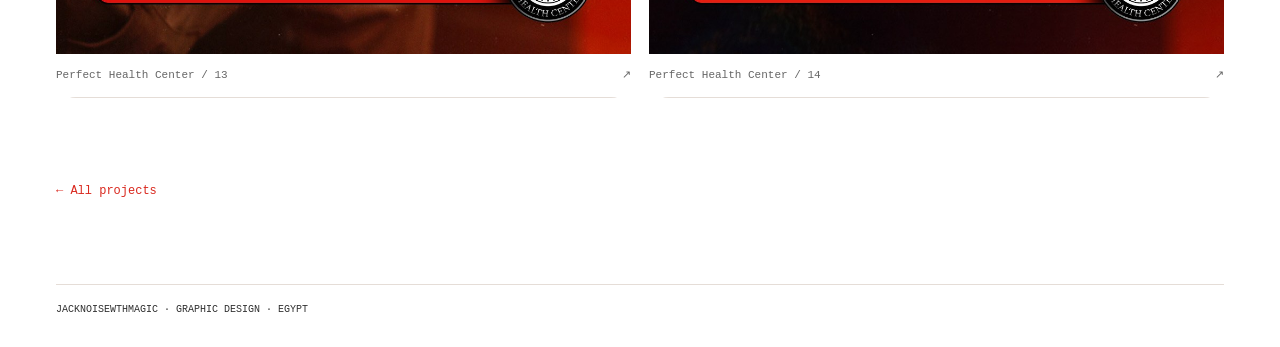
<file: work/perfect-gym/index.html>
<!doctype html><html lang="en"><head><meta charset="utf-8"><meta name="viewport" content="width=device-width,initial-scale=1"><base href="/"><title>Perfect Health Center | JACKNOISEWTHMAGIC</title><meta name="description" content="JACKNOISEWTHMAGIC. Graphic design, social media campaigns and brand identity from Egypt."><link rel="stylesheet" href="style.css"><script src="app.js" defer></script></head><body><div class="jn-portfolio"><main dir="ltr" lang="en" class="file-card" data-width="fluid"><a href="./" class="jn-back file-hover-underline">← All projects</a><header class="file-header"><h1 class="file-title">Perfect Health Center</h1><p class="file-fact">SOCIAL MEDIA DESIGN / ARABIC + ENGLISH</p><p class="file-intro">Fourteen designs for a gym in Sadat City. A rebranding campaign in black and red.</p></header><section class="file-group" aria-labelledby=":R4:"><hgroup class="file-group-head"><p class="file-group-label">THE CAMPAIGN</p><h2 id=":R4:" class="file-group-heading">Social media design</h2></hgroup><div class="jn-project-info"><p class="file-p">Social media designs for Perfect Health Center, a gym in Sadat City. A rebranding campaign for the venue, with announcements and brand posts built on gym photography, black tones and red highlights.</p><div class="jn-project-meta"><span>SOCIAL MEDIA DESIGN</span><span>ARABIC + ENGLISH</span><span>14 DESIGNS</span></div></div><p class="jn-gallery-hint">Select any design to see the full artwork.</p><div class="jn-grid"><button class="jn-art" type="button" aria-label="Open design 1 of 14"><img src="assets/perfect-gym-1.jpg" alt="Perfect Health Center social media design 1 of 14" loading="eager"/><span class="jn-art-footer"><span>Perfect Health Center / 01</span><span aria-hidden="true">↗</span></span></button><button class="jn-art" type="button" aria-label="Open design 2 of 14"><img src="assets/perfect-gym-2.jpg" alt="Perfect Health Center social media design 2 of 14" loading="eager"/><span class="jn-art-footer"><span>Perfect Health Center / 02</span><span aria-hidden="true">↗</span></span></button><button class="jn-art" type="button" aria-label="Open design 3 of 14"><img src="assets/perfect-gym-3.jpg" alt="Perfect Health Center social media design 3 of 14" loading="eager"/><span class="jn-art-footer"><span>Perfect Health Center / 03</span><span aria-hidden="true">↗</span></span></button><button class="jn-art" type="button" aria-label="Open design 4 of 14"><img src="assets/perfect-gym-4.jpg" alt="Perfect Health Center social media design 4 of 14" loading="eager"/><span class="jn-art-footer"><span>Perfect Health Center / 04</span><span aria-hidden="true">↗</span></span></button><button class="jn-art" type="button" aria-label="Open design 5 of 14"><img src="assets/perfect-gym-5.jpg" alt="Perfect Health Center social media design 5 of 14" loading="lazy"/><span class="jn-art-footer"><span>Perfect Health Center / 05</span><span aria-hidden="true">↗</span></span></button><button class="jn-art" type="button" aria-label="Open design 6 of 14"><img src="assets/perfect-gym-6.jpg" alt="Perfect Health Center social media design 6 of 14" loading="lazy"/><span class="jn-art-footer"><span>Perfect Health Center / 06</span><span aria-hidden="true">↗</span></span></button><button class="jn-art" type="button" aria-label="Open design 7 of 14"><img src="assets/perfect-gym-7.jpg" alt="Perfect Health Center social media design 7 of 14" loading="lazy"/><span class="jn-art-footer"><span>Perfect Health Center / 07</span><span aria-hidden="true">↗</span></span></button><button class="jn-art" type="button" aria-label="Open design 8 of 14"><img src="assets/perfect-gym-8.jpg" alt="Perfect Health Center social media design 8 of 14" loading="lazy"/><span class="jn-art-footer"><span>Perfect Health Center / 08</span><span aria-hidden="true">↗</span></span></button><button class="jn-art" type="button" aria-label="Open design 9 of 14"><img src="assets/perfect-gym-9.jpg" alt="Perfect Health Center social media design 9 of 14" loading="lazy"/><span class="jn-art-footer"><span>Perfect Health Center / 09</span><span aria-hidden="true">↗</span></span></button><button class="jn-art" type="button" aria-label="Open design 10 of 14"><img src="assets/perfect-gym-10.jpg" alt="Perfect Health Center social media design 10 of 14" loading="lazy"/><span class="jn-art-footer"><span>Perfect Health Center / 10</span><span aria-hidden="true">↗</span></span></button><button class="jn-art" type="button" aria-label="Open design 11 of 14"><img src="assets/perfect-gym-11.jpg" alt="Perfect Health Center social media design 11 of 14" loading="lazy"/><span class="jn-art-footer"><span>Perfect Health Center / 11</span><span aria-hidden="true">↗</span></span></button><button class="jn-art" type="button" aria-label="Open design 12 of 14"><img src="assets/perfect-gym-12.jpg" alt="Perfect Health Center social media design 12 of 14" loading="lazy"/><span class="jn-art-footer"><span>Perfect Health Center / 12</span><span aria-hidden="true">↗</span></span></button><button class="jn-art" type="button" aria-label="Open design 13 of 14"><img src="assets/perfect-gym-13.jpg" alt="Perfect Health Center social media design 13 of 14" loading="lazy"/><span class="jn-art-footer"><span>Perfect Health Center / 13</span><span aria-hidden="true">↗</span></span></button><button class="jn-art" type="button" aria-label="Open design 14 of 14"><img src="assets/perfect-gym-14.jpg" alt="Perfect Health Center social media design 14 of 14" loading="lazy"/><span class="jn-art-footer"><span>Perfect Health Center / 14</span><span aria-hidden="true">↗</span></span></button></div></section><a href="./" class="jn-back file-hover-underline">← All projects</a><footer class="file-closing">JACKNOISEWTHMAGIC · Graphic design · Egypt</footer></main></div></body></html>
</file>
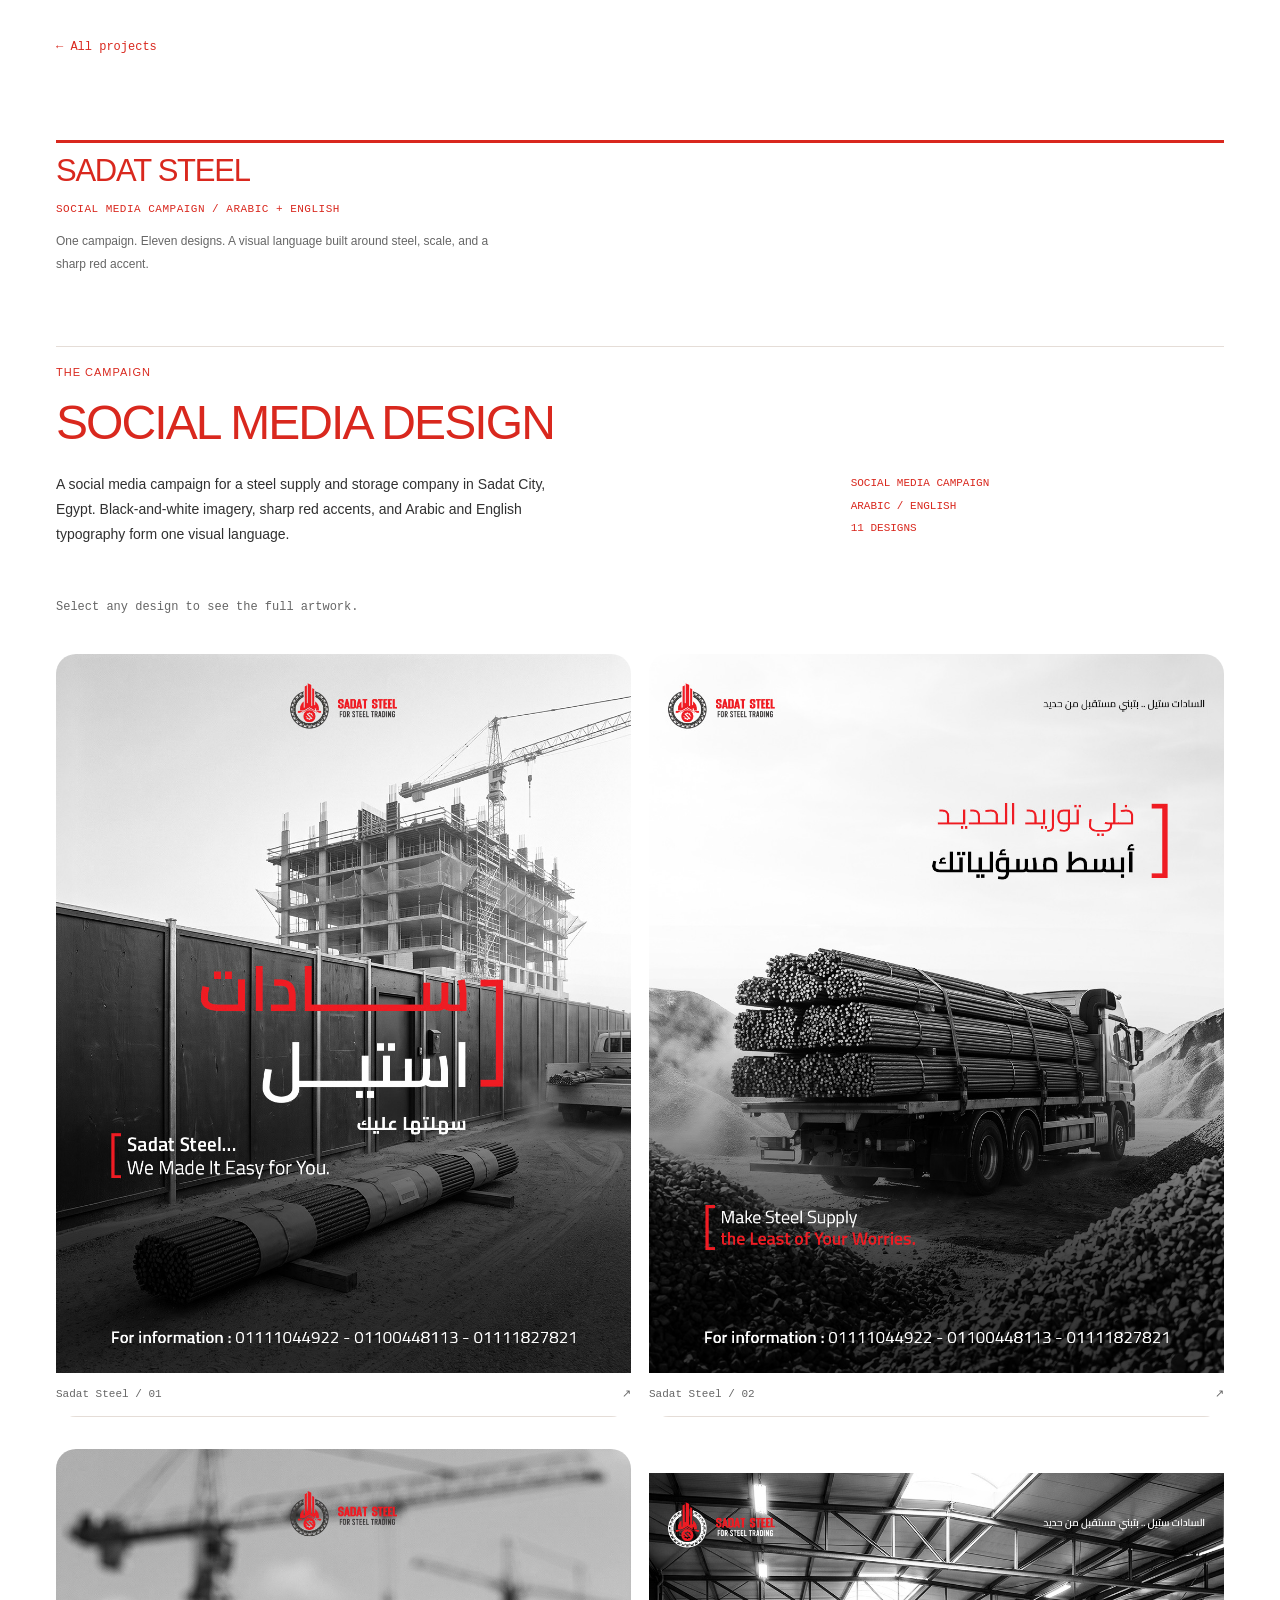
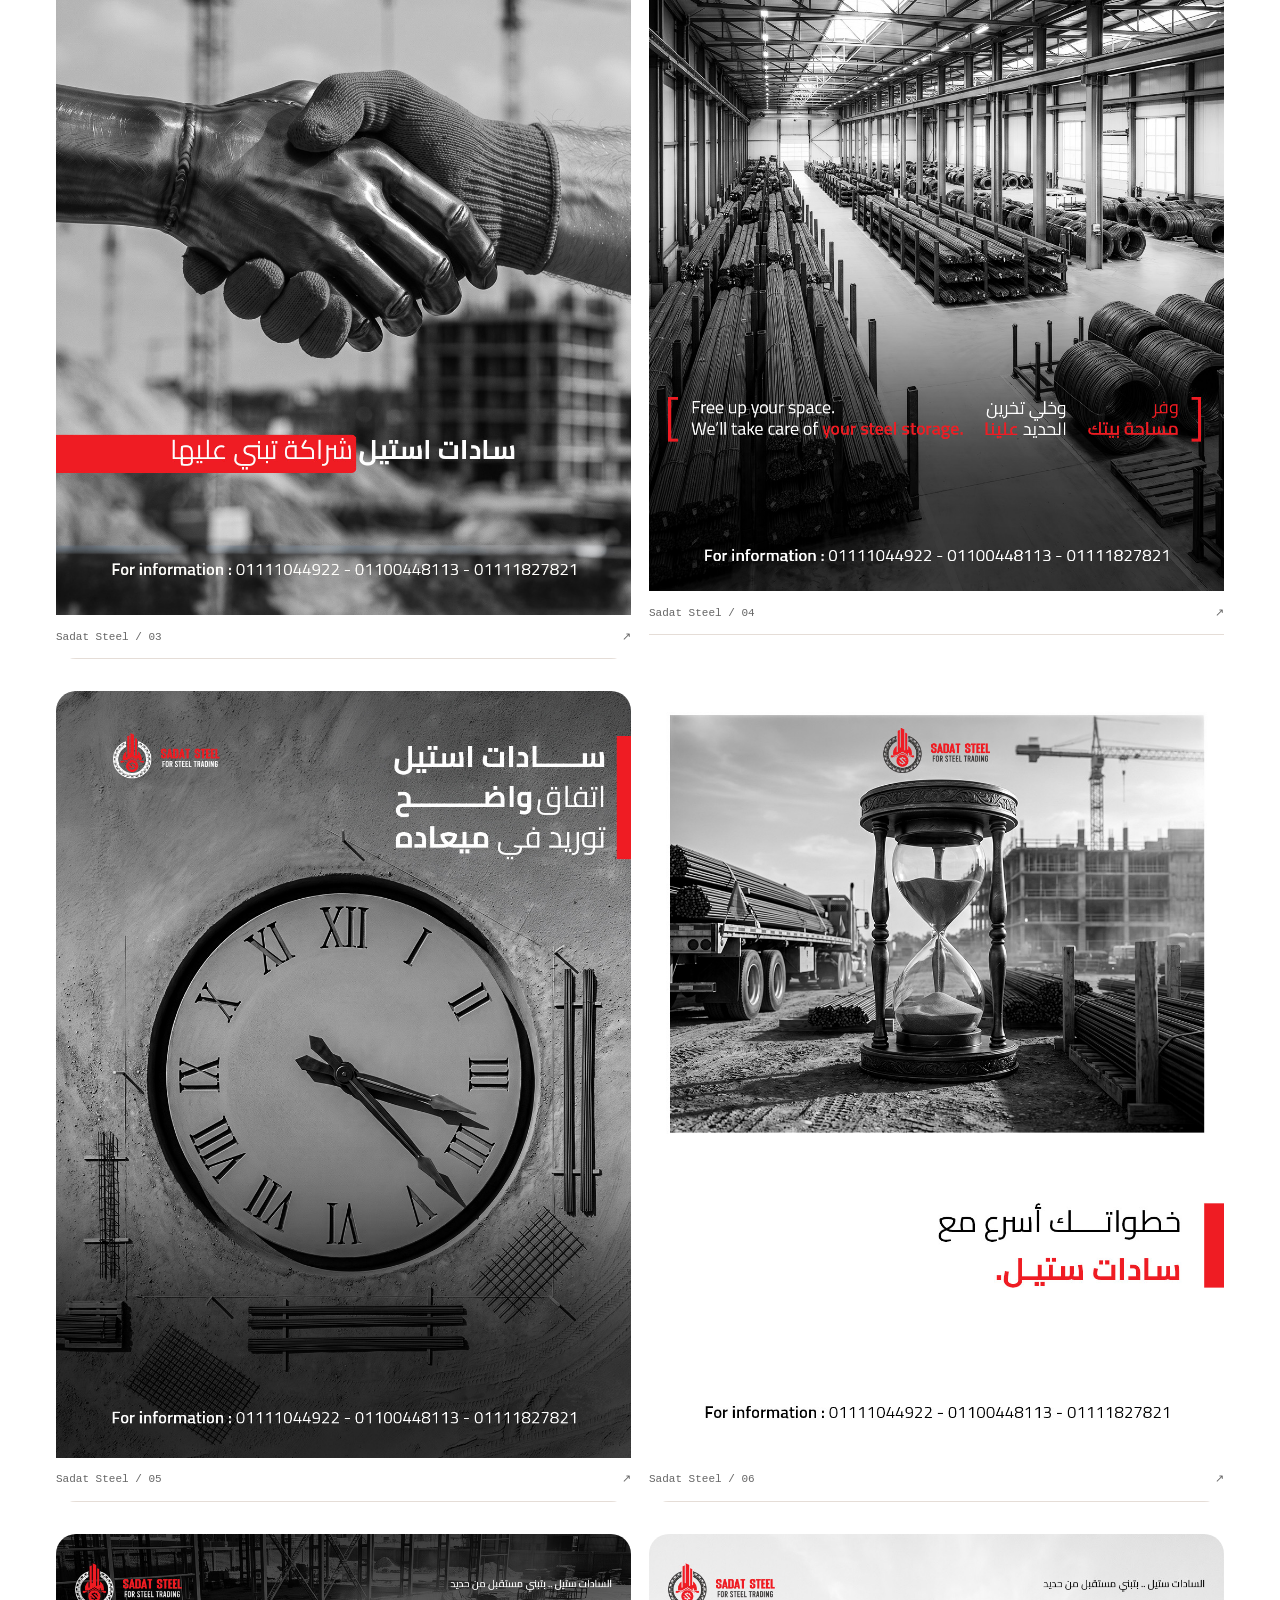
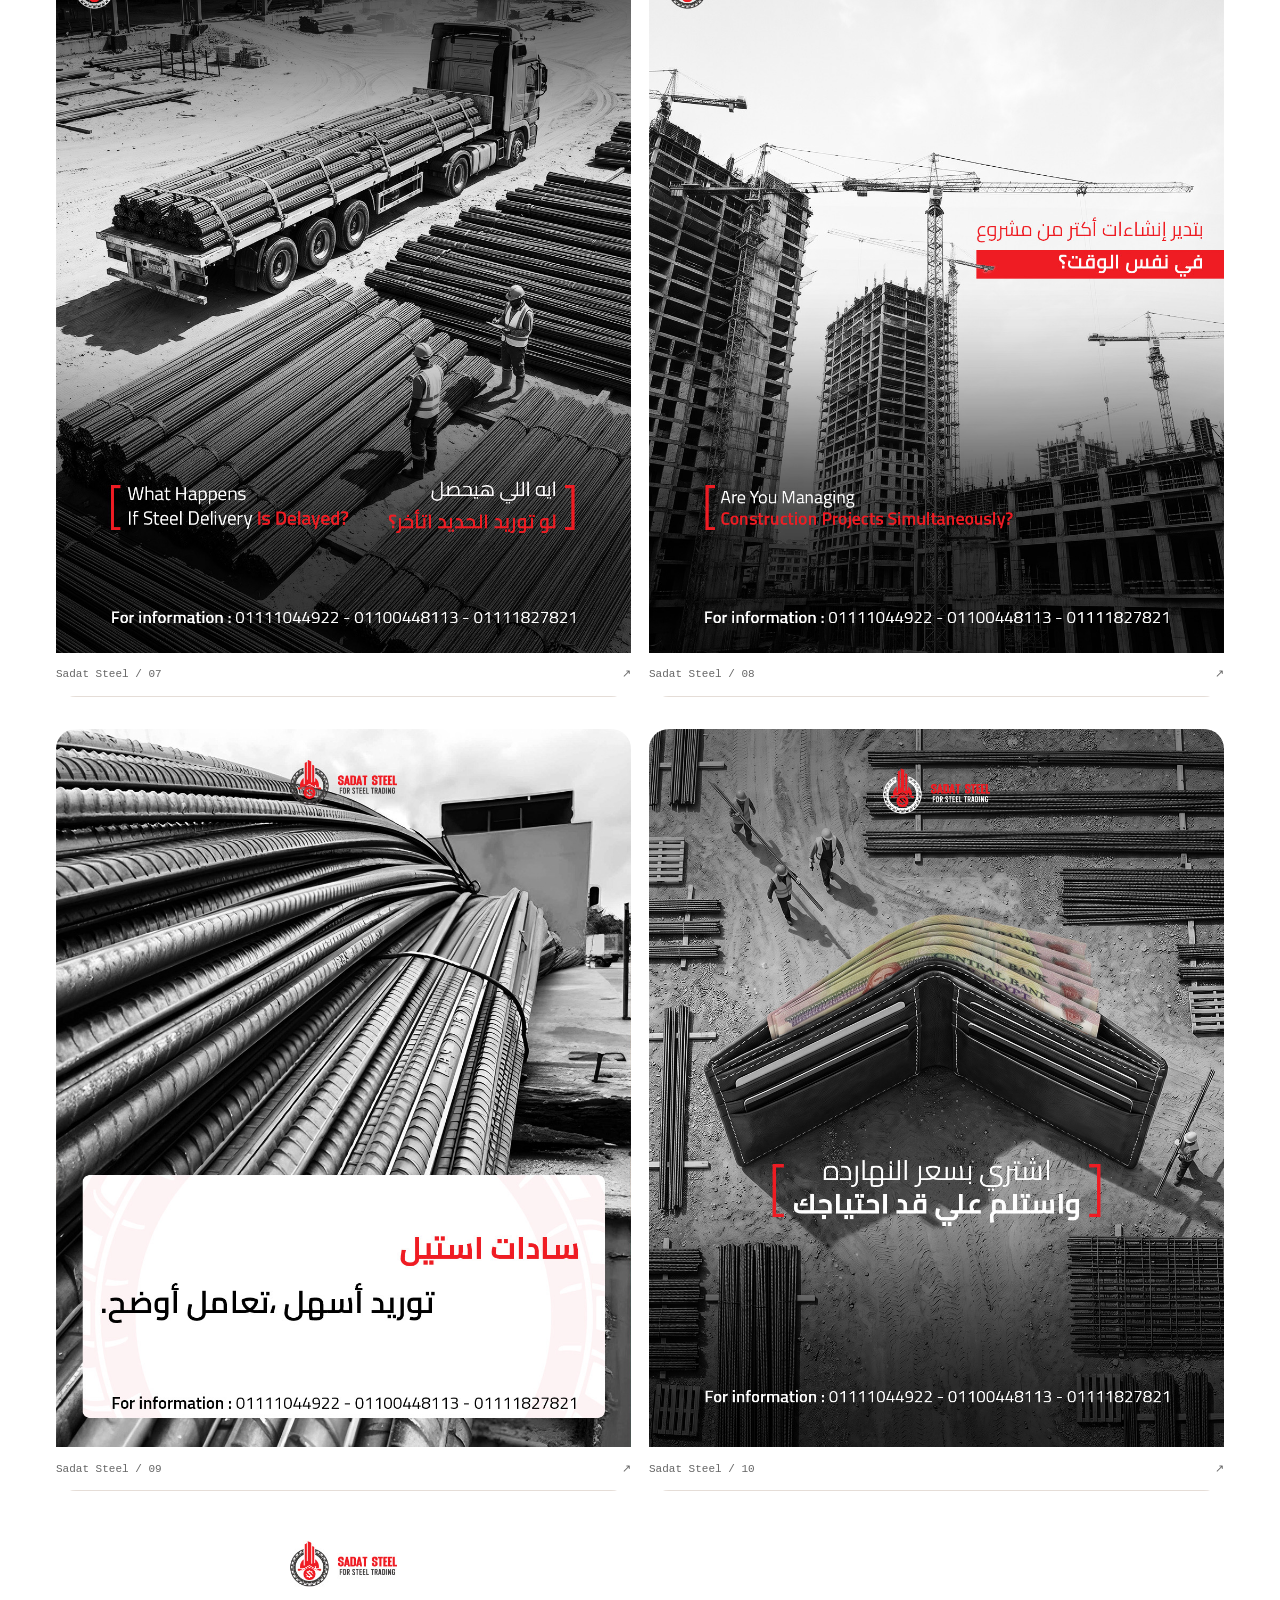
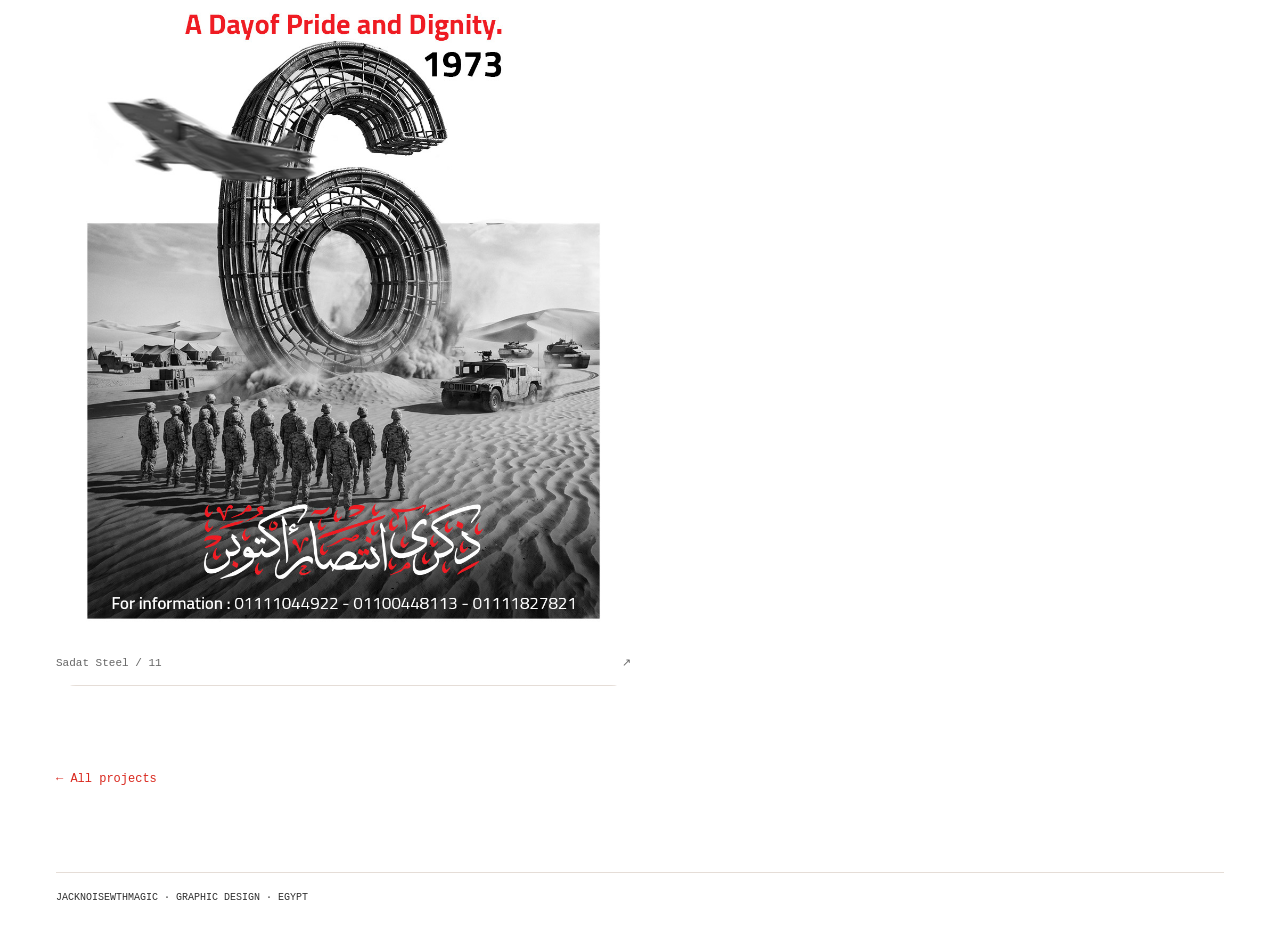
<file: work/sadat-steel/index.html>
<!doctype html><html lang="en"><head><meta charset="utf-8"><meta name="viewport" content="width=device-width,initial-scale=1"><base href="/"><title>Sadat Steel | JACKNOISEWTHMAGIC</title><meta name="description" content="JACKNOISEWTHMAGIC. Graphic design, social media campaigns and brand identity from Egypt."><link rel="stylesheet" href="style.css"><script src="app.js" defer></script></head><body><div class="jn-portfolio"><main dir="ltr" lang="en" class="file-card" data-width="fluid"><a href="./" class="jn-back file-hover-underline">← All projects</a><header class="file-header"><h1 class="file-title">Sadat Steel</h1><p class="file-fact">SOCIAL MEDIA CAMPAIGN / ARABIC + ENGLISH</p><p class="file-intro">One campaign. Eleven designs. A visual language built around steel, scale, and a sharp red accent.</p></header><section class="file-group" aria-labelledby=":R3:"><hgroup class="file-group-head"><p class="file-group-label">THE CAMPAIGN</p><h2 id=":R3:" class="file-group-heading">Social media design</h2></hgroup><div class="jn-project-info"><p class="file-p">A social media campaign for a steel supply and storage company in Sadat City, Egypt. Black-and-white imagery, sharp red accents, and Arabic and English typography form one visual language.</p><div class="jn-project-meta"><span>SOCIAL MEDIA CAMPAIGN</span><span>ARABIC / ENGLISH</span><span>11 DESIGNS</span></div></div><p class="jn-gallery-hint">Select any design to see the full artwork.</p><div class="jn-grid"><button class="jn-art" type="button" aria-label="Open design 1 of 11: Sadat Steel bilingual campaign artwork with a construction site and bundled steel"><img src="assets/47e6c97c824068c3.jpg" alt="Sadat Steel bilingual campaign artwork with a construction site and bundled steel" loading="eager"/><span class="jn-art-footer"><span>Sadat Steel / 01</span><span aria-hidden="true">↗</span></span></button><button class="jn-art" type="button" aria-label="Open design 2 of 11: Steel delivery truck with Arabic and English campaign headlines"><img src="assets/24c7dc28aabc0b7d.jpg" alt="Steel delivery truck with Arabic and English campaign headlines" loading="eager"/><span class="jn-art-footer"><span>Sadat Steel / 02</span><span aria-hidden="true">↗</span></span></button><button class="jn-art" type="button" aria-label="Open design 3 of 11: Metal and gloved hands shaking above the Sadat Steel partnership headline"><img src="assets/597f3e01c6c2af64.jpg" alt="Metal and gloved hands shaking above the Sadat Steel partnership headline" loading="eager"/><span class="jn-art-footer"><span>Sadat Steel / 03</span><span aria-hidden="true">↗</span></span></button><button class="jn-art" type="button" aria-label="Open design 4 of 11: Steel warehouse with bilingual storage campaign copy"><img src="assets/a89d3a4dca789317.jpg" alt="Steel warehouse with bilingual storage campaign copy" loading="eager"/><span class="jn-art-footer"><span>Sadat Steel / 04</span><span aria-hidden="true">↗</span></span></button><button class="jn-art" type="button" aria-label="Open design 5 of 11: Oversized clock on an industrial surface with steel reinforcement and Arabic copy"><img src="assets/4647ee18975c439a.jpg" alt="Oversized clock on an industrial surface with steel reinforcement and Arabic copy" loading="eager"/><span class="jn-art-footer"><span>Sadat Steel / 05</span><span aria-hidden="true">↗</span></span></button><button class="jn-art" type="button" aria-label="Open design 6 of 11: Hourglass in a steel yard with an Arabic headline about faster progress"><img src="assets/8081d07d36167adb.jpg" alt="Hourglass in a steel yard with an Arabic headline about faster progress" loading="eager"/><span class="jn-art-footer"><span>Sadat Steel / 06</span><span aria-hidden="true">↗</span></span></button><button class="jn-art" type="button" aria-label="Open design 7 of 11: Truck and steel yard with Arabic and English copy about delivery delays"><img src="assets/e84b600f6c01a630.jpg" alt="Truck and steel yard with Arabic and English copy about delivery delays" loading="eager"/><span class="jn-art-footer"><span>Sadat Steel / 07</span><span aria-hidden="true">↗</span></span></button><button class="jn-art" type="button" aria-label="Open design 8 of 11: Construction cranes with Arabic and English copy about managing multiple projects"><img src="assets/475da6f08c9f7631.jpg" alt="Construction cranes with Arabic and English copy about managing multiple projects" loading="eager"/><span class="jn-art-footer"><span>Sadat Steel / 08</span><span aria-hidden="true">↗</span></span></button><button class="jn-art" type="button" aria-label="Open design 9 of 11: Close-up of steel bars with an Arabic supply headline in a white panel"><img src="assets/2e5c37804d0e76c4.jpg" alt="Close-up of steel bars with an Arabic supply headline in a white panel" loading="eager"/><span class="jn-art-footer"><span>Sadat Steel / 09</span><span aria-hidden="true">↗</span></span></button><button class="jn-art" type="button" aria-label="Open design 10 of 11: Wallet over a steel yard with Arabic campaign copy about price and delivery"><img src="assets/5cb6df99288db564.jpg" alt="Wallet over a steel yard with Arabic campaign copy about price and delivery" loading="eager"/><span class="jn-art-footer"><span>Sadat Steel / 10</span><span aria-hidden="true">↗</span></span></button><button class="jn-art" type="button" aria-label="Open design 11 of 11: October commemoration artwork with the number six built from steel reinforcement"><img src="assets/ee59be2f7def0ebe.jpg" alt="October commemoration artwork with the number six built from steel reinforcement" loading="eager"/><span class="jn-art-footer"><span>Sadat Steel / 11</span><span aria-hidden="true">↗</span></span></button></div></section><a href="./" class="jn-back file-hover-underline">← All projects</a><footer class="file-closing">JACKNOISEWTHMAGIC · Graphic design · Egypt</footer></main></div></body></html>
</file>
<file: style.css>
*{box-sizing:border-box}html{scroll-behavior:smooth}body{margin:0;color:#303030;font-family:Arial,Helvetica,sans-serif}button,a{-webkit-tap-highlight-color:transparent}a{color:inherit}img{max-width:100%}.file-card{width:100%;max-width:1040px;margin:0 auto;padding:24px;display:flex;flex-direction:column;gap:56px}.file-header,.file-group,.file-group-head{display:flex;flex-direction:column;gap:24px}.file-header p,.file-header h1,.file-group h2,.file-p{margin:0}.file-group{gap:24px}.file-group-label{margin:0}.file-group-heading{margin:0}.file-p{font-size:14px;line-height:1.8;max-width:66ch}.file-row{display:flex;gap:18px;border-bottom:1px solid #e5ddd7}.file-row:last-child{border-bottom:0}.file-row-slot{min-width:18px}.file-row-body{flex:1}.file-row-main{display:flex;gap:16px}.file-strong{font-weight:700}.file-row-detail{font-size:12px;color:#666;line-height:1.9;max-width:40ch}.file-closing{margin:0}.file-hover-underline:hover{text-decoration:underline;text-underline-offset:4px}.jn-back{align-self:flex-start}@media(min-width:700px){.file-card{padding:36px}.file-row-detail{max-width:60ch}}
html, body, #root { margin:0; min-height:100%; }
body { background:#fff; }
.jn-portfolio { --jn-accent:#d9281e; --ds-page:#fff; --ds-ink:#303030; --ds-ink-2:#666; --ds-hairline:#e5ddd7; --ds-raised:#fff0ee; color:var(--ds-ink); background:var(--ds-page); }
.jn-portfolio .file-card { background:#fff; gap:56px; padding-top:24px; padding-bottom:28px; }
.jn-portfolio .file-header { gap:12px; border-top:1px solid var(--jn-accent); padding-top:12px; }
.jn-portfolio h1 { font-family:inherit; color:var(--jn-accent); font-size:clamp(19px,3.8vw,38px); line-height:1.05; font-weight:600; letter-spacing:-.055em; overflow-wrap:anywhere; }
.jn-portfolio .file-fact { color:var(--jn-accent); }
.jn-portfolio .file-intro { color:#666; max-width:42em; }
.jn-portfolio h2 { font-family:inherit; font-weight:600; color:var(--jn-accent); letter-spacing:-.045em; line-height:1.05; font-size:clamp(28px,4.2vw,48px); }
.jn-portfolio .file-group-label, .jn-portfolio .file-fact { font-family:monospace; font-size:11px; letter-spacing:.045em; line-height:1.7; text-transform:uppercase; color:var(--jn-accent); }
.jn-portfolio .file-group { border-top:1px solid #e5ddd7; padding-top:16px; }
.jn-portfolio .file-group-head { gap:16px; }
.jn-statement { margin-top:12px; padding:20px 0 28px; color:var(--jn-accent); font-size:clamp(44px,13.3vw,150px); line-height:.83; font-weight:600; letter-spacing:-.075em; }
.jn-statement > span { display:block; transform:scaleY(1.2); transform-origin:left center; }
.jn-statement > span + span { margin-top:24px; }
.jn-statement > span:last-child { letter-spacing:-.06em; }
.jn-dot { color:var(--jn-accent); }
.jn-intro { display:flex; flex-wrap:wrap; justify-content:space-between; align-items:center; gap:12px; margin-top:-20px; padding:12px 0; border-top:1px solid var(--jn-accent); border-bottom:1px solid var(--jn-accent); font-family:monospace; text-transform:uppercase; font-size:11px; color:var(--jn-accent); }
.jn-intro [lang="ar"] { font-family:inherit; font-size:17px; }
.jn-grid { display:grid; grid-template-columns:1fr; gap:32px 18px; }
.jn-project-info { display:grid; grid-template-columns:1fr; gap:18px; }
.jn-project-meta { display:flex; flex-direction:column; gap:5px; font-family:monospace; font-size:11px; line-height:1.6; color:var(--jn-accent); }
.jn-gallery-hint { font-family:monospace; font-size:12px; color:#666; margin:24px 0 12px; }
.jn-art { display:block; padding:0; border:0; background:transparent; text-align:left; color:inherit; font:inherit; cursor:pointer; min-width:0; }
.jn-art img { display:block; width:100%; height:auto; }
.jn-art-footer { display:flex; justify-content:space-between; align-items:center; gap:12px; min-height:44px; font-family:monospace; font-size:11px; border-bottom:1px solid #e5ddd7; color:#666; }
.jn-art:hover .jn-art-footer { color:var(--jn-accent); }
.jn-arabic { color:var(--jn-accent); font-size:23px; text-align:left; }
.jn-contact { border-top:1px solid var(--jn-accent); padding:20px 0 8px; }
.jn-contact > span { font-family:monospace; font-size:11px; letter-spacing:.08em; color:var(--jn-accent); }
.jn-contact > p { font-size:20px; line-height:1.4; margin:12px 0; }
.jn-contact > p.jn-contact-ar { font-size:15px; color:#666; text-align:left; }
.jn-project-card { display:block; color:inherit; text-decoration:none; min-width:0; }
.jn-logo-well { aspect-ratio:4/3; display:flex; align-items:center; justify-content:center; background:#fff; border:1px solid #e5ddd7; }
.jn-logo-well img { width:65%; max-width:260px; height:auto; transition:transform .3s ease; }
.jn-project-card:hover .jn-logo-well img { transform:scale(1.04); }
.jn-card-title { display:flex; justify-content:space-between; font-size:24px; font-weight:600; margin-top:16px; letter-spacing:-.025em; color:var(--jn-accent); }
.jn-card-meta { display:block; font-family:monospace; font-size:11px; color:#666; margin-top:6px; }
.jn-open { display:block; font-family:monospace; font-size:11px; padding:16px 0; border-bottom:1px solid #e5ddd7; color:var(--jn-accent); }
.jn-back { display:inline-block; color:var(--jn-accent)!important; font-family:monospace; font-size:12px; padding:12px 0; margin-bottom:0; text-decoration:none; }
.jn-portfolio :focus-visible { outline:2px solid var(--jn-accent); outline-offset:4px; }
.jn-caelum-gallery { margin-top:24px; }
.jn-socials { display:flex; flex-wrap:wrap; gap:12px 28px; padding-top:20px; margin-top:24px; border-top:1px solid #e5ddd7; }
.jn-social-slot { display:flex; flex-direction:column; gap:4px; min-height:44px; font-family:monospace; font-size:12px; color:#666; }
.jn-social-slot small { font-size:10px; color:#666; }
.jn-portfolio .file-row { padding:20px 0; }
.jn-portfolio .file-closing { font-family:monospace; font-size:10px; text-transform:uppercase; border-top:1px solid #e5ddd7; padding-top:16px; }
@media (min-width:700px) {
 .jn-portfolio .file-card { gap:72px; }
 .jn-grid { grid-template-columns:repeat(2,minmax(0,1fr)); }
 .jn-project-info { grid-template-columns:2fr 1fr; gap:48px; }
 .jn-project-meta { padding-top:3px; }
 .jn-statement { padding-top:40px; padding-bottom:44px; }
 .jn-statement > span + span { margin-top:40px; }
}
@media (prefers-reduced-motion:reduce) { .jn-logo-well img { transition:none; } }

/* White/orange technical type system. Project artwork stays in its original colors. */
.jn-portfolio .file-card { font-family:monospace; font-size:13px; line-height:1.85; }
.jn-portfolio h1, .jn-portfolio h2, .jn-statement, .jn-card-title { font-family:monospace; text-transform:uppercase; font-weight:900; }
.jn-portfolio h1 { font-size:clamp(17px,3vw,31px); letter-spacing:-.085em; }
.jn-portfolio h2 { letter-spacing:-.08em; }
.jn-statement { font-size:clamp(40px,10.6vw,120px); letter-spacing:-.09em; line-height:.9; }
.jn-statement > span { transform:scaleY(1.3); }
.jn-card-title { letter-spacing:-.07em; }
.jn-portfolio .file-intro { font-size:12px; line-height:1.9; max-width:38em; }
.jn-portfolio .file-row-name { text-transform:uppercase; }
.jn-intro { background:var(--jn-accent); color:#fff; padding:12px; }
.jn-contact > p { font-size:18px; }
.jn-portfolio .file-header { border-top-width:3px; }
.jn-logo-well { border:1px solid #e5ddd7; }

/* Homepage direction study: light editorial canvas and offset original artwork. */
.jn-home { --jn-accent:#d9281e; background:#f7f7f4; }
.jn-home .file-card { background:#f7f7f4; gap:72px; padding-top:24px; }
.jn-home .file-header { position:absolute; width:1px; height:1px; padding:0; margin:-1px; overflow:hidden; clip-path:inset(50%); white-space:nowrap; border:0; }
.jn-stage { width:100%; }
.jn-stage-top { display:flex; justify-content:space-between; gap:20px; font-family:monospace; font-size:10px; line-height:1.5; color:#585858; padding-bottom:28px; }
.jn-bigmark { font-family:Arial,Helvetica,sans-serif; font-weight:900; color:var(--jn-accent); font-size:clamp(44px,13.4vw,142px); letter-spacing:-.092em; line-height:.8; transform:skewX(-7deg); transform-origin:left center; padding:2px 8px 6px 0; }
.jn-bigmark > span { display:block; }
.jn-bigmark > span + span { margin-top:8px; }
.jn-mark-star { display:inline-block; font-size:.45em; vertical-align:top; line-height:1.1; margin-left:.12em; }
.jn-stage-bottom { position:relative; display:grid; grid-template-columns:1fr; margin-top:36px; }
.jn-index { position:relative; z-index:3; pointer-events:none; font-family:monospace; font-size:10px; color:#5c5c5c; }
.jn-index > strong { font-family:Arial,Helvetica,sans-serif; font-weight:800; color:var(--jn-accent); font-size:108px; line-height:1; letter-spacing:-.1em; display:block; margin-top:8px; }
.jn-index > strong > span { font-family:monospace; font-size:12px; font-weight:400; letter-spacing:0; margin-left:8px; vertical-align:top; line-height:2; }
.jn-index p { font-size:11px; line-height:1.7; margin-top:20px; }
.jn-scroll-note { display:block; margin-top:24px; font-size:9px; }
.jn-floating-work { position:relative; height:350px; margin-top:32px; }
.jn-float { position:absolute; display:block; width:54%; transition:transform .4s ease; }
.jn-float img { display:block; width:100%; height:auto; box-shadow:0 14px 28px #2626261c; }
.jn-float-back { width:72%; top:4px; right:0; transform:rotate(9deg); }
.jn-float-front { left:4%; top:112px; transform:rotate(-9deg); }
.jn-float-back:hover { transform:rotate(5deg) translateY(-8px); z-index:4; }
.jn-float-front:hover { transform:rotate(-5deg) translateY(-8px); }
.jn-art-label { position:absolute; right:0; bottom:0; font:9px/1.6 monospace; color:#5c5c5c; text-align:right; max-width:100px; }
.jn-home h2 { font-family:Arial,Helvetica,sans-serif; font-weight:900; letter-spacing:-.06em; }
.jn-home .jn-card-title { font-family:Arial,Helvetica,sans-serif; font-weight:900; letter-spacing:-.06em; }
.jn-home .jn-logo-well { background:transparent; border:0; border-bottom:1px solid #d8d8d4; }
.jn-home .file-group { border-color:#d8d8d4; }
@media (min-width:700px) {
 .jn-home .file-card { padding-top:28px; gap:96px; }
 .jn-stage-top { font-size:10px; padding-bottom:32px; }
 .jn-bigmark { font-size:clamp(80px,13vw,142px); line-height:.79; }
 .jn-bigmark > span + span { margin-top:14px; padding-left:15%; }
 .jn-stage-bottom { grid-template-columns:30% 70%; margin-top:52px; min-height:430px; }
 .jn-index { padding-top:30px; }
 .jn-index > strong { font-size:170px; margin-top:16px; }
 .jn-index p { margin-top:28px; font-size:12px; }
 .jn-scroll-note { margin-top:56px; }
 .jn-floating-work { height:460px; margin-top:0; }
 .jn-float-back { width:72%; top:8px; right:2%; }
 .jn-float-front { width:47%; left:0; top:100px; }
 .jn-art-label { bottom:4px; right:0; max-width:none; }
}
@media (prefers-reduced-motion:reduce) { .jn-float { transition:none; } }

/* Compositor-only motion. Content stays readable when motion is reduced. */
.jn-home .jn-bigmark > span { animation:jn-type-enter 850ms cubic-bezier(.16,1,.3,1) both; }
.jn-home .jn-bigmark > span + span { animation-delay:130ms; }
.jn-home .jn-stage-top, .jn-home .jn-index { animation:jn-label-enter 800ms ease-out both; animation-delay:260ms; }
.jn-home .jn-index > strong { animation:jn-number-enter 1000ms cubic-bezier(.16,1,.3,1) both; animation-delay:350ms; }
.jn-home .jn-floating-work { animation:jn-art-enter 1200ms cubic-bezier(.16,1,.3,1) both; animation-delay:250ms; }
.jn-home .jn-float img { animation:jn-drift 7s ease-in-out infinite alternate; will-change:transform; }
.jn-home .jn-float-front img { animation-delay:-3s; animation-duration:8s; }
.jn-home .jn-float { transition:transform 550ms cubic-bezier(.2,.8,.2,1),filter 550ms ease; }
.jn-home .jn-float-back:hover { transform:rotate(3deg) translateY(-14px) scale(1.035); z-index:4; filter:brightness(1.04); }
.jn-home .jn-float-front:hover { transform:rotate(-3deg) translateY(-14px) scale(1.035); filter:brightness(1.04); }
.jn-home .jn-float:hover img { animation-play-state:paused; }
.jn-home .jn-project-card .jn-logo-well img { transition:transform 550ms cubic-bezier(.2,.8,.2,1); }
.jn-home .jn-project-card:hover .jn-logo-well img { transform:translateY(-8px) scale(1.055); }
@keyframes jn-type-enter { from { opacity:0; transform:translateY(40px) skewY(3deg); } to { opacity:1; transform:translateY(0) skewY(0); } }
@keyframes jn-label-enter { from { opacity:0; transform:translateY(16px); } to { opacity:1; transform:translateY(0); } }
@keyframes jn-number-enter { from { opacity:0; transform:translateY(24px) scale(.94); } to { opacity:1; transform:translateY(0) scale(1); } }
@keyframes jn-art-enter { from { opacity:0; transform:translateY(65px) scale(.96); } to { opacity:1; transform:translateY(0) scale(1); } }
@keyframes jn-drift { from { transform:translate3d(0,-5px,0) rotate(-.7deg); } to { transform:translate3d(0,6px,0) rotate(.7deg); } }
@media (prefers-reduced-motion:reduce) {
 .jn-home .jn-bigmark > span, .jn-home .jn-stage-top, .jn-home .jn-index, .jn-home .jn-index > strong, .jn-home .jn-floating-work, .jn-home .jn-float img { animation:none; will-change:auto; }
 .jn-home .jn-float, .jn-home .jn-project-card .jn-logo-well img { transition:none; }
}

/* Orange-tinted glass interpretations of the design tool icons. */
.jn-home .jn-stage { position:relative; isolation:isolate; }
.jn-scene { position:absolute; inset:-10px -10px; z-index:-1; pointer-events:none; overflow:hidden; }
.jn-glass-icon { position:absolute; width:112px; height:112px; border-radius:22px; border:1px solid #ff9a93b3; background:linear-gradient(135deg,#fff3f1db 0%,#ff6b6140 34%,#e8362b47 70%,#fff1efba 100%); box-shadow:inset 2px 2px 3px #ffffffed,inset -3px -4px 5px #b0201836, 7px 9px 0 -3px #e66a623d, 10px 12px 0 -3px #ffd0cbb3, 14px 21px 26px #b02a201c; display:grid; place-items:center; transform-style:preserve-3d; backdrop-filter:blur(3px); animation:jn-glass-drift 9s ease-in-out infinite alternate; }
.jn-glass-icon::before { content:''; position:absolute; inset:5px; border:1px solid #fff0eebc; border-radius:17px; background:linear-gradient(127deg,#ffffffa6,transparent 40%,transparent 65%,#ffe9e6a1); }
.jn-glass-icon::after { content:''; position:absolute; left:10%; top:7%; width:75%; height:25%; border-radius:30% 45% 60% 30%; transform:rotate(-15deg); background:linear-gradient(180deg,#fff9,#fff0); }
.jn-glass-icon > span { font:600 57px/1 Arial,Helvetica,sans-serif; letter-spacing:-.06em; color:#cf2a1f99; text-shadow:1px 1px 0 #fff0eecc,-1px -1px 0 #a5201a40,2px 3px 2px #a8281f2b; }
.jn-glass-ps { right:4%; top:206px; transform:perspective(650px) rotateY(-23deg) rotateX(14deg) rotateZ(13deg); }
.jn-glass-ai { right:4%; bottom:100px; width:91px; height:91px; transform:perspective(650px) rotateY(26deg) rotateX(-10deg) rotateZ(-15deg); animation-delay:-4s; }
.jn-glass-ai > span { font-size:49px; }
@keyframes jn-glass-drift { from { translate:0 -6px; rotate:-3deg; } to { translate:0 8px; rotate:3deg; } }
@media (min-width:700px) {
 .jn-home .jn-scene { inset:-10px -25px; }
 .jn-home .jn-glass-ps { width:158px; height:158px; top:295px; left:17%; right:auto; }
 .jn-home .jn-glass-ps > span { font-size:80px; }
 .jn-home .jn-glass-ai { width:144px; height:144px; top:192px; right:0; left:auto; bottom:auto; }
 .jn-home .jn-glass-ai > span { font-size:74px; }
}
@media (prefers-reduced-motion:reduce) { .jn-home .jn-glass-icon { animation:none; } }

/* Glass tool silhouettes continue the visual rhythm through the full homepage. */
.jn-tool-trail { position:relative; height:80px; margin:-28px 0; pointer-events:none; isolation:isolate; }
.jn-tool { position:absolute; width:94px; height:94px; filter:drop-shadow(8px 13px 10px #c9302626); animation:jn-tool-drift 10s ease-in-out infinite alternate; transform:perspective(600px) rotateY(-18deg) rotateZ(-12deg); }
.jn-tool svg { display:block; width:100%; height:100%; overflow:visible; }
.jn-tool-left { left:5%; top:-8px; }
.jn-tool-right { right:4%; top:0; transform:perspective(600px) rotateY(20deg) rotateZ(16deg); animation-delay:-4s; }
.jn-trail-2 .jn-tool-left, .jn-trail-4 .jn-tool-left { left:14%; }
.jn-trail-2 .jn-tool-right, .jn-trail-4 .jn-tool-right { right:10%; }
.jn-trail-5 { margin-top:-35px; margin-bottom:-20px; }
@keyframes jn-tool-drift { from { translate:0 -5px; rotate:-3deg; } to { translate:0 6px; rotate:3deg; } }
@media (min-width:700px) {
 .jn-home .jn-tool-trail { height:92px; margin:-36px 0; }
 .jn-home .jn-tool { width:128px; height:128px; top:-15px; }
 .jn-home .jn-tool-left { left:9%; }
 .jn-home .jn-tool-right { right:8%; }
 .jn-home .jn-trail-2 .jn-tool-left, .jn-home .jn-trail-4 .jn-tool-left { left:24%; }
 .jn-home .jn-trail-2 .jn-tool-right, .jn-home .jn-trail-4 .jn-tool-right { right:21%; }
}
@media (prefers-reduced-motion:reduce) { .jn-home .jn-tool { animation:none; } }

.jn-lightbox{position:fixed;inset:0;background:#171717f7;color:white;z-index:99;display:flex;align-items:center;justify-content:center;padding:60px 48px}.jn-lightbox[hidden]{display:none}.jn-lightbox img{max-width:100%;max-height:calc(100vh - 120px);width:auto;height:auto;object-fit:contain}.jn-lightbox button{position:absolute;border:1px solid #ffffff60;background:#333;color:white;font:16px Arial;padding:12px;min-width:44px;min-height:44px;cursor:pointer}.jn-lightbox-close{right:12px;top:12px}.jn-lightbox-prev{left:8px;top:48%}.jn-lightbox-next{right:8px;top:48%}.jn-lightbox-count{position:absolute;bottom:16px;left:0;right:0;text-align:center;font:12px monospace}
.file-row-main{display:block}.file-row-detail{margin-top:6px}.file-row-body{min-width:0}.file-row-slot{flex-shrink:0}.file-group{min-width:0}
.file-row-main>span{display:block}

.jn-contact>p a{overflow-wrap:anywhere}.jn-social-slot{overflow-wrap:anywhere}
:root{color-scheme:light}html{scroll-behavior:smooth;scroll-padding-top:100px}.fb-home{background:#f1f3f2;color:#171a19;font-family:Arial,Helvetica,sans-serif}.fb-home a{text-decoration:none}.fb-nav{height:90px;display:flex;align-items:center;justify-content:space-between;padding:0 5%;background:white;position:relative;z-index:2}.fb-brand{font-size:19px;font-weight:800;letter-spacing:-1px;line-height:.9}.fb-brand span{display:block;font-size:13px;letter-spacing:1px;margin-top:4px}.fb-nav nav{display:flex;gap:36px;font-size:13px}.fb-pill{display:inline-flex;justify-content:center;align-items:center;border-radius:40px;background:#191b1a;color:white;min-height:48px;padding:0 26px;font-size:12px;white-space:nowrap}.fb-orange{background:#d9281e}.fb-hero{height:760px;min-height:600px;position:relative;color:white;overflow:hidden;background:#254252}.fb-hero-art{position:absolute;inset:0;display:flex;align-items:center;justify-content:flex-end;background:#244254}.fb-hero-art img{width:76%;height:100%;object-fit:contain;object-position:right center}.fb-hero-shade{position:absolute;inset:0;background:linear-gradient(90deg,rgba(10,26,34,.9),rgba(10,26,34,.42) 55%,rgba(10,26,34,.08))}.fb-hero-copy{position:relative;padding:140px 5% 80px;max-width:1100px}.fb-kicker{font-size:12px;letter-spacing:1.4px;font-weight:500;line-height:1.7}.fb-hero h1{font-size:clamp(48px,6.5vw,94px);font-weight:300;letter-spacing:-3px;line-height:1.07;margin:35px 0 26px}.fb-hero-copy>p:last-of-type{font-size:16px;line-height:1.6;max-width:480px}.fb-circle{display:grid;place-items:center;border:1px solid #ffffff80;border-radius:50%;width:48px;height:48px;margin-top:32px;color:white}.fb-hero-caption{position:absolute;bottom:110px;right:5%;font-size:9px;letter-spacing:1.4px}.fb-summary{position:relative;margin:-70px 5% 0 10%;border-radius:32px;background:white;padding:35px 40px;display:flex;align-items:center;justify-content:space-between;gap:24px;z-index:1}.fb-summary>div{display:flex;flex-direction:column;gap:14px;border-right:1px solid #d7ddda;padding-right:36px;min-height:64px}.fb-summary small{font-size:10px;color:#686d69}.fb-summary strong{font-size:18px;font-weight:400}.fb-wrap{max-width:1320px;padding-left:5%;padding-right:5%;margin:auto}.fb-work{padding-top:130px;padding-bottom:70px}.fb-section-head{display:flex;justify-content:space-between;align-items:center;margin-bottom:55px}.fb-section-head>span{font-size:12px;color:#6b706e}.fb-projects{display:grid;grid-template-columns:1fr 1fr;gap:55px}.fb-project{min-width:0;display:block}.fb-offset{padding-top:140px}.fb-image-well{height:580px;border-radius:32px;overflow:hidden;background:#e4e8e6;display:flex;align-items:center;justify-content:center;padding:28px}.fb-image-well img{width:100%;height:100%;object-fit:contain;transition:transform .8s}.fb-project:hover img{transform:scale(1.025)}.fb-project-name{display:flex;align-items:center;justify-content:space-between;padding-top:27px}.fb-project h2{font-size:24px;font-weight:400;letter-spacing:-.7px;margin:0}.fb-project-name>span{font-size:26px}.fb-project p{font-size:15px;line-height:1.65;color:#555f5a;margin:18px 0}.fb-project small{font-size:9px;letter-spacing:1px}.fb-statement{background:#244254;color:white;padding:110px 10%;}.fb-statement h2{font-size:clamp(44px,7vw,100px);font-weight:300;line-height:1.04;letter-spacing:-3px;margin:35px 0}.fb-statement>p:last-child{font-size:17px;line-height:1.7;color:#e1e8e6}.fb-services{padding-top:110px;padding-bottom:80px}.fb-services>div{display:grid;grid-template-columns:repeat(3,1fr);gap:55px;margin-top:55px}.fb-services article{border-top:1px solid #cdd5d1;padding-top:24px}.fb-services article>span{font-size:11px;color:#d9281e}.fb-services h3{font-size:19px;font-weight:400;line-height:1.4;margin:30px 0 17px}.fb-services article p{font-size:14px;line-height:1.8;color:#59635e}.fb-home .jn-tool-trail{max-width:1100px;width:90%;margin:0 auto;height:180px;opacity:.85}.fb-about{display:grid;grid-template-columns:1.2fr 1fr;gap:100px;padding-top:65px;padding-bottom:130px;align-items:center}.fb-about h2{font-size:40px;font-weight:300;line-height:1.18;letter-spacing:-1.5px;margin:25px 0 0}.fb-about>p{font-size:18px;line-height:1.9;color:#59635e}.fb-contact{background:#fff;padding:100px 0}.fb-contact h2{font-size:clamp(52px,7vw,100px);font-weight:300;line-height:1.03;letter-spacing:-3px;margin:35px 0;color:#d9281e}.fb-email{font-size:clamp(16px,2.5vw,30px);overflow-wrap:anywhere;display:inline-block;border-bottom:1px solid #cbd1ce;padding:15px 0}.fb-socials{display:flex;gap:35px;margin-top:40px;font-size:13px}.fb-footer{display:flex;justify-content:space-between;padding:35px 5%;font-size:10px;letter-spacing:1px;gap:15px}.jn-portfolio:not(.jn-home) .file-card{font-family:Arial,Helvetica,sans-serif;max-width:1240px;gap:70px}.jn-portfolio:not(.jn-home){--jn-accent:#d9281e}.jn-portfolio:not(.jn-home) h1,.jn-portfolio:not(.jn-home) h2{font-family:Arial,Helvetica,sans-serif;font-weight:300;letter-spacing:-.04em}.jn-portfolio:not(.jn-home) .jn-art{border-radius:20px;overflow:hidden}.jn-portfolio:not(.jn-home) .file-group-label{font-family:Arial,Helvetica,sans-serif;letter-spacing:1px}.fb-hero-art{animation:fb-drift 18s ease-in-out infinite alternate}@keyframes fb-drift{to{transform:scale(1.025)}}@media(prefers-reduced-motion:reduce){.fb-hero-art{animation:none}html{scroll-behavior:auto}}@media(max-width:800px){.fb-nav{height:78px}.fb-nav nav{display:none}.fb-brand{font-size:16px}.fb-brand span{font-size:10px}.fb-pill{padding:0 18px;font-size:10px;min-height:44px}.fb-hero{height:690px;min-height:0}.fb-hero-art img{width:100%;object-position:center top;height:430px;margin-bottom:auto}.fb-hero-shade{background:linear-gradient(0deg,#172e39 0%,#172e39e0 35%,#172e3950 75%,#172e3920)}.fb-hero-copy{padding:315px 6% 40px}.fb-hero h1{font-size:42px;letter-spacing:-1.7px;margin:25px 0 20px}.fb-hero-copy>p:last-of-type{font-size:14px;line-height:1.65}.fb-hero-caption{display:none}.fb-circle{margin-top:22px}.fb-kicker{font-size:10px;letter-spacing:1px}.fb-summary{margin:0;border-radius:0 0 26px 26px;padding:28px 6%;display:grid;grid-template-columns:1fr 1fr;gap:28px}.fb-summary>div{padding:0;border-right:0;gap:10px;min-height:50px}.fb-summary strong{font-size:15px}.fb-summary small{font-size:9px}.fb-work{padding-top:70px}.fb-section-head{margin-bottom:30px}.fb-projects{grid-template-columns:1fr;gap:55px}.fb-offset{padding-top:0}.fb-image-well{height:450px;padding:20px;border-radius:24px}.fb-project h2{font-size:22px}.fb-project p{font-size:14px}.fb-statement{padding:65px 6%}.fb-statement h2{font-size:44px;letter-spacing:-1.5px}.fb-statement>p:last-child{font-size:14px}.fb-services{padding-top:65px;padding-bottom:20px}.fb-services>div{grid-template-columns:1fr;gap:22px;margin-top:30px}.fb-services h3{margin:15px 0 12px}.fb-home .jn-tool-trail{height:140px}.fb-about{grid-template-columns:1fr;gap:20px;padding-top:40px;padding-bottom:70px}.fb-about h2{font-size:34px}.fb-about>p{font-size:16px;line-height:1.8}.fb-contact{padding:65px 0}.fb-contact h2{font-size:52px;letter-spacing:-2px}.fb-email{font-size:16px}.fb-footer{flex-wrap:wrap;line-height:1.8;font-size:8px}}@media(max-width:350px){.fb-hero h1{font-size:36px}.fb-hero-copy{padding-top:315px}.fb-image-well{height:380px}.fb-summary{gap:20px}.fb-contact h2{font-size:46px}}
.fb-icon-pair{height:0;position:relative;z-index:2;max-width:1320px;margin:0 auto;pointer-events:none}.fb-icon-pair .jn-glass-icon{width:68px;height:68px;top:-180px;right:6%;left:auto;opacity:.85}.fb-icon-pair .jn-glass-icon:nth-child(2){right:13%;top:-155px}.fb-icon-pair .jn-glass-icon span{font-size:27px}.fb-hero-shade{background:linear-gradient(90deg,rgba(10,26,34,.96),rgba(10,26,34,.62) 47%,rgba(10,26,34,.18))}.fb-hero-copy>p:last-of-type{background:#132a3466;width:fit-content;padding:8px 10px 8px 0}@media(max-width:800px){.fb-icon-pair .jn-glass-icon{width:48px;height:48px;top:-100px;right:8%}.fb-icon-pair .jn-glass-icon:nth-child(2){right:25%;top:-90px}.fb-icon-pair .jn-glass-icon span{font-size:19px}.fb-hero-shade{background:linear-gradient(0deg,#172e39 0%,#172e39e0 35%,#172e3950 75%,#172e3920)}}

/* Owner update: a single-line wordmark and white, orange, black interface. */
.fb-home{background:#fff;color:#171717}.fb-brand{white-space:nowrap;font-size:19px;letter-spacing:-.7px;line-height:1}.fb-hero,.fb-hero-art{background:#171717}.fb-hero-shade{background:linear-gradient(90deg,#000000ed,#00000099 47%,#00000024)}.fb-hero-copy>p:last-of-type{background:#00000040}.fb-statement{background:#171717}.fb-statement>p:last-child{color:#eee}.fb-image-well{background:#fff}.fb-project p,.fb-services article p,.fb-about>p{color:#555}.fb-section-head>span,.fb-summary small{color:#666}.fb-summary>div,.fb-services article,.fb-email{border-color:#ddd}.fb-footer{background:#f5f5f5}.fb-pill{background:#171717}.fb-orange{background:#d9281e}.fb-contact h2{color:#d9281e}
@media(max-width:800px){.fb-brand{font-size:15px;letter-spacing:-.55px}.fb-nav{padding:0 5%;gap:12px}.fb-nav>.fb-pill{font-size:9px;padding:0 13px;min-height:40px}.fb-hero-shade{background:linear-gradient(0deg,#171717 0%,#171717ed 35%,#17171760 75%,#17171720)}}
@media(max-width:350px){.fb-brand{font-size:13px;letter-spacing:-.5px}.fb-nav>.fb-pill{font-size:8px;padding:0 10px}}

.fb-hero-video{width:76%;height:100%;object-fit:contain;object-position:right center}.fb-hero-art:has(video){animation:none}.fb-video-toggle{position:absolute;right:5%;bottom:110px;z-index:3;border:1px solid #ffffff80;border-radius:24px;background:#171717cc;color:#fff;padding:12px 16px;min-height:44px;font:10px Arial;letter-spacing:1px;cursor:pointer}.fb-video-toggle:focus-visible{outline:2px solid #d9281e;outline-offset:4px}
@media(max-width:800px){.fb-hero-video{width:100%;height:300px;object-position:center top;margin-bottom:auto}.fb-video-toggle{top:244px;bottom:auto;right:6%;font-size:8px;padding:10px 12px;min-height:36px}.fb-hero-shade{background:linear-gradient(0deg,#171717 0%,#171717f5 52%,#17171730 79%,#17171715)}}

@media(min-width:801px){.fb-video-toggle{top:28px;bottom:auto}}

.fb-tabs{display:flex;gap:12px;margin:-20px 0 45px;flex-wrap:wrap}.fb-tabs a{border:1px solid #171717;border-radius:40px;padding:12px 22px;font-size:12px;letter-spacing:1px;color:#171717}.fb-tabs a:hover{background:#d9281e;border-color:#d9281e;color:#fff}.fb-cat{margin-bottom:70px;scroll-margin-top:100px}.fb-cat-title{font-size:13px;letter-spacing:1.4px;font-weight:500;border-top:1px solid #ddd;padding-top:22px;margin:0 0 35px}.fb-cat-title span{color:#d9281e;margin-right:10px}.fb-cat .fb-projects{grid-template-columns:minmax(0,640px)}@media(max-width:800px){.fb-cat .fb-projects{grid-template-columns:1fr}}

/* v4: full-width hero video, two project cards per row */
.fb-hero-art{justify-content:stretch}
.fb-hero-video{width:100%;height:100%;object-fit:cover;object-position:center}
.fb-cat .fb-projects{grid-template-columns:repeat(2,minmax(0,1fr));gap:55px}
@media(max-width:800px){
.fb-hero-video{width:100%;height:100%;object-position:center}
.fb-hero-art img{height:100%}
.fb-cat .fb-projects{grid-template-columns:repeat(2,minmax(0,1fr));gap:14px}
.fb-image-well{height:190px;padding:12px;border-radius:16px}
.fb-project h2{font-size:13px;letter-spacing:-.2px}
.fb-project-name>span{font-size:16px}
.fb-project p{font-size:11px;line-height:1.5;margin:10px 0}
.fb-project small{font-size:7px;letter-spacing:.6px}
.fb-project-name{padding-top:14px}
}

.fb-about-name{font-size:15px!important;letter-spacing:.4px;color:#d9281e!important;margin:14px 0 0!important;line-height:1.4!important}
.fb-about-copy p{font-size:18px;line-height:1.9;color:#59635e;margin:0 0 14px}
.fb-about-facts{grid-column:1/-1;list-style:none;margin:30px 0 0;padding:0;display:grid;grid-template-columns:repeat(4,1fr);gap:30px}
.fb-about-facts li{border-top:1px solid #cdd5d1;padding-top:16px}
.fb-about-facts small{display:block;font-size:11px;letter-spacing:1.2px;color:#d9281e;margin-bottom:8px}
.fb-about-facts strong{font-size:17px;font-weight:400}
@media(max-width:800px){.fb-about-copy p{font-size:16px;line-height:1.8}.fb-about-facts{grid-template-columns:1fr 1fr;gap:20px}}

/* v6: floating-icon hover response + pen-tool cursor (desktop, fine pointers only) */
.jn-tool > svg, .jn-glass-icon > span { will-change:transform; }
.jn-glass-icon > span { display:block; }
.jn-anchor-pop { position:fixed; z-index:60; width:12px; height:12px; margin:-6px 0 0 -6px; border-radius:50%; background:#d9281e; box-shadow:0 0 0 3px #fff, 0 0 0 4.5px #d9281e; pointer-events:none; animation:jn-anchor-pop .55s ease-out forwards; }
@keyframes jn-anchor-pop { 0% { transform:scale(.4); opacity:1; } 55% { transform:scale(1); opacity:1; } 100% { transform:scale(1.2); opacity:0; } }
.jn-ghost-cursor { position:fixed; z-index:9999; left:0; top:0; width:32px; height:32px; pointer-events:none; }
@media (hover:hover) and (pointer:fine) {
 .fb-home, .jn-portfolio { cursor:url('assets/cursor-pen.svg') 3 3, auto; }
 .fb-home a, .fb-home button, .jn-portfolio a, .jn-portfolio button { cursor:pointer; }
}
@media (prefers-reduced-motion:reduce) { .jn-anchor-pop { display:none; } }

/* v7: red / white / black palette, follows the device light or dark setting */
:root{color-scheme:light dark}
@media (prefers-color-scheme: dark){
 body,.fb-home,.jn-home{background:#0e0e0e;color:#f2f2f2}
 .fb-nav{background:#0e0e0e;border-bottom:1px solid #222}
 .fb-nav nav a,.fb-brand{color:#f2f2f2}
 .fb-pill{background:#f2f2f2;color:#0e0e0e}.fb-orange{background:#d9281e;color:#fff}
 .fb-summary{background:#171717}.fb-summary>div{border-color:#2c2c2c}.fb-summary small,.fb-section-head>span{color:#9a9a9a}
 .fb-work,.fb-services,.fb-about{color:#f2f2f2}
 .fb-tabs a{border-color:#f2f2f2;color:#f2f2f2}.fb-tabs a:hover{background:#d9281e;border-color:#d9281e;color:#fff}
 .fb-cat-title{border-color:#2c2c2c}
 .fb-project p,.fb-services article p,.fb-about>p,.fb-about-copy p{color:#b5b5b5}
 .fb-project h2,.fb-services h3,.fb-about h2{color:#f2f2f2}
 .fb-image-well{background:#fff}
 .fb-services article{border-color:#2c2c2c}
 .fb-statement{background:#050505}
 .fb-contact{background:#141414}.fb-email{border-color:#333;color:#f2f2f2}
 .fb-footer{background:#080808;color:#9a9a9a}
 .fb-about-facts li{border-color:#2c2c2c}.fb-about-facts small{color:#9a9a9a}.fb-about-facts strong{color:#f2f2f2}

 .jn-tool{filter:drop-shadow(8px 13px 12px #d9281e40)}
 .jn-portfolio{--ds-page:#0e0e0e;--ds-ink:#f2f2f2;--ds-ink-2:#aaa;--ds-hairline:#2c2c2c;--ds-raised:#1a1a1a;color:#f2f2f2;background:#0e0e0e}
 .jn-portfolio .file-card{background:#0e0e0e}
 .jn-portfolio .file-intro,.jn-portfolio .file-row-detail,.jn-gallery-hint,.jn-card-meta,.jn-art-footer{color:#aaa}
 .jn-art-footer,.jn-open,.jn-portfolio .file-group{border-color:#2c2c2c}
 .jn-portfolio h1,.jn-portfolio h2{color:#f2f2f2}
 .jn-portfolio .file-header{border-color:#d9281e}
 .jn-lightbox{background:#000000f2}
}
.jn-tool{filter:saturate(2.2) contrast(1.15) drop-shadow(8px 13px 10px #d9281e33)}
.fb-icon-pair .jn-glass-icon{top:-420px;right:6%;opacity:1;filter:saturate(1.6)}
.fb-icon-pair .jn-glass-icon:nth-child(2){right:14%;top:-370px}
@media(max-width:800px){.fb-icon-pair .jn-glass-icon{top:-100px;right:8%}.fb-icon-pair .jn-glass-icon:nth-child(2){right:25%;top:-90px}}
@media (prefers-color-scheme: dark){.jn-tool{filter:saturate(2.2) contrast(1.1) drop-shadow(8px 13px 12px #d9281e55)}}

/* v8: bigger icons + scroll animation */
.fb-home .jn-tool{width:124px;height:124px}
@media (min-width:700px){
 .fb-home .jn-tool,.jn-home .jn-tool{width:176px;height:176px;top:-30px}
}
.fb-home .fb-icon-pair .jn-glass-icon{width:104px;height:104px}
.fb-home .fb-icon-pair .jn-glass-icon > span{font-size:54px}
.fb-home .fb-icon-pair .jn-glass-icon:nth-child(2){width:92px;height:92px}
.fb-home .fb-icon-pair .jn-glass-icon:nth-child(2) > span{font-size:47px}
@media(max-width:800px){
 .fb-home .fb-icon-pair .jn-glass-icon{width:84px;height:84px}
 .fb-home .fb-icon-pair .jn-glass-icon > span{font-size:43px}
 .fb-home .fb-icon-pair .jn-glass-icon:nth-child(2){width:74px;height:74px}
 .fb-home .fb-icon-pair .jn-glass-icon:nth-child(2) > span{font-size:38px}
}
@keyframes jn-rise{from{opacity:0;transform:translateY(34px)}to{opacity:1;transform:none}}
.fb-hero-copy>*{animation:jn-rise .9s cubic-bezier(.2,.7,.2,1) both}
.fb-hero-copy>:nth-child(2){animation-delay:.12s}.fb-hero-copy>:nth-child(3){animation-delay:.24s}.fb-hero-copy>:nth-child(4){animation-delay:.36s}
.jn-anim .jn-rv:not(.jn-tool):not(.jn-glass-icon){opacity:0;transform:translateY(46px);transition:opacity .9s cubic-bezier(.2,.7,.2,1),transform .9s cubic-bezier(.2,.7,.2,1);transition-delay:var(--d,0s)}
.jn-anim .jn-rv.jn-in:not(.jn-tool):not(.jn-glass-icon){opacity:1;transform:none}
.jn-anim .fb-project.jn-rv{transform:translateY(70px) scale(.96)}
.jn-anim .fb-project.jn-rv.jn-in{transform:none}
.jn-anim .fb-project .fb-image-well{clip-path:inset(0 0 100% 0 round 32px);transition:clip-path 1.1s cubic-bezier(.2,.7,.2,1) .1s}
.jn-anim .fb-project.jn-in .fb-image-well{clip-path:inset(0 0 0 0 round 32px)}
.jn-anim .fb-project .fb-image-well img{transform:scale(1.18) translateY(var(--py,0px));transition:transform 1.4s cubic-bezier(.2,.7,.2,1)}
.jn-anim .fb-project.jn-in .fb-image-well img{transform:scale(1) translateY(var(--py,0px))}
.jn-anim .fb-project.jn-in:hover .fb-image-well img{transform:scale(1.04) translateY(var(--py,0px))}
.jn-anim .fb-statement h2.jn-rv{letter-spacing:-.02em;transition-property:opacity,transform,letter-spacing}
.jn-anim .fb-statement h2.jn-rv.jn-in{letter-spacing:-3px}
.jn-anim .fb-services article.jn-rv{border-top-color:transparent}
.jn-anim .fb-services article.jn-rv.jn-in{border-top-color:#cdd5d1}
.jn-anim .jn-tool.jn-rv,.jn-anim .jn-glass-icon.jn-rv{opacity:0;scale:.4;rotate:-40deg;transition:opacity .8s ease,scale 1.1s cubic-bezier(.2,1.4,.3,1)}
.jn-anim .jn-tool.jn-rv.jn-in,.jn-anim .jn-glass-icon.jn-rv.jn-in{opacity:1;scale:1}
.jn-scroll-bar{position:fixed;left:0;top:0;height:3px;width:100%;background:#d9281e;transform-origin:0 50%;transform:scaleX(var(--p,0));z-index:70;pointer-events:none}
@media (prefers-color-scheme: dark){.jn-anim .fb-services article.jn-rv.jn-in{border-top-color:#2c2c2c}}

/* v9: contact form */
.fb-form{display:grid;grid-template-columns:1fr 1.1fr;gap:80px;padding-top:110px;padding-bottom:110px;align-items:start}
.fb-form h2{font-size:clamp(40px,5vw,72px);font-weight:300;line-height:1.05;letter-spacing:-2.5px;margin:30px 0 22px}
.fb-form-intro>p:last-child{font-size:17px;line-height:1.8;color:#59635e;max-width:420px}
.fb-form-card{display:grid;grid-template-columns:1fr 1fr;gap:26px;background:#fff;border-radius:32px;padding:44px}
.fb-form-card label{display:flex;flex-direction:column;gap:10px}
.fb-form-wide{grid-column:1/-1}
.fb-form-card label span{font-size:10px;letter-spacing:1.4px;color:#686d69}
.fb-form-card input,.fb-form-card textarea{font:inherit;font-size:16px;color:#171a19;background:transparent;border:0;border-bottom:1px solid #cbd1ce;border-radius:0;padding:12px 0;outline:0;resize:vertical;transition:border-color .25s}
.fb-form-card input:focus,.fb-form-card textarea:focus{border-bottom-color:#d9281e}
.fb-form-note{font-size:12px;color:#686d69;margin:0}
.fb-form-card .fb-pill{border:0;cursor:pointer;font-family:inherit;justify-self:start;min-height:52px;padding:0 34px}
.fb-form-card .fb-pill:disabled{opacity:.6}
.fb-form-ok{font-size:14px;color:#d9281e;margin:0}
@media(max-width:800px){.fb-form{grid-template-columns:1fr;gap:34px;padding-top:70px;padding-bottom:70px}.fb-form-card{grid-template-columns:1fr;padding:28px 22px;border-radius:24px}}
@media (prefers-color-scheme: dark){.fb-form-intro>p:last-child{color:#b5b5b5}.fb-form-card{background:#171717}.fb-form-card input,.fb-form-card textarea{color:#f2f2f2;border-color:#333}.fb-form-card label span,.fb-form-note{color:#9a9a9a}.fb-form h2{color:#f2f2f2}}
@media (prefers-color-scheme: dark){.fb-form-card label span{color:#d6d6d6}.fb-form-note{color:#c4c4c4}.fb-form-ok{color:#ff6a60;font-size:15px;font-weight:600}.fb-form-card input::placeholder,.fb-form-card textarea::placeholder{color:#8f8f8f}.fb-form-card input,.fb-form-card textarea{border-color:#4a4a4a}.fb-form-card .fb-pill:disabled{opacity:1;background:#8e1a14;color:#fff}}
.fb-form-ok{font-weight:600}
.jn-anim .fb-hero-copy>*{animation:none}
</file>
